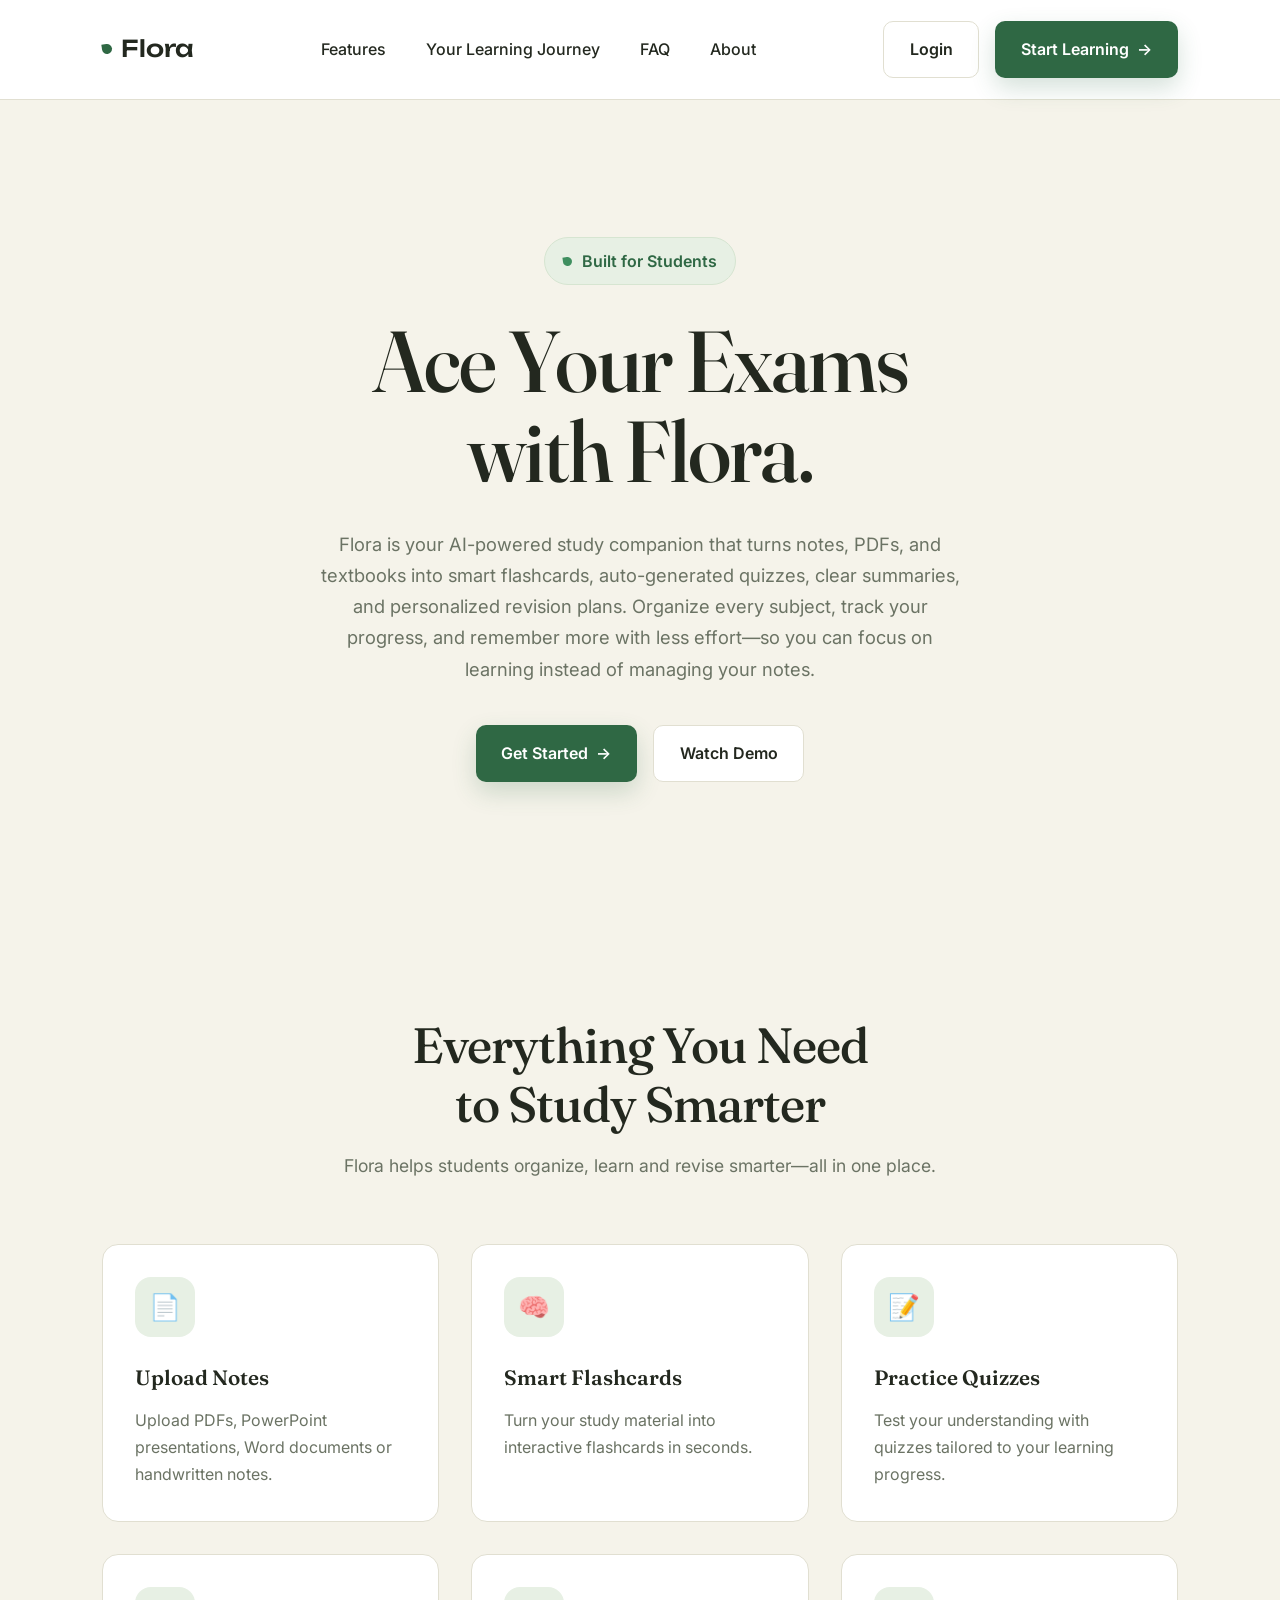
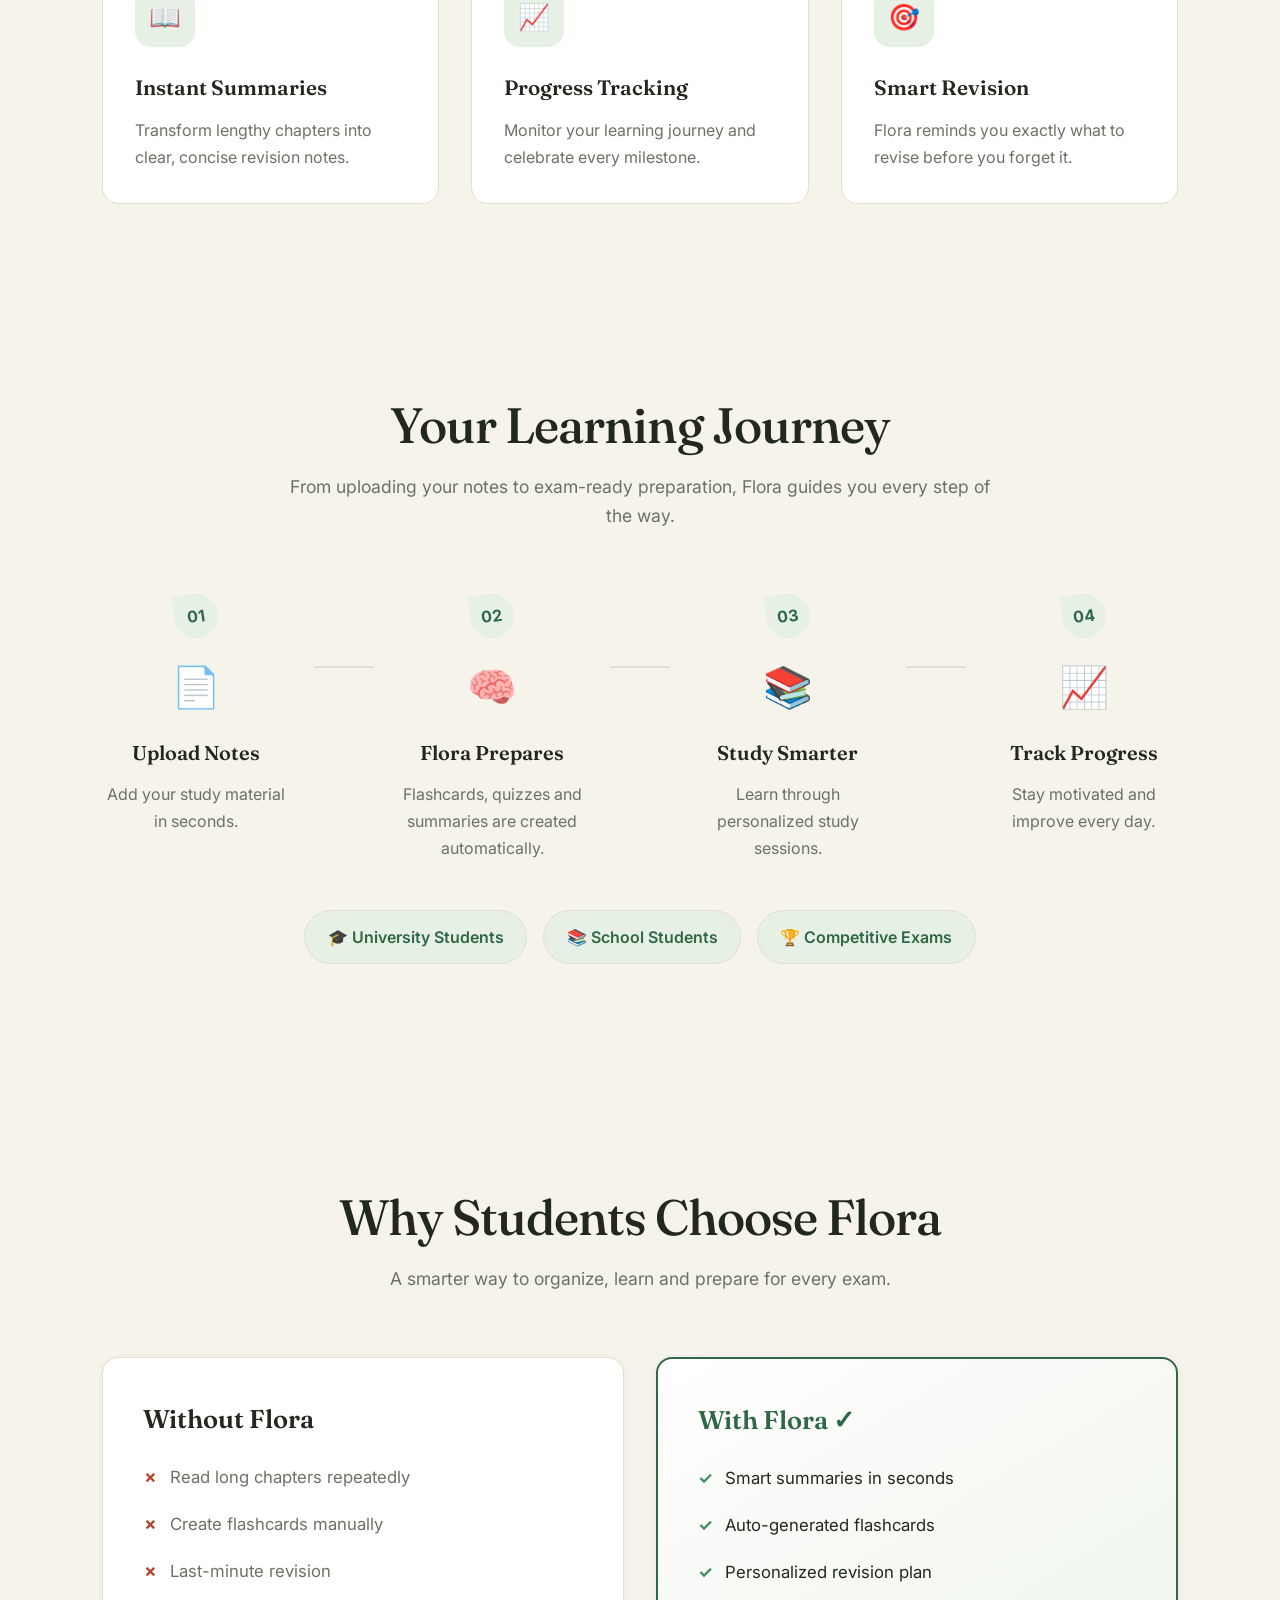
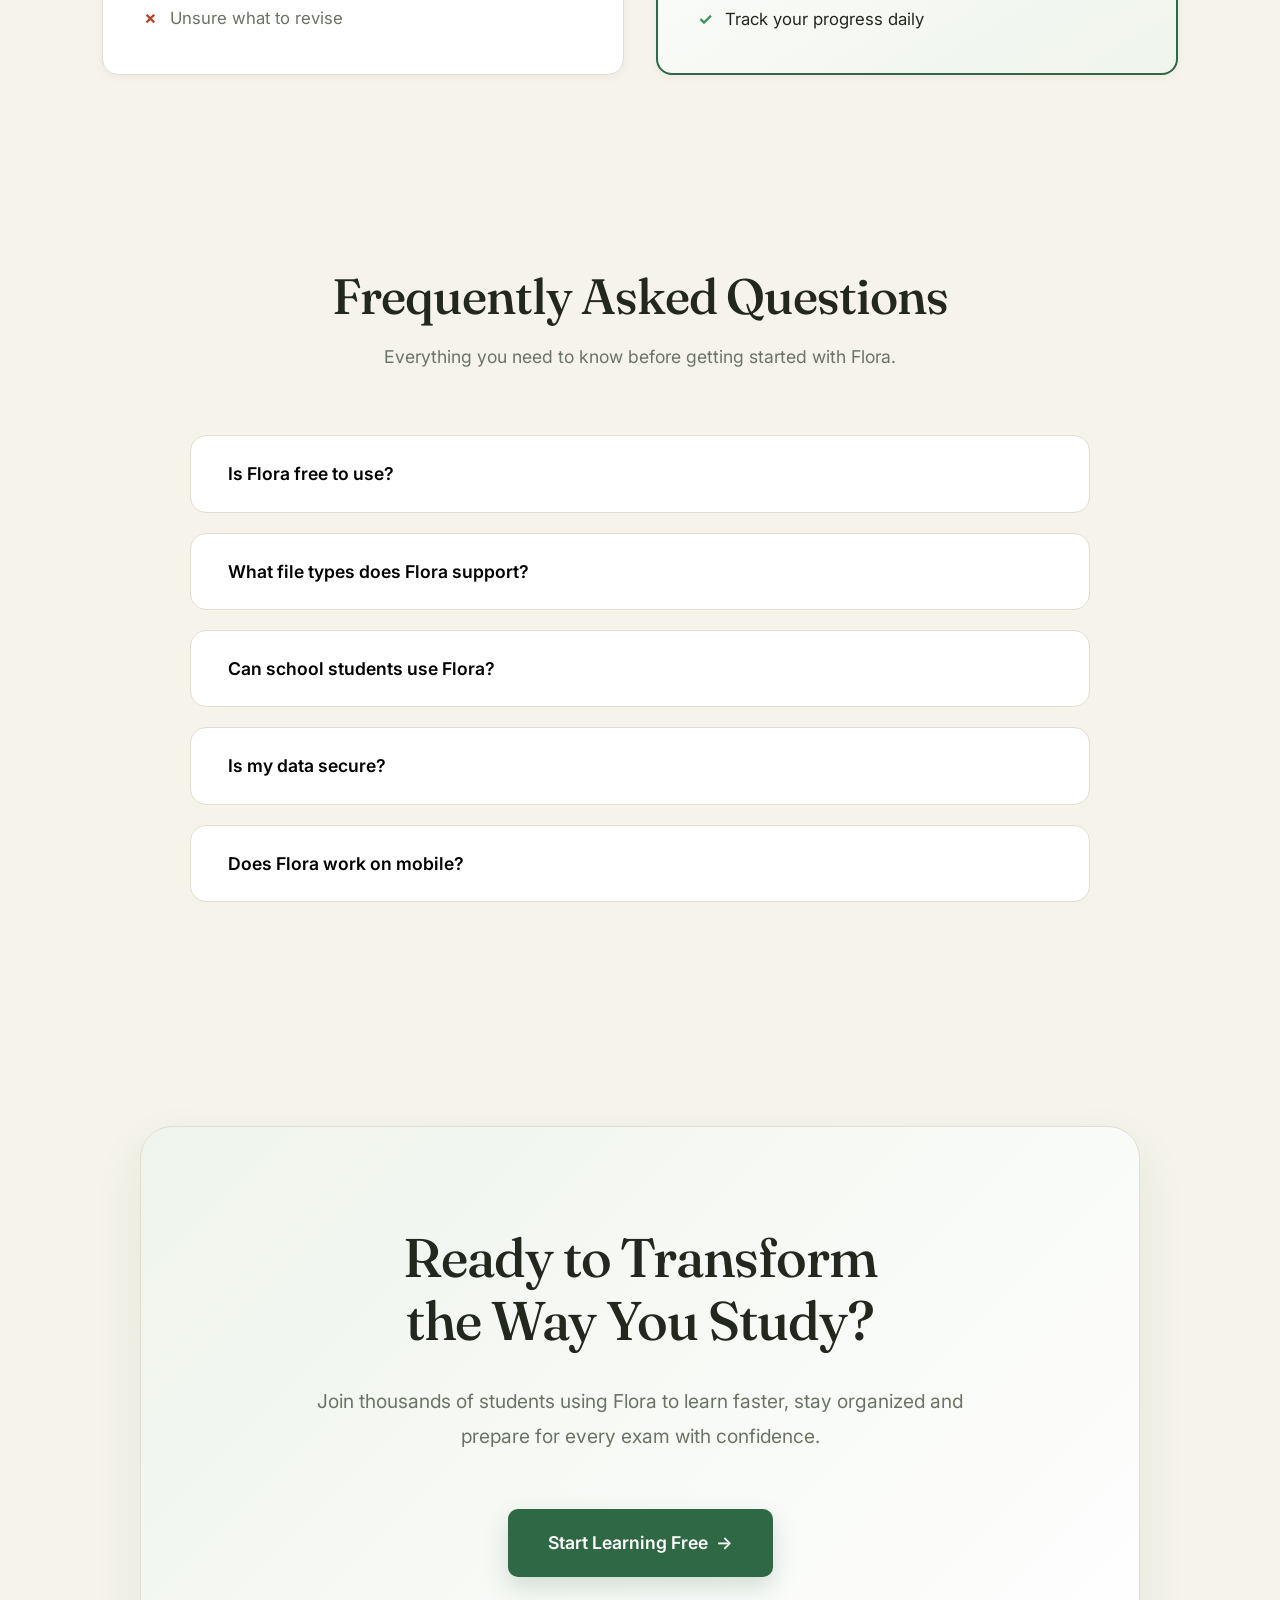
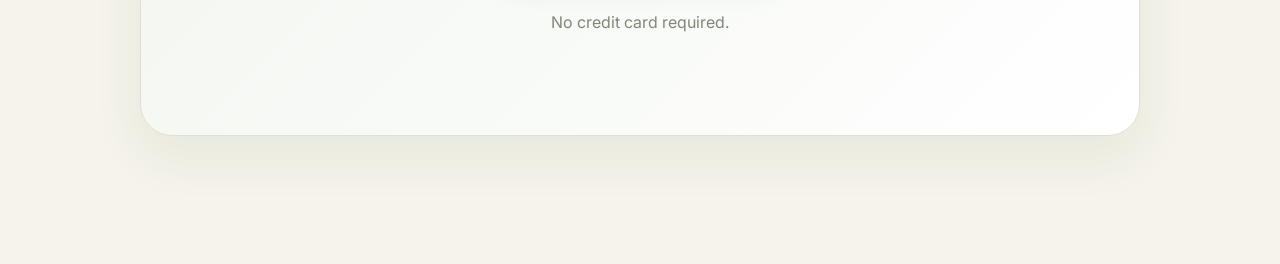
<file: frontend/index.html>
<!DOCTYPE html>
<html lang="en">

<head>

    <meta charset="UTF-8">

    <meta name="viewport" content="width=device-width, initial-scale=1.0">

    <title>Flora | Your Personal AI Tutor</title>

    <!-- Google Font -->
    <link rel="preconnect" href="https://fonts.googleapis.com">

    <link rel="preconnect" href="https://fonts.gstatic.com" crossorigin>

    <link href="https://fonts.googleapis.com/css2?family=Unbounded:wght@200..900&display=swap" rel="stylesheet">

    <!-- CSS -->
    <link rel="stylesheet" href="css/tokens.css">
    <link rel="stylesheet" href="css/components.css">
    <link rel="stylesheet" href="css/animations.css">
    <link rel="stylesheet" href="css/style.css">
    <link rel="stylesheet" href="css/responsive.css">

</head>

<body>

    <!-- =====================================
         Navigation
    ====================================== -->

    <header>

        <nav>

            <a href="#" class="logo-link">
                <span class="logo-text">Flora</span>
            </a>

            <ul class="nav-links">

                <li><a href="#features">Features</a></li>

                <li><a href="#learning-journey">Your Learning Journey</a></li>

                <li><a href="#faq">FAQ</a></li>

                <li><a href="#about">About</a></li>

            </ul>

            <div class="nav-actions">

                <a href="auth.html" class="btn btn-outline" id="nav-login-btn">
                    Login
                </a>

                <a href="auth.html" class="btn btn-primary" id="nav-start-btn">
                    Start Learning
                    <span class="arrow">→</span>
                </a>

            </div>

        </nav>

    </header>

    <!-- =====================================
         Hero Section
    ====================================== -->

    <main>

        <section class="hero">

            <!-- Left Side -->

            <div class="hero-left">

                <div class="hero-badge">

                    <span class="badge-dot"></span>

                    <span>Built for Students</span>

                </div>

                <h1 class="hero-title">
                    Ace Your Exams
                    <br>
                    with Flora.
                </h1>

                <p class="hero-description">

                    Flora is your AI-powered study companion that turns notes, PDFs, and textbooks into
                    smart flashcards, auto-generated quizzes, clear summaries, and personalized revision
                    plans. Organize every subject, track your progress, and remember more with less
                    effort—so you can focus on learning instead of managing your notes.

                </p>

                <div class="hero-buttons">

                    <a href="auth.html" class="btn btn-primary" id="hero-start-btn">

                        Get Started

                        <span class="arrow">→</span>

                    </a>

                    <a href="#features" class="btn btn-outline">

                        Watch Demo

                    </a>

                </div>

            </div>



        </section>

    </main>
    <!-- =====================================
     Features
===================================== -->
    

<section id="features">

    <div class="section-heading">

        <h2>
            Everything You Need
            <br>
            to Study Smarter
        </h2>

        <p>
            Flora helps students organize, learn and revise smarter—all in one place.
        </p>

    </div>

    <div class="features-grid">

        <div class="feature-card">

            <div class="feature-icon">📄</div>

            <h3>Upload Notes</h3>

            <p>
                Upload PDFs, PowerPoint presentations, Word documents or handwritten notes.
            </p>

        </div>

        <div class="feature-card">

            <div class="feature-icon">🧠</div>

            <h3>Smart Flashcards</h3>

            <p>
                Turn your study material into interactive flashcards in seconds.
            </p>

        </div>

        <div class="feature-card">

            <div class="feature-icon">📝</div>

            <h3>Practice Quizzes</h3>

            <p>
                Test your understanding with quizzes tailored to your learning progress.
            </p>

        </div>

        <div class="feature-card">

            <div class="feature-icon">📖</div>

            <h3>Instant Summaries</h3>

            <p>
                Transform lengthy chapters into clear, concise revision notes.
            </p>

        </div>

        <div class="feature-card">

            <div class="feature-icon">📈</div>

            <h3>Progress Tracking</h3>

            <p>
                Monitor your learning journey and celebrate every milestone.
            </p>

        </div>

        <div class="feature-card">

            <div class="feature-icon">🎯</div>

            <h3>Smart Revision</h3>

            <p>
                Flora reminds you exactly what to revise before you forget it.
            </p>

        </div>

    </div>

</section>


    <!-- =====================================
     Learning Journey
===================================== -->

<section id="learning-journey">

    <div class="section-heading">

        <h2>Your Learning Journey</h2>

        <p>
            From uploading your notes to exam-ready preparation,
            Flora guides you every step of the way.
        </p>

    </div>

    <div class="journey-container">

        <div class="journey-step">

            <div class="step-badge">01</div>

            <div class="step-icon">📄</div>

            <h3>Upload Notes</h3>

            <p>
                Add your study material in seconds.
            </p>

        </div>

        <div class="journey-line"></div>

        <div class="journey-step">

            <div class="step-badge">02</div>

            <div class="step-icon">🧠</div>

            <h3>Flora Prepares</h3>

            <p>
                Flashcards, quizzes and summaries are created automatically.
            </p>

        </div>

        <div class="journey-line"></div>

        <div class="journey-step">

            <div class="step-badge">03</div>

            <div class="step-icon">📚</div>

            <h3>Study Smarter</h3>

            <p>
                Learn through personalized study sessions.
            </p>

        </div>

        <div class="journey-line"></div>

        <div class="journey-step">

            <div class="step-badge">04</div>

            <div class="step-icon">📈</div>

            <h3>Track Progress</h3>

            <p>
                Stay motivated and improve every day.
            </p>

        </div>

    </div>

    <div class="audience-tags">

        <span class="audience-tag">
            🎓 University Students
        </span>

        <span class="audience-tag">
            📚 School Students
        </span>

        <span class="audience-tag">
            🏆 Competitive Exams
        </span>

    </div>

</section>

<!-- =====================================
     Why Students Choose Flora
===================================== -->

<section id="why-flora">

    <div class="section-heading">

        <h2>
            Why Students Choose Flora
        </h2>

        <p>
            A smarter way to organize, learn and prepare for every exam.
        </p>

    </div>

    <div class="comparison-container">

        <!-- Without Flora -->

        <div class="comparison-card">

            <h3>Without Flora</h3>

            <ul>

                <li>Read long chapters repeatedly</li>

                <li>Create flashcards manually</li>

                <li>Last-minute revision</li>

                <li>Unsure what to revise</li>

            </ul>

        </div>

        <!-- With Flora -->

        <div class="comparison-card comparison-highlight">

            <h3>With Flora ✓</h3>

            <ul>

                <li>Smart summaries in seconds</li>

                <li>Auto-generated flashcards</li>

                <li>Personalized revision plan</li>

                <li>Track your progress daily</li>

            </ul>

        </div>

    </div>

</section>

<!-- =====================================
     FAQ
===================================== -->

<section id="faq">

    <div class="section-heading">

        <h2>
            Frequently Asked Questions
        </h2>

        <p>
            Everything you need to know before getting started with Flora.
        </p>

    </div>

    <div class="faq-container">

        <div class="faq-item">

            <button class="faq-question">

                Is Flora free to use?

            </button>

            <div class="faq-answer">

                <p>
                    Yes. Flora offers a free plan so you can start studying immediately, with premium features available for advanced learners.
                </p>

            </div>

        </div>

        <div class="faq-item">

            <button class="faq-question">

                What file types does Flora support?

            </button>

            <div class="faq-answer">

                <p>
                    Yes. Flora supports handwritten notes, PDFs, presentations and Word documents.
                </p>

            </div>

        </div>

        <div class="faq-item">

            <button class="faq-question">

                Can school students use Flora?

            </button>

            <div class="faq-answer">

                <p>
                    Absolutely. Flora is designed to help students across school, university and competitive exam preparation.
                </p>

            </div>

        </div>

        <div class="faq-item">

            <button class="faq-question">

                Is my data secure?

            </button>

            <div class="faq-answer">

                <p>
                    Your study material is kept private and handled securely. Your data is never shared without your permission.
                </p>

            </div>

        </div>

        <div class="faq-item">

            <button class="faq-question">

                Does Flora work on mobile?

            </button>

            <div class="faq-answer">

                <p>
                    Yes. Flora is designed to work smoothly across desktop, tablet and mobile devices via website the app is currently not available.
                </p>

            </div>

        </div>

    </div>

</section>

<!-- =====================================
     Final CTA
===================================== -->

<section id="cta">
    <div class="cta-container">

        <h2>

            Ready to Transform
            <br>
            the Way You Study?

        </h2>

        <p>

            Join thousands of students using Flora
            to learn faster, stay organized and prepare
            for every exam with confidence.

        </p>

        <a href="auth.html" class="btn btn-primary" id="cta-start-btn">

            Start Learning Free

            <span>→</span>

        </a>

        <span class="cta-note">

            No credit card required.

        </span>

    </div>
</section>

    <!-- JavaScript -->
    <script src="js/faq.js"></script>
<script src="js/firebase/firebase-app-compat.js"></script>
<script src="js/firebase/firebase-auth-compat.js"></script>
    <script src="js/firebase-config.js"></script>
    <script>
        var cfg = window.FLORA_FIREBASE_CONFIG;
        if (cfg && cfg.apiKey && !cfg.apiKey.includes("YOUR_")) {
            if (!firebase.apps.length) firebase.initializeApp(cfg);
            firebase.auth().onAuthStateChanged(function(user) {
                if (user) {
                    ["nav-login-btn","nav-start-btn","hero-start-btn","cta-start-btn"].forEach(function(id) {
                        var el = document.getElementById(id);
                        if (el) el.href = "dashboard.html";
                    });
                    var l = document.getElementById("nav-login-btn");
                    if (l) l.textContent = "Dashboard";
                    var s = document.getElementById("nav-start-btn");
                    if (s) { s.innerHTML = (user.displayName || "My Flora") + ' <span class="arrow">→</span>'; }
                    var h = document.getElementById("hero-start-btn");
                    if (h) { h.innerHTML = 'Open Dashboard <span class="arrow">→</span>'; }
                    var c = document.getElementById("cta-start-btn");
                    if (c) { c.innerHTML = 'Go to Dashboard <span>→</span>'; }
                }
            });
        }
    </script>
    <script src="js/anime.min.js"></script>
    <script src="js/anime-setup.js" defer></script>
</body>

</html>
</file>
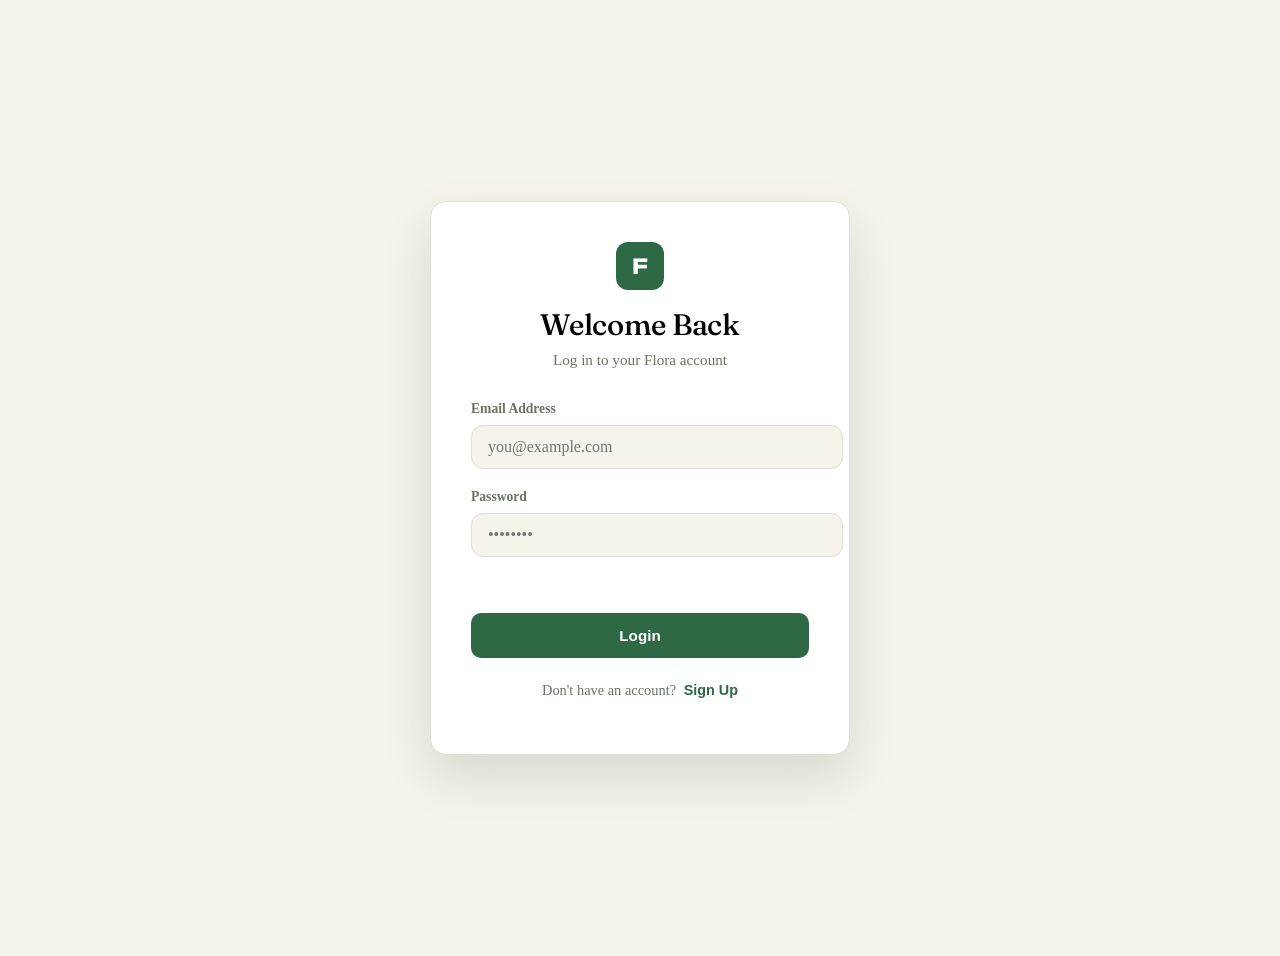
<file: frontend/auth.html>
<!DOCTYPE html>
<html lang="en">
<head>
    <meta charset="UTF-8">
    <meta name="viewport" content="width=device-width, initial-scale=1.0">
    <title>Flora | Login</title>
    <link rel="preconnect" href="https://fonts.googleapis.com">
    <link rel="preconnect" href="https://fonts.gstatic.com" crossorigin>
    <link href="https://fonts.googleapis.com/css2?family=Unbounded:wght@200..900&display=swap" rel="stylesheet">
    <link rel="stylesheet" href="css/tokens.css">
    <link rel="stylesheet" href="css/components.css">
    <link rel="stylesheet" href="css/animations.css">
    <link rel="stylesheet" href="css/auth.css">
</head>
<body class="auth-page">
    <main class="auth-container">
        <div class="auth-box">
            <header class="auth-header">
                <div class="logo-mark">F</div>
                <h1 id="auth-title">Welcome Back</h1>
                <p id="auth-subtitle">Log in to your Flora account</p>
            </header>

            <form id="auth-form" class="auth-form" autocomplete="off">
                <div class="form-group" id="name-group" style="display: none;">
                    <label for="user-name">Full Name</label>
                    <input type="text" id="user-name" placeholder="Shivam" autocomplete="name">
                </div>

                <div class="form-group">
                    <label for="user-email">Email Address</label>
                    <input type="email" id="user-email" placeholder="you@example.com" required autocomplete="email">
                </div>

                <div class="form-group">
                    <label for="user-password">Password</label>
                    <input type="password" id="user-password" placeholder="••••••••" required minlength="6" autocomplete="current-password">
                </div>

                <p id="auth-error" class="auth-error" role="alert"></p>

                <button type="submit" class="primary-btn auth-submit-btn" id="auth-submit-btn">Login</button>
            </form>

            <footer class="auth-footer">
                <p id="auth-toggle-text">Don't have an account? <button type="button" id="auth-toggle-btn">Sign Up</button></p>
            </footer>
        </div>
    </main>

    <script src="js/firebase/firebase-app-compat.js"></script>
    <script src="js/firebase/firebase-auth-compat.js"></script>
    <script src="js/firebase-config.js"></script>
    <script src="js/auth.js"></script>
</body>
</html>
</file>
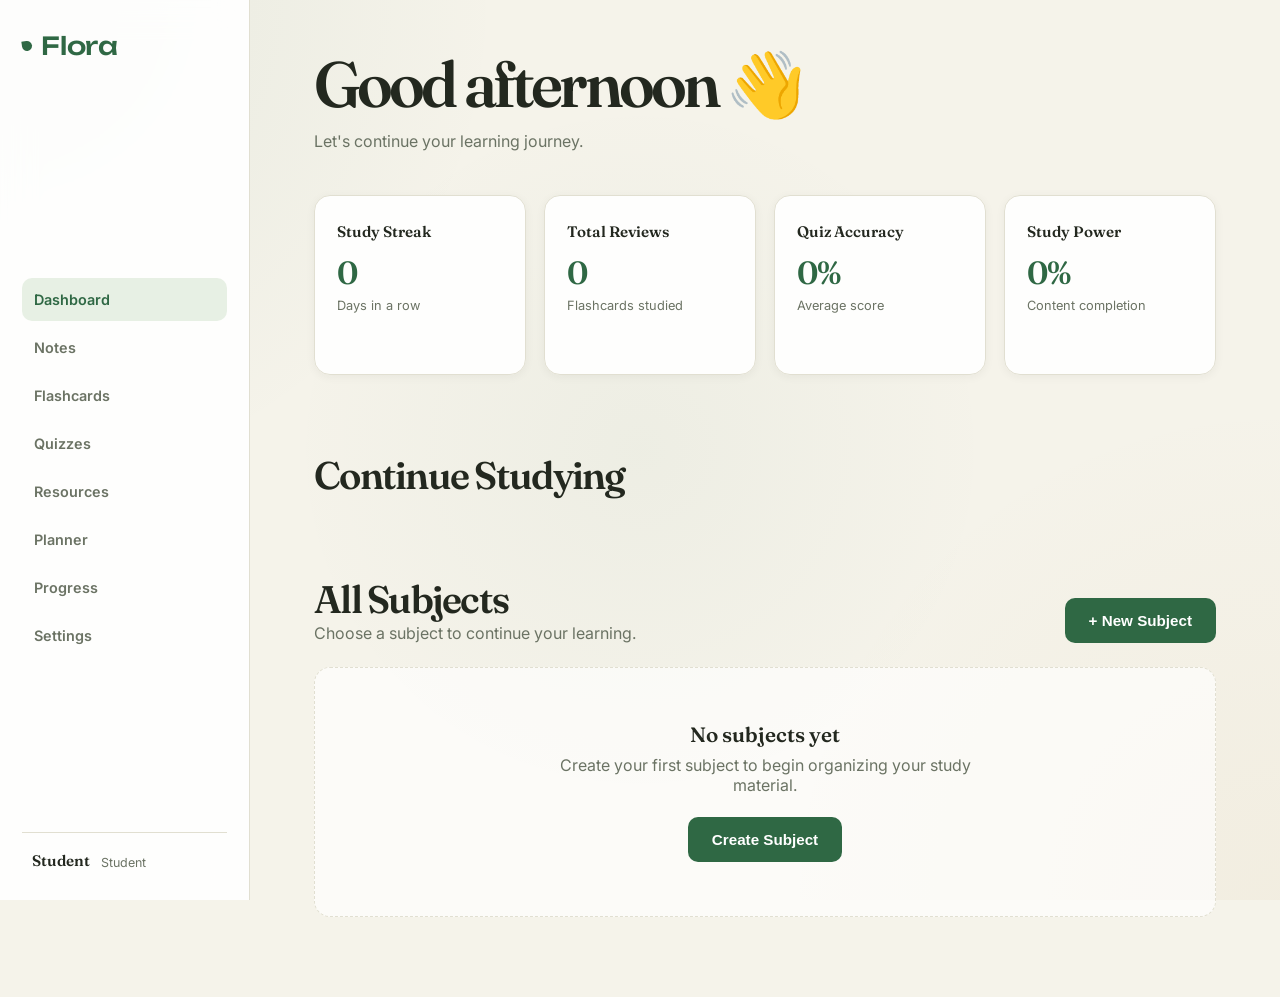
<file: frontend/dashboard.html>
<!DOCTYPE html>
<html lang="en">

<head>
    <meta charset="UTF-8">
    <meta name="viewport" content="width=device-width, initial-scale=1.0">
    <title>Flora | Dashboard</title>

    <link rel="preconnect" href="https://fonts.googleapis.com">
    <link rel="preconnect" href="https://fonts.gstatic.com" crossorigin>
    <link href="https://fonts.googleapis.com/css2?family=Unbounded:wght@200..900&display=swap" rel="stylesheet">

    <link rel="stylesheet" href="css/tokens.css">
    <link rel="stylesheet" href="css/components.css">
    <link rel="stylesheet" href="css/animations.css">
    <link rel="stylesheet" href="css/dashboard.css">
    <link rel="stylesheet" href="css/responsive.css">
</head>

<body class="flora-animated">

    <div class="dashboard">

        <aside class="sidebar">

            <a href="index.html" class="sidebar-logo">

                <h2>Flora</h2>

            </a>

            <nav class="sidebar-nav">
                <a href="dashboard.html" class="nav-item active">Dashboard</a>
                <a href="notes.html" class="nav-item">Notes</a>
                <a href="flashcards.html" class="nav-item">Flashcards</a>
                <a href="quiz.html" class="nav-item">Quizzes</a>
                <a href="resources.html" class="nav-item">Resources</a>
                <a href="planner.html" class="nav-item">Planner</a>
                <a href="progress.html" class="nav-item">Progress</a>
                <a href="settings.html" class="nav-item">Settings</a>
            </nav>

            <div class="sidebar-profile">

                <h4 id="sidebar-user-name">Student</h4>

                <p id="sidebar-user-role">Student</p>

            </div>

        </aside>

        <main class="main-content fade-in">

            <section class="dashboard-header">

                <h1 id="dashboard-greeting">Welcome 👋</h1>

                <p>Let's continue your learning journey.</p>

            </section>

            <section class="stats-grid stagger-children">

                <div class="card stat-card">
                    <h3>Study Streak</h3>
                    <h2 id="stat-streak">0</h2>
                    <p>Days in a row</p>
                </div>

                <div class="card stat-card">
                    <h3>Total Reviews</h3>
                    <h2 id="stat-reviews">0</h2>
                    <p>Flashcards studied</p>
                </div>

                <div class="card stat-card">
                    <h3>Quiz Accuracy</h3>
                    <h2 id="stat-accuracy">0%</h2>
                    <p>Average score</p>
                </div>

                <div class="card stat-card">
                    <h3>Study Power</h3>
                    <h2 id="stat-mastery">0%</h2>
                    <p>Content completion</p>
                </div>

            </section>

            <section class="continue-section">

                <h2 class="section-heading">
                    Continue Studying
                </h2>

                <div class="card learning-card hover-lift" id="continue-study-card" style="display: none;">

                </div>

            </section>

            <section class="subjects-section" id="subjects">

                <div class="section-header">

                    <div>
                        <h2>All Subjects</h2>

                        <p>
                            Choose a subject to continue your learning.
                        </p>
                    </div>

                    <button type="button" class="primary-btn subject-add-btn" id="new-subject-btn">
                        + New Subject
                    </button>

                </div>

                <div class="subjects-grid stagger-children" id="subjects-grid"></div>

            </section>

        </main>

    </div>

    <dialog class="subject-dialog" id="subject-dialog" aria-labelledby="subject-dialog-title">
        <form method="dialog" class="subject-form" id="subject-form">
            <div class="subject-dialog-header">
                <div>
                    <p class="dialog-eyebrow">Subject workspace</p>
                    <h2 id="subject-dialog-title">Create a subject</h2>
                </div>
                <button type="button" class="dialog-close-btn" id="subject-dialog-close" aria-label="Close">&times;</button>
            </div>

            <input type="hidden" id="subject-id">

            <label for="subject-name">Subject name</label>
            <input type="text" id="subject-name" maxlength="50" placeholder="e.g. Mathematics" required>

            <label for="subject-description">Short description <span>Optional</span></label>
            <textarea id="subject-description" maxlength="140" rows="3" placeholder="What are you studying in this subject?"></textarea>

            <p class="form-error" id="subject-form-error" role="alert"></p>

            <div class="subject-form-actions">
                <button type="button" class="secondary-btn" id="subject-cancel-btn">Cancel</button>
                <button type="submit" class="primary-btn" id="subject-save-btn">Create Subject</button>
            </div>
        </form>
    </dialog>

<script src="js/firebase/firebase-app-compat.js"></script>
<script src="js/firebase/firebase-auth-compat.js"></script>
<script src="js/firebase/firebase-firestore-compat.js"></script>
    <script src="js/firebase-config.js"></script>
    <script src="js/auth.js"></script>
    <script src="js/firebase-db.js"></script>
    <script src="js/subjects.js"></script>
    <script src="js/dashboard.js"></script>
    <script src="js/anime.min.js"></script>
    <script src="js/anime-setup.js" defer></script>
</body>

</html>
</file>
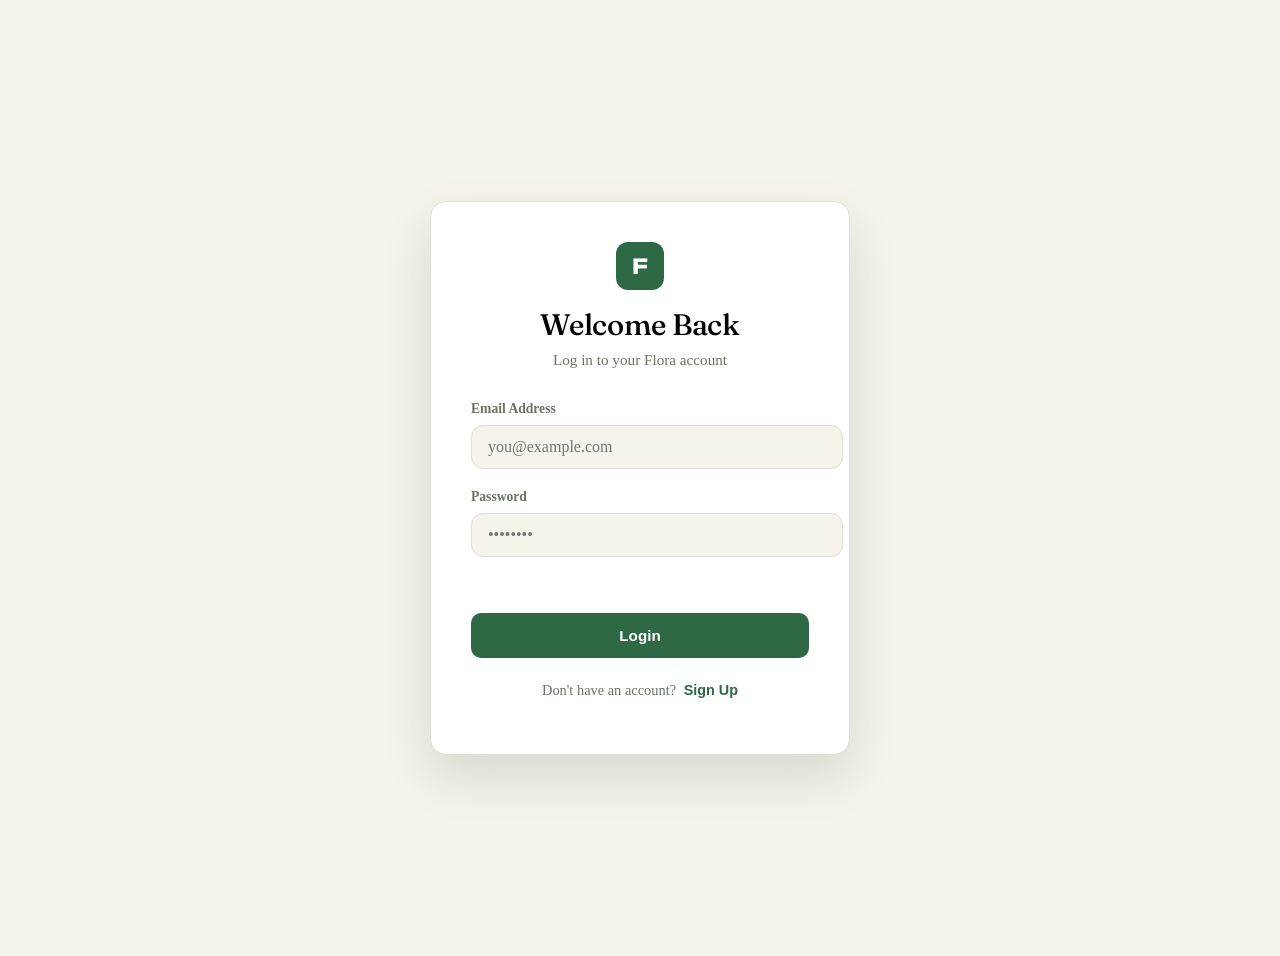
<file: frontend/flashcards.html>
<!DOCTYPE html>
<html lang="en">
<head>
    <meta charset="UTF-8">
    <meta name="viewport" content="width=device-width, initial-scale=1.0">
    <title>Flora | Flashcards</title>
    <link rel="preconnect" href="https://fonts.googleapis.com">
    <link rel="preconnect" href="https://fonts.gstatic.com" crossorigin>
    <link href="https://fonts.googleapis.com/css2?family=Unbounded:wght@200..900&display=swap" rel="stylesheet">
    <link rel="stylesheet" href="css/tokens.css">
    <link rel="stylesheet" href="css/components.css">
    <link rel="stylesheet" href="css/animations.css">
    <link rel="stylesheet" href="css/flashcards.css">
    <link rel="stylesheet" href="css/responsive.css">
</head>
<body class="flora-animated">
    <header class="flashcards-nav">
        <a href="index.html" class="flashcards-logo">Flora</a>
        <nav class="flashcards-nav-links" aria-label="Flashcards navigation">
            <a href="dashboard.html">Dashboard</a>
            <a href="notes.html">Notes</a>
            <a href="flashcards.html" class="active">Flashcards</a>
            <a href="quiz.html">Quizzes</a>
            <a href="resources.html">Resources</a>
            <a href="planner.html">Planner</a>
            <a href="progress.html">Progress</a>
            <a href="settings.html">Settings</a>
        </nav>
        <a href="settings.html" class="flashcards-avatar" title="Settings">?</a>
    </header>

    <main class="flashcards-page fade-in">
        <aside class="flashcards-sidebar">
            <a href="dashboard.html" class="back-btn" style="margin-bottom: 24px;">Back to Dashboard</a>

            <div class="flashcards-sidebar-header">
                <div>
                    <h1>Flashcards</h1>
                    <p>Build your own study deck.</p>
                </div>
                <button type="button" class="primary-btn" id="new-flashcard-btn">+ New Card</button>
                <button type="button" class="study-deck-btn" id="study-flashcards-btn">Study Cards</button>
            </div>

            <div class="flashcard-filters">
                <div class="flashcard-filter-heading">
                    <h2>View Cards</h2>
                    <button type="button" id="clear-flashcard-filters">Clear</button>
                </div>

                <label for="flashcard-subject-filter">Subject</label>
                <select id="flashcard-subject-filter"></select>

                <label for="flashcard-chapter-filter">Chapter</label>
                <select id="flashcard-chapter-filter"></select>

                <p id="flashcard-filter-context" class="flashcard-filter-context"></p>
            </div>

            <label class="flashcard-search" for="flashcard-search">
                <span class="sr-only">Search flashcards</span>
                <input type="search" id="flashcard-search" placeholder="Search flashcards...">
            </label>

            <div class="flashcard-list-header">
                <span id="flashcard-result-count">0 cards</span>
            </div>

            <div class="flashcard-list" id="flashcard-list"></div>
        </aside>

        <section class="flashcard-workspace slide-up">
            <div class="flashcard-workspace-header" id="flashcard-editor-header">
                <div>
                    <p class="flashcard-eyebrow">Card editor</p>
                    <h2 id="flashcard-editor-title">Select a flashcard</h2>
                </div>
                <span id="flashcard-save-status" class="flashcard-save-status hidden" aria-live="polite"></span>
            </div>

            <form id="flashcard-form" class="flashcard-form is-hidden">
                <input type="hidden" id="flashcard-id">

                <div class="flashcard-meta-row">
                    <label>
                        <span>Subject</span>
                        <select id="flashcard-subject-select"></select>
                    </label>
                    <label>
                        <span>Chapter</span>
                        <select id="flashcard-chapter-select"></select>
                    </label>
                </div>

                <label class="flashcard-field" for="flashcard-front">
                    <span>Front / Question</span>
                    <textarea id="flashcard-front" rows="6" maxlength="500" placeholder="What do you want to remember?" required></textarea>
                </label>

                <label class="flashcard-field" for="flashcard-back">
                    <span>Back / Answer</span>
                    <textarea id="flashcard-back" rows="8" maxlength="1000" placeholder="Write the answer or explanation." required></textarea>
                </label>

                <p id="flashcard-form-error" class="flashcard-form-error" role="alert"></p>

                <div class="flashcard-form-actions">
                    <button type="button" class="flashcard-delete-btn" id="delete-flashcard-btn" hidden>Delete Card</button>
                    <button type="submit" class="primary-btn" id="save-flashcard-btn">Save Card</button>
                </div>
            </form>

            <div class="flashcard-editor-empty" id="flashcard-editor-empty">
                <span>F</span>
                <h2>No card selected</h2>
                <p>Select a card from the list or create a new one.</p>
                <button type="button" class="primary-btn" id="empty-new-flashcard-btn">Create Flashcard</button>
            </div>

            <section class="study-session is-hidden" id="study-session" aria-labelledby="study-session-title">
                <div class="study-session-header">
                    <div>
                        <p class="flashcard-eyebrow">Study session</p>
                        <h2 id="study-session-title">Active recall</h2>
                    </div>
                    <button type="button" class="study-exit-btn" id="exit-study-btn">Exit Session</button>
                </div>

                <div class="study-progress-row">
                    <span id="study-card-position">Card 1 of 1</span>
                    <span id="study-context-label">All flashcards</span>
                </div>
                <div class="study-progress-track"><span id="study-progress-fill"></span></div>

                <button type="button" class="study-card" id="study-card" aria-label="Reveal flashcard answer">
                    <span class="study-card-side-label" id="study-card-side-label">Question</span>
                    <span class="study-card-content" id="study-card-content"></span>
                    <span class="study-card-hint" id="study-card-hint">Click to reveal the answer</span>
                </button>

                <div class="study-rating-actions is-hidden" id="study-rating-actions">
                    <button type="button" class="review-again-btn" id="review-again-btn">Review Again</button>
                    <button type="button" class="know-it-btn" id="know-it-btn">Know It</button>
                </div>
            </section>

            <section class="study-summary is-hidden" id="study-summary" aria-labelledby="study-summary-title">
                <span class="study-summary-mark">F</span>
                <p class="flashcard-eyebrow">Session complete</p>
                <h2 id="study-summary-title">Good work</h2>
                <p>You reviewed <strong id="summary-total">0</strong> cards.</p>
                <div class="study-summary-results">
                    <div><strong id="summary-known">0</strong><span>Knew it</span></div>
                    <div><strong id="summary-review">0</strong><span>Review again</span></div>
                </div>
                <div class="study-summary-actions">
                    <button type="button" class="secondary-study-btn" id="back-to-editor-btn">Back to Cards</button>
                    <button type="button" class="primary-btn" id="restart-study-btn">Study Again</button>
                </div>
            </section>
        </section>
    </main>

<script src="js/firebase/firebase-app-compat.js"></script>
<script src="js/firebase/firebase-auth-compat.js"></script>
    <script src="js/firebase/firebase-firestore-compat.js"></script>
    <script src="js/firebase-config.js"></script>
    <script src="js/auth.js"></script>
    <script src="js/firebase-db.js"></script>
    <script src="js/flashcards.js"></script>
    <script src="js/anime.min.js"></script>
    <script src="js/anime-setup.js" defer></script>
</body>
</html>
</file>
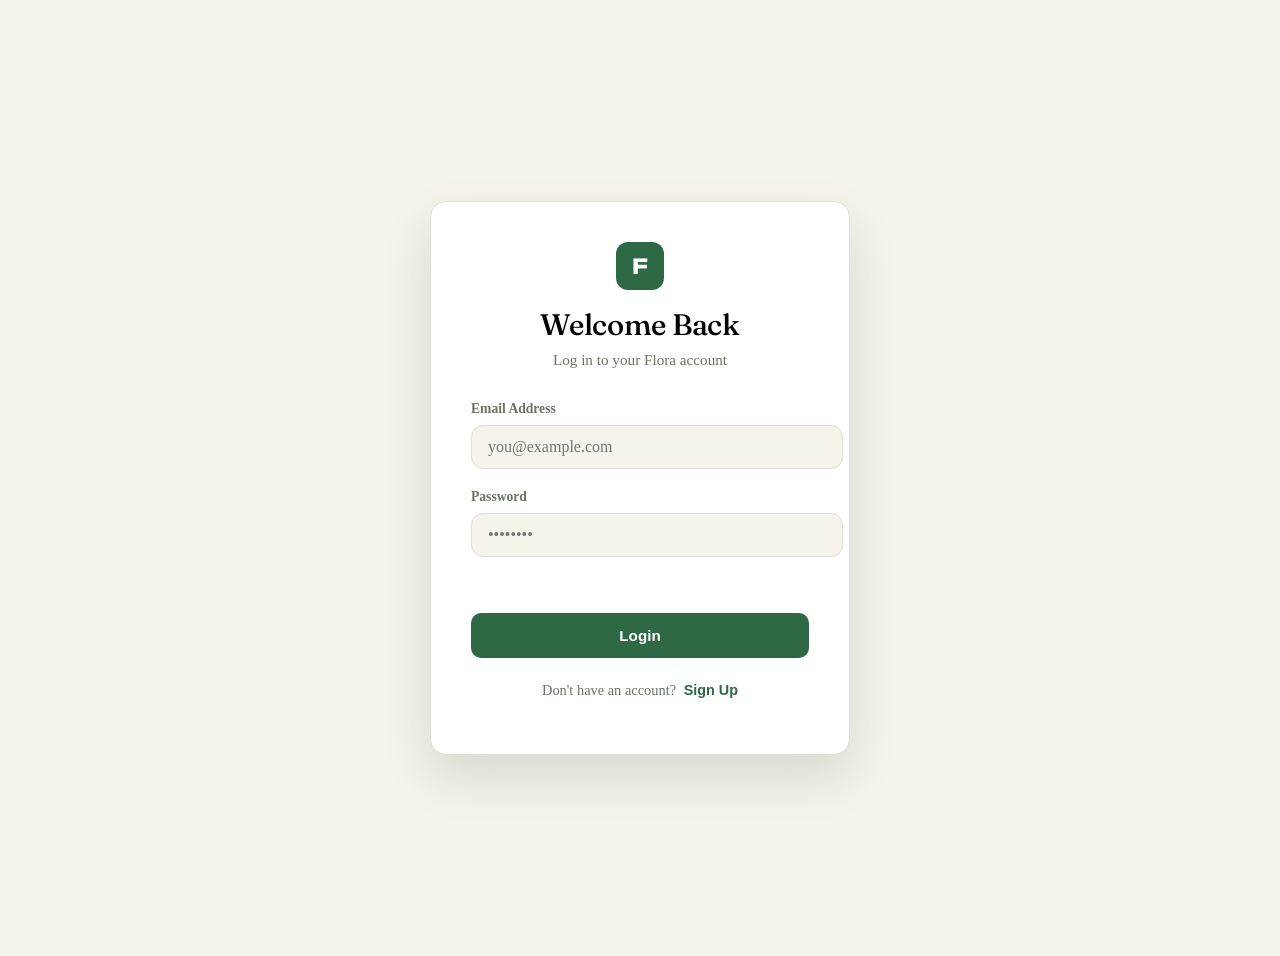
<file: frontend/notes.html>
<!DOCTYPE html>
<html lang="en">

<head>
    <meta charset="UTF-8">
    <meta name="viewport" content="width=device-width, initial-scale=1.0">
    <title>Flora | My Notes</title>

    <link rel="preconnect" href="https://fonts.googleapis.com">
    <link rel="preconnect" href="https://fonts.gstatic.com" crossorigin>
    <link href="https://fonts.googleapis.com/css2?family=Unbounded:wght@200..900&display=swap" rel="stylesheet">
    <link rel="stylesheet" href="css/tokens.css">
    <link rel="stylesheet" href="css/components.css">
    <link rel="stylesheet" href="css/animations.css">
    <link rel="stylesheet" href="css/notes.css">
    <link rel="stylesheet" href="css/responsive.css">
</head>

<body class="flora-animated">

    <header class="notes-nav">
        <a href="index.html" class="notes-nav-logo">Flora</a>
        <div class="notes-nav-center">
        <a href="dashboard.html" class="notes-nav-link notes-dashboard-link">Dashboard</a>
        <a href="notes.html" class="notes-nav-link active">Notes</a>
        <a href="flashcards.html" class="notes-nav-link">Flashcards</a>
        <a href="quiz.html" class="notes-nav-link">Quizzes</a>
        <a href="resources.html" class="notes-nav-link">Resources</a>
        <a href="planner.html" class="notes-nav-link">Planner</a>
        <a href="progress.html" class="notes-nav-link">Progress</a>
        <a href="settings.html" class="notes-nav-link">Settings</a>
    </div>
        <div class="notes-nav-right" aria-label="Local student profile">
            <a href="settings.html" class="notes-nav-avatar" title="Settings">?</a>
        </div>
    </header>

    <main class="notes-page fade-in">

        <!-- ============== Sidebar ============== -->

        <aside class="notes-sidebar">

            <a href="dashboard.html" class="back-btn" style="margin-bottom: 24px;">Back to Dashboard</a>

            <div class="sidebar-header">

                <h2>My Notes</h2>
                <p>Organize everything in one place.</p>

                <button class="primary-btn" id="new-note-btn">
                    + New Note
                </button>

            </div>

            <!-- Folders -->
            <div class="folders-section">
                <div class="folders-header">
                    <h3>My Folders</h3>
                </div>
                <div class="folders-list" id="folders-list"></div>
                <input type="text" id="new-folder-input" class="new-folder-input" placeholder="+ New folder">
            </div>

            <div class="notes-filter-section">
                <div class="notes-filter-header">
                    <h3>Subjects & Chapters</h3>
                    <button type="button" id="clear-note-filters" class="clear-note-filters">Clear View</button>
                </div>
                <select id="note-subject-filter" aria-label="Filter notes by subject"></select>
                <input type="text" id="new-subject-input" class="new-folder-input is-hidden" placeholder="+ New subject">
                <button type="button" class="sidebar-add-btn" id="show-new-subject-btn">+ Add Subject</button>

                <select id="note-chapter-filter" aria-label="Filter notes by chapter"></select>
                <input type="text" id="new-chapter-input" class="new-folder-input is-hidden" placeholder="+ New chapter">
                <button type="button" class="sidebar-add-btn" id="show-new-chapter-btn">+ Add Chapter</button>
                
                <p class="notes-filter-context" id="notes-filter-context"></p>
            </div>

            <div class="search-box">
                <input type="text" id="note-search" placeholder="Search notes...">
            </div>

            <div class="notes-list" id="notes-list"></div>

        </aside>

        <!-- ============== Editor ============== -->

        <section class="notes-editor slide-up">

            <!-- Note Header -->

            <div class="editor-header">

                <div class="editor-title-block">

                    <h2
                        id="note-title"
                        contenteditable="true"
                        role="textbox"
                        aria-label="Note title"
                        aria-multiline="false"
                        data-placeholder="Untitled Note">
                    </h2>

                    <span id="save-status" class="save-status hidden"></span>

                </div>

            </div>


            <!-- Formatting Toolbar -->

            <div class="editor-toolbar">

                <button class="toolbar-btn" data-command="bold" title="Bold (Ctrl+B)">
                    <strong>B</strong>
                </button>

                <button class="toolbar-btn" data-command="italic" title="Italic (Ctrl+I)">
                    <em>I</em>
                </button>

                <button class="toolbar-btn" data-command="underline" title="Underline (Ctrl+U)">
                    <u>U</u>
                </button>

                <button class="toolbar-btn" data-command="formatBlock" data-value="h2" title="Heading">
                    H1
                </button>

                <button class="toolbar-btn" data-command="formatBlock" data-value="h3" title="Subheading">
                    H2
                </button>

                <button class="toolbar-btn" data-command="insertUnorderedList" title="Bullet List">
                    • List
                </button>

                <button class="toolbar-btn" data-command="insertOrderedList" title="Numbered List">
                    1. List
                </button>

            </div>

            <!-- Note Meta -->
            <div class="note-meta-row">
                <div class="note-folder-select">
                    <span class="meta-prefix">Folder:</span>
                    <select id="note-folder-select"></select>
                </div>
                <div class="note-subject-select">
                    <span class="meta-prefix">Subject:</span>
                    <select id="note-subject-select"></select>
                </div>
                <div class="note-chapter-select">
                    <span class="meta-prefix">Chapter:</span>
                    <select id="note-chapter-select"></select>
                </div>
            </div>

            <!-- Writing Area -->

            <div class="note-editor" id="note-editor" contenteditable="true"
                data-placeholder="Start typing your notes here...">
            </div>


            <!-- AI Tools -->

            <div class="ai-tools">

                <div class="ai-buttons">

                    <button class="tool-btn" id="ai-summarize-btn" type="button">
                        ✨ Summarize
                    </button>

                    <button class="tool-btn" id="ai-flashcards-btn" type="button">
                        🧠 Flashcards
                    </button>

                    <button class="tool-btn" id="ai-quiz-btn" type="button">
                        ❓ Quiz
                    </button>

                    <button class="tool-btn" id="ai-explain-btn" type="button">
                        💡 Explain
                    </button>

                    <button class="tool-btn ai-settings-btn" id="ai-settings-btn" type="button">
                        ⚙️ AI Settings
                    </button>

                </div>

                <div id="ai-output" class="ai-output is-hidden">
                    <div class="ai-output-header">
                        <span id="ai-output-label">AI Response</span>
                        <button type="button" id="ai-output-close" class="ai-output-close">&times;</button>
                    </div>
                    <div id="ai-output-content" class="ai-output-content"></div>
                    <div id="ai-output-actions" class="ai-output-actions is-hidden">
                        <button type="button" class="primary-btn" id="ai-save-result-btn">Save to Flora</button>
                    </div>
                </div>

                <p id="ai-status" class="ai-status"></p>

            </div>

            <!-- AI Settings Dialog -->
            <dialog class="ai-settings-dialog" id="ai-settings-dialog">
                <form method="dialog" id="ai-settings-form">
                    <div class="ai-settings-header">
                        <div>
                            <p class="ai-settings-eyebrow">AI Configuration</p>
                            <h2>AI Settings</h2>
                        </div>
                        <button type="button" class="ai-settings-close-btn" id="ai-settings-close">&times;</button>
                    </div>

                    <label for="ai-api-key">OpenRouter API Key</label>
                    <input type="password" id="ai-api-key" placeholder="Paste your OpenRouter key (sk-or-v1-...)">
                    <p class="ai-key-help">Get a free key from <a href="https://openrouter.ai/keys" target="_blank" rel="noopener">openrouter.ai/keys</a>. Sign in with Google or GitHub. Your key is stored only in your browser.</p>

                    <label for="ai-model-select">AI Model</label>
                    <select id="ai-model-select">
                        <option value="">-- Save key first, then load models --</option>
                    </select>
                    <button type="button" class="secondary-ai-btn" id="ai-load-models-btn" style="width:100%;margin:8px 0 16px;">Load Free Models</button>

                    <div class="ai-settings-actions">
                        <button type="button" class="secondary-ai-btn" id="ai-settings-cancel">Cancel</button>
                        <button type="submit" class="primary-btn">Save Settings</button>
                    </div>
                </form>
            </dialog>

        </section>

    </main>
<script src="js/firebase/firebase-app-compat.js"></script>
<script src="js/firebase/firebase-auth-compat.js"></script>
    <script src="js/firebase/firebase-firestore-compat.js"></script>
    <script src="js/firebase-config.js"></script>
    <script src="js/auth.js"></script>
    <script src="js/firebase-db.js"></script>
    <script src="js/ai.js" defer></script>
    <script src="js/notes.js" defer></script>
    <script src="js/anime.min.js"></script>
    <script src="js/anime-setup.js" defer></script>
</body>

</html>
</file>
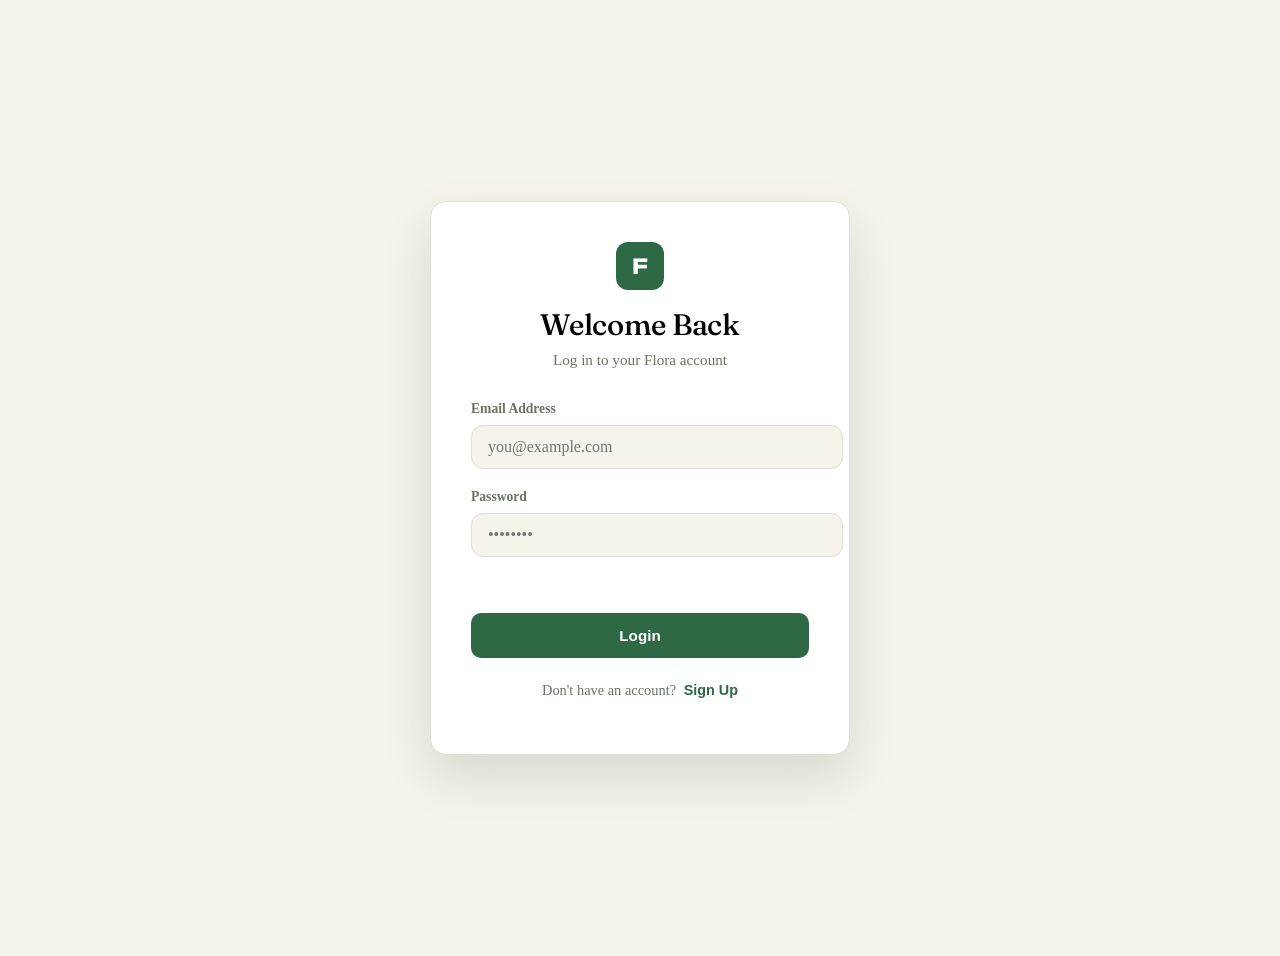
<file: frontend/planner.html>
<!DOCTYPE html>
<html lang="en">
<head>
    <meta charset="UTF-8">
    <meta name="viewport" content="width=device-width, initial-scale=1.0">
    <title>Flora | Planner</title>
    <link rel="preconnect" href="https://fonts.googleapis.com">
    <link rel="preconnect" href="https://fonts.gstatic.com" crossorigin>
    <link href="https://fonts.googleapis.com/css2?family=Unbounded:wght@200..900&display=swap" rel="stylesheet">
    <link rel="stylesheet" href="css/tokens.css">
    <link rel="stylesheet" href="css/components.css">
    <link rel="stylesheet" href="css/animations.css">
    <link rel="stylesheet" href="css/planner.css">
</head>
<body class="flora-animated planner-page-body">
    <main class="planner-page fade-in">
        <header class="planner-header">
            <a href="dashboard.html" class="back-btn" style="margin-bottom: 26px;">Back to Dashboard</a>
            <p class="planner-eyebrow">Study planning</p>
            <h1>Planner</h1>
            <p>Schedule your study tasks by subject, chapter, date, and priority.</p>
        </header>

        <section class="planner-layout">
            <aside class="planner-panel">
                <div class="planner-panel-header">
                    <h2>Tasks</h2>
                    <button type="button" class="primary-btn" id="new-task-btn">+ New Task</button>
                </div>

                <div class="planner-filters">
                    <label for="planner-search">Search</label>
                    <input type="search" id="planner-search" placeholder="Search tasks...">

                    <label for="planner-status-filter">Status</label>
                    <select id="planner-status-filter">
                        <option value="">All statuses</option>
                        <option value="todo">To do</option>
                        <option value="done">Done</option>
                    </select>

                    <label for="planner-subject-filter">Subject</label>
                    <select id="planner-subject-filter"></select>
                </div>

                <div class="planner-task-list" id="planner-task-list"></div>
            </aside>

            <section class="planner-editor-wrap">
                <div class="planner-editor-header">
                    <div>
                        <p class="planner-eyebrow small">Task editor</p>
                        <h2 id="planner-editor-title">Select a task</h2>
                    </div>
                    <span id="planner-save-status" class="planner-save-status hidden"></span>
                </div>

                <form id="planner-form" class="planner-form is-hidden">
                    <input type="hidden" id="planner-task-id">

                    <label for="planner-task-title">Task title</label>
                    <input type="text" id="planner-task-title" maxlength="120" placeholder="e.g. Review chapter 4 notes" required>

                    <div class="planner-meta-grid">
                        <label>
                            <span>Subject</span>
                            <select id="planner-task-subject"></select>
                        </label>
                        <label>
                            <span>Chapter</span>
                            <select id="planner-task-chapter"></select>
                        </label>
                        <label>
                            <span>Due date</span>
                            <input type="date" id="planner-task-due-date">
                        </label>
                        <label>
                            <span>Priority</span>
                            <select id="planner-task-priority">
                                <option value="low">Low</option>
                                <option value="medium">Medium</option>
                                <option value="high">High</option>
                            </select>
                        </label>
                    </div>

                    <label for="planner-task-notes">Notes <small>Optional</small></label>
                    <textarea id="planner-task-notes" rows="4" maxlength="300" placeholder="Any details for this task?"></textarea>

                    <label class="planner-checkbox">
                        <input type="checkbox" id="planner-task-done">
                        <span>Mark as completed</span>
                    </label>

                    <p id="planner-form-error" class="planner-form-error" role="alert"></p>

                    <div class="planner-actions">
                        <button type="button" class="danger-btn" id="delete-task-btn" hidden>Delete Task</button>
                        <button type="submit" class="primary-btn">Save Task</button>
                    </div>
                </form>

                <div class="planner-empty" id="planner-empty">
                    <span>P</span>
                    <h2>No task selected</h2>
                    <p>Select a task from the list or create a new one.</p>
                    <button type="button" class="primary-btn" id="empty-new-task-btn">Create Task</button>
                </div>
            </section>
        </section>
    </main>

<script src="js/firebase/firebase-app-compat.js"></script>
<script src="js/firebase/firebase-auth-compat.js"></script>
    <script src="js/firebase/firebase-firestore-compat.js"></script>
    <script src="js/firebase-config.js"></script>
    <script src="js/auth.js"></script>
    <script src="js/firebase-db.js"></script>
    <script src="js/planner.js"></script>
    <script src="js/anime.min.js"></script>
    <script src="js/anime-setup.js" defer></script>
</body>
</html>
</file>
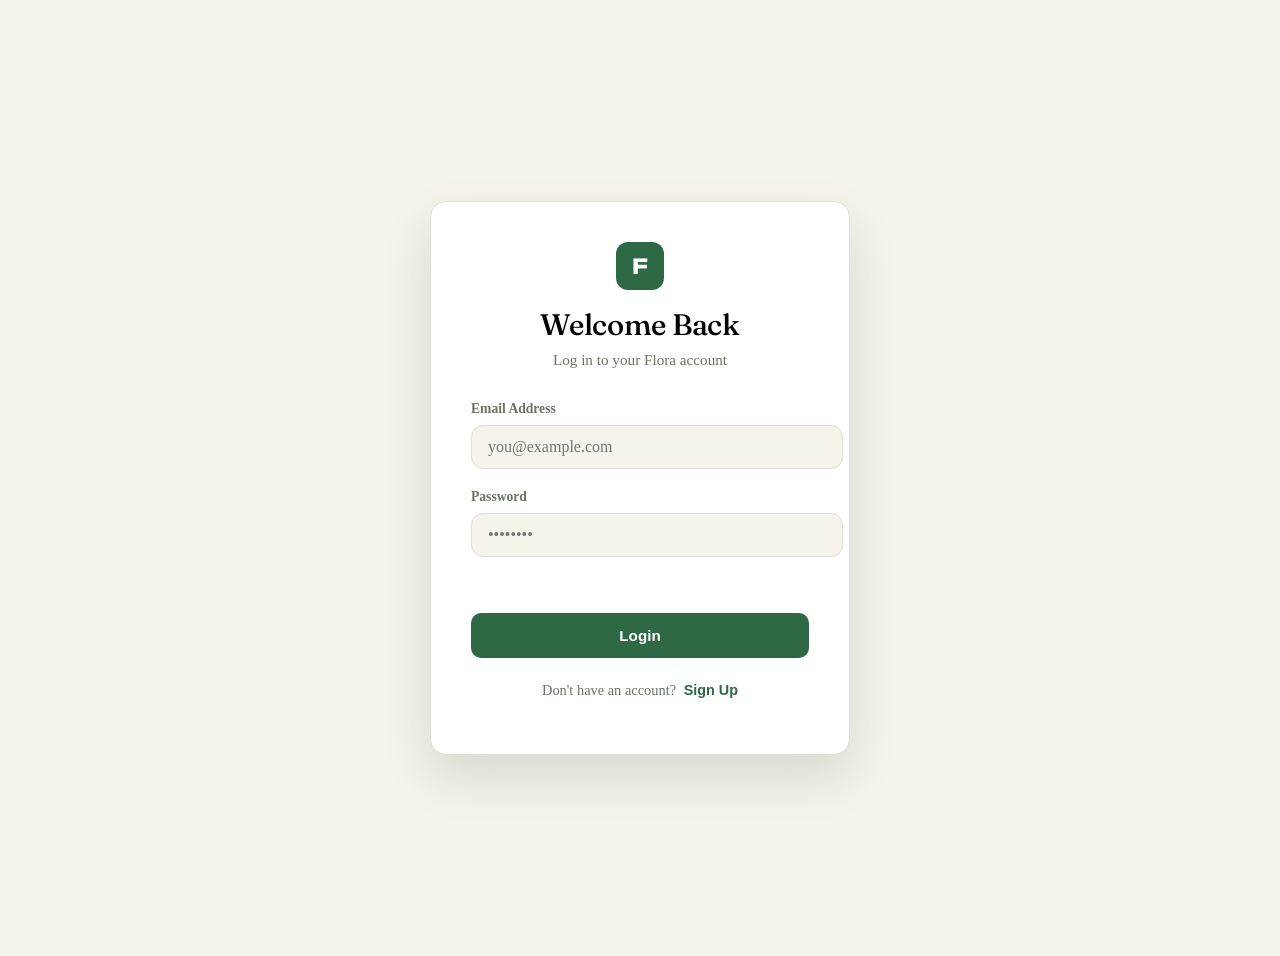
<file: frontend/progress.html>
<!DOCTYPE html>
<html lang="en">
<head>
    <meta charset="UTF-8">
    <meta name="viewport" content="width=device-width, initial-scale=1.0">
    <title>Flora | Progress</title>
    <link rel="preconnect" href="https://fonts.googleapis.com">
    <link rel="preconnect" href="https://fonts.gstatic.com" crossorigin>
    <link href="https://fonts.googleapis.com/css2?family=Unbounded:wght@200..900&display=swap" rel="stylesheet">
    <link rel="stylesheet" href="css/tokens.css">
    <link rel="stylesheet" href="css/components.css">
    <link rel="stylesheet" href="css/animations.css">
    <link rel="stylesheet" href="css/progress.css">
</head>
<body class="flora-animated progress-page-body">
    <main class="progress-page fade-in">
        <header class="progress-header">
            <a href="dashboard.html" class="back-btn" style="margin-bottom: 26px;">Back to Dashboard</a>
            <p class="progress-eyebrow">Analytics</p>
            <h1>Your Progress</h1>
            <p>Track your work across notes, flashcards, quizzes, and chapter completion.</p>
        </header>

        <section class="progress-overview-grid" id="progress-overview-grid">
            <article class="progress-card"><h2 id="progress-streak">0</h2><p>Day streak</p></article>
            <article class="progress-card"><h2 id="progress-notes">0</h2><p>Total notes</p></article>
            <article class="progress-card"><h2 id="progress-reviews">0</h2><p>Flashcard reviews</p></article>
            <article class="progress-card"><h2 id="progress-accuracy">0%</h2><p>Quiz accuracy</p></article>
            <article class="progress-card"><h2 id="progress-chapters">0%</h2><p>Chapter completion</p></article>
            <article class="progress-card"><h2 id="progress-resources">0</h2><p>Saved resources</p></article>
        </section>

        <section class="progress-section">
            <div class="section-head"><h2>Subject Breakdown</h2><p>See progress for each subject.</p></div>
            <div class="subject-progress-list" id="subject-progress-list"></div>
        </section>

        <section class="progress-section">
            <div class="section-head"><h2>Recent Activity</h2><p>Your most recent learning actions.</p></div>
            <div class="activity-list" id="activity-list"></div>
        </section>
    </main>

<script src="js/firebase/firebase-app-compat.js"></script>
<script src="js/firebase/firebase-auth-compat.js"></script>
    <script src="js/firebase/firebase-firestore-compat.js"></script>
    <script src="js/firebase-config.js"></script>
    <script src="js/auth.js"></script>
    <script src="js/firebase-db.js"></script>
    <script src="js/progress.js"></script>
    <script src="js/anime.min.js"></script>
    <script src="js/anime-setup.js" defer></script>
</body>
</html>
</file>
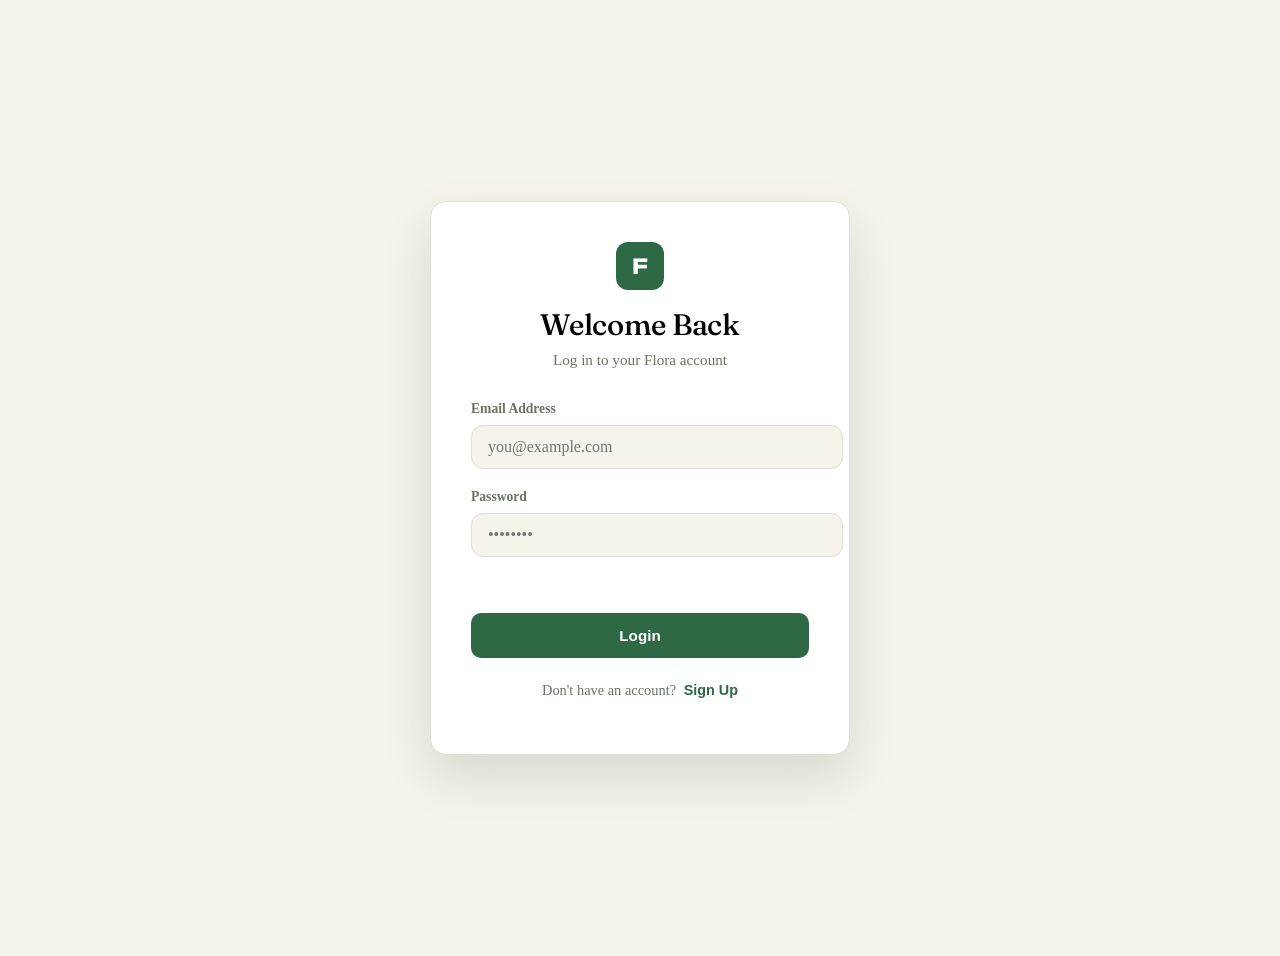
<file: frontend/quiz.html>
<!DOCTYPE html>
<html lang="en">
<head>
    <meta charset="UTF-8">
    <meta name="viewport" content="width=device-width, initial-scale=1.0">
    <title>Flora | Quiz Builder</title>
    <link rel="preconnect" href="https://fonts.googleapis.com">
    <link rel="preconnect" href="https://fonts.gstatic.com" crossorigin>
    <link href="https://fonts.googleapis.com/css2?family=Unbounded:wght@200..900&display=swap" rel="stylesheet">
    <link rel="stylesheet" href="css/tokens.css">
    <link rel="stylesheet" href="css/components.css">
    <link rel="stylesheet" href="css/animations.css">
    <link rel="stylesheet" href="css/quiz.css">
    <link rel="stylesheet" href="css/responsive.css">
</head>
<body class="flora-animated">
    <header class="quiz-nav">
        <a href="index.html" class="quiz-logo">Flora</a>
        <nav class="quiz-nav-links" aria-label="Quiz navigation">
            <a href="dashboard.html">Dashboard</a>
            <a href="notes.html">Notes</a>
            <a href="flashcards.html">Flashcards</a>
            <a href="quiz.html" class="active">Quizzes</a>
            <a href="resources.html">Resources</a>
            <a href="planner.html">Planner</a>
            <a href="progress.html">Progress</a>
            <a href="settings.html">Settings</a>
        </nav>
        <a href="settings.html" class="quiz-avatar" title="Settings">?</a>
    </header>

    <main class="quiz-page fade-in">
        <aside class="quiz-sidebar">
            <a href="dashboard.html" class="back-btn" style="margin-bottom: 24px;">Back to Dashboard</a>

            <div class="quiz-sidebar-header">
                <h1>Quizzes</h1>
                <p>Build multiple-choice practice sets.</p>
                <button type="button" class="primary-btn" id="new-quiz-btn">+ New Quiz</button>
            </div>

            <div class="quiz-filters">
                <div class="quiz-filter-heading">
                    <h2>View Quizzes</h2>
                    <button type="button" id="clear-quiz-filters">Clear</button>
                </div>

                <label for="quiz-subject-filter">Subject</label>
                <select id="quiz-subject-filter"></select>

                <label for="quiz-chapter-filter">Chapter</label>
                <select id="quiz-chapter-filter"></select>

                <p id="quiz-filter-context" class="quiz-filter-context"></p>
            </div>

            <label class="quiz-search" for="quiz-search">
                <span class="sr-only">Search quizzes</span>
                <input type="search" id="quiz-search" placeholder="Search quizzes...">
            </label>

            <div class="quiz-list-header">
                <span id="quiz-result-count">0 quizzes</span>
            </div>

            <div class="quiz-list" id="quiz-list"></div>
        </aside>

        <section class="quiz-workspace slide-up">
            <div class="quiz-workspace-header">
                <div>
                    <p class="quiz-eyebrow">Quiz builder</p>
                    <h2 id="quiz-editor-title">Select a quiz</h2>
                </div>
                <span id="quiz-save-status" class="quiz-save-status hidden" aria-live="polite"></span>
            </div>

            <form id="quiz-form" class="quiz-form is-hidden">
                <input type="hidden" id="quiz-id">

                <div class="quiz-meta-row">
                    <label>
                        <span>Subject</span>
                        <select id="quiz-subject-select"></select>
                    </label>
                    <label>
                        <span>Chapter</span>
                        <select id="quiz-chapter-select"></select>
                    </label>
                </div>

                <label class="quiz-field" for="quiz-title">
                    <span>Quiz title</span>
                    <input type="text" id="quiz-title" maxlength="80" placeholder="e.g. Cell Biology Review" required>
                </label>

                <label class="quiz-field" for="quiz-description">
                    <span>Description <small>Optional</small></span>
                    <textarea id="quiz-description" rows="3" maxlength="220" placeholder="What will this quiz cover?"></textarea>
                </label>

                <div class="questions-heading">
                    <div>
                        <h3>Questions</h3>
                        <p id="question-count">0 questions</p>
                    </div>
                    <button type="button" class="add-question-btn" id="add-question-btn">+ Add Question</button>
                </div>

                <div class="question-list" id="question-list"></div>

                <p id="quiz-form-error" class="quiz-form-error" role="alert"></p>

                <div class="quiz-form-actions">
                    <button type="button" class="quiz-delete-btn" id="delete-quiz-btn" hidden>Delete Quiz</button>
                    <div class="quiz-form-right-actions">
                        <button type="button" class="start-quiz-btn" id="start-quiz-btn" hidden>Start Quiz</button>
                        <button type="submit" class="primary-btn">Save Quiz</button>
                    </div>
                </div>
            </form>

            <div class="quiz-editor-empty" id="quiz-editor-empty">
                <span>Q</span>
                <h2>No quiz selected</h2>
                <p>Select a quiz from the list or build a new one.</p>
                <button type="button" class="primary-btn" id="empty-new-quiz-btn">Create Quiz</button>
            </div>

            <section class="take-quiz is-hidden" id="take-quiz" aria-labelledby="take-quiz-title">
                <div class="take-quiz-header">
                    <div>
                        <p class="quiz-eyebrow">Quiz session</p>
                        <h2 id="take-quiz-title">Quiz</h2>
                    </div>
                    <button type="button" class="take-quiz-exit-btn" id="exit-take-quiz-btn">Exit Quiz</button>
                </div>

                <div class="take-quiz-progress-row">
                    <span id="take-quiz-position">Question 1 of 1</span>
                    <span id="take-quiz-context"></span>
                </div>
                <div class="take-quiz-progress-track"><span id="take-quiz-progress-fill"></span></div>

                <div class="take-quiz-question" id="take-quiz-question">
                    <p class="take-quiz-prompt" id="take-quiz-prompt"></p>
                    <div class="take-quiz-options" id="take-quiz-options"></div>
                </div>

                <div class="take-quiz-nav">
                    <button type="button" class="secondary-quiz-btn" id="take-quiz-prev" disabled>Previous</button>
                    <button type="button" class="primary-btn" id="take-quiz-next">Next</button>
                    <button type="button" class="primary-btn take-quiz-submit is-hidden" id="take-quiz-submit">Submit Quiz</button>
                </div>
            </section>

            <section class="quiz-results is-hidden" id="quiz-results" aria-labelledby="quiz-results-title">
                <div class="quiz-results-header">
                    <span class="quiz-results-mark">Q</span>
                    <p class="quiz-eyebrow">Quiz complete</p>
                    <h2 id="quiz-results-title">Results</h2>
                    <p>You scored <strong id="results-score">0</strong> out of <strong id="results-total">0</strong> (<strong id="results-percentage">0</strong>%)</p>
                </div>

                <div class="quiz-results-review" id="quiz-results-review"></div>

                <div class="quiz-results-actions">
                    <button type="button" class="secondary-quiz-btn" id="results-back-btn">Back to Quizzes</button>
                    <button type="button" class="primary-btn" id="results-retake-btn">Retake Quiz</button>
                </div>
            </section>
        </section>
    </main>

    <dialog class="question-dialog" id="question-dialog" aria-labelledby="question-dialog-title">
        <form method="dialog" class="question-form" id="question-form">
            <div class="question-dialog-header">
                <div>
                    <p class="quiz-eyebrow">Multiple choice</p>
                    <h2 id="question-dialog-title">Add question</h2>
                </div>
                <button type="button" class="question-close-btn" id="question-dialog-close" aria-label="Close">&times;</button>
            </div>

            <input type="hidden" id="question-id">

            <label for="question-prompt">Question</label>
            <textarea id="question-prompt" rows="3" maxlength="500" placeholder="Write the question." required></textarea>

            <fieldset class="option-fields">
                <legend>Answer options</legend>
                <p>Select the radio button beside the correct answer.</p>

                <label><input type="radio" name="correct-option" value="0" checked><span>A</span><input type="text" class="question-option" maxlength="250" placeholder="Option A" required></label>
                <label><input type="radio" name="correct-option" value="1"><span>B</span><input type="text" class="question-option" maxlength="250" placeholder="Option B" required></label>
                <label><input type="radio" name="correct-option" value="2"><span>C</span><input type="text" class="question-option" maxlength="250" placeholder="Option C" required></label>
                <label><input type="radio" name="correct-option" value="3"><span>D</span><input type="text" class="question-option" maxlength="250" placeholder="Option D" required></label>
            </fieldset>

            <p id="question-form-error" class="quiz-form-error" role="alert"></p>

            <div class="question-form-actions">
                <button type="button" class="secondary-quiz-btn" id="question-cancel-btn">Cancel</button>
                <button type="submit" class="primary-btn" id="question-save-btn">Add Question</button>
            </div>
        </form>
    </dialog>
    
<script src="js/firebase/firebase-app-compat.js"></script>
<script src="js/firebase/firebase-auth-compat.js"></script>
    <script src="js/firebase/firebase-firestore-compat.js"></script>
    <script src="js/firebase-config.js"></script>
    <script src="js/auth.js"></script>
    <script src="js/firebase-db.js"></script>
    <script src="js/quiz.js"></script>
    <script src="js/anime.min.js"></script>
    <script src="js/anime-setup.js" defer></script>
</body>
</html>
</file>
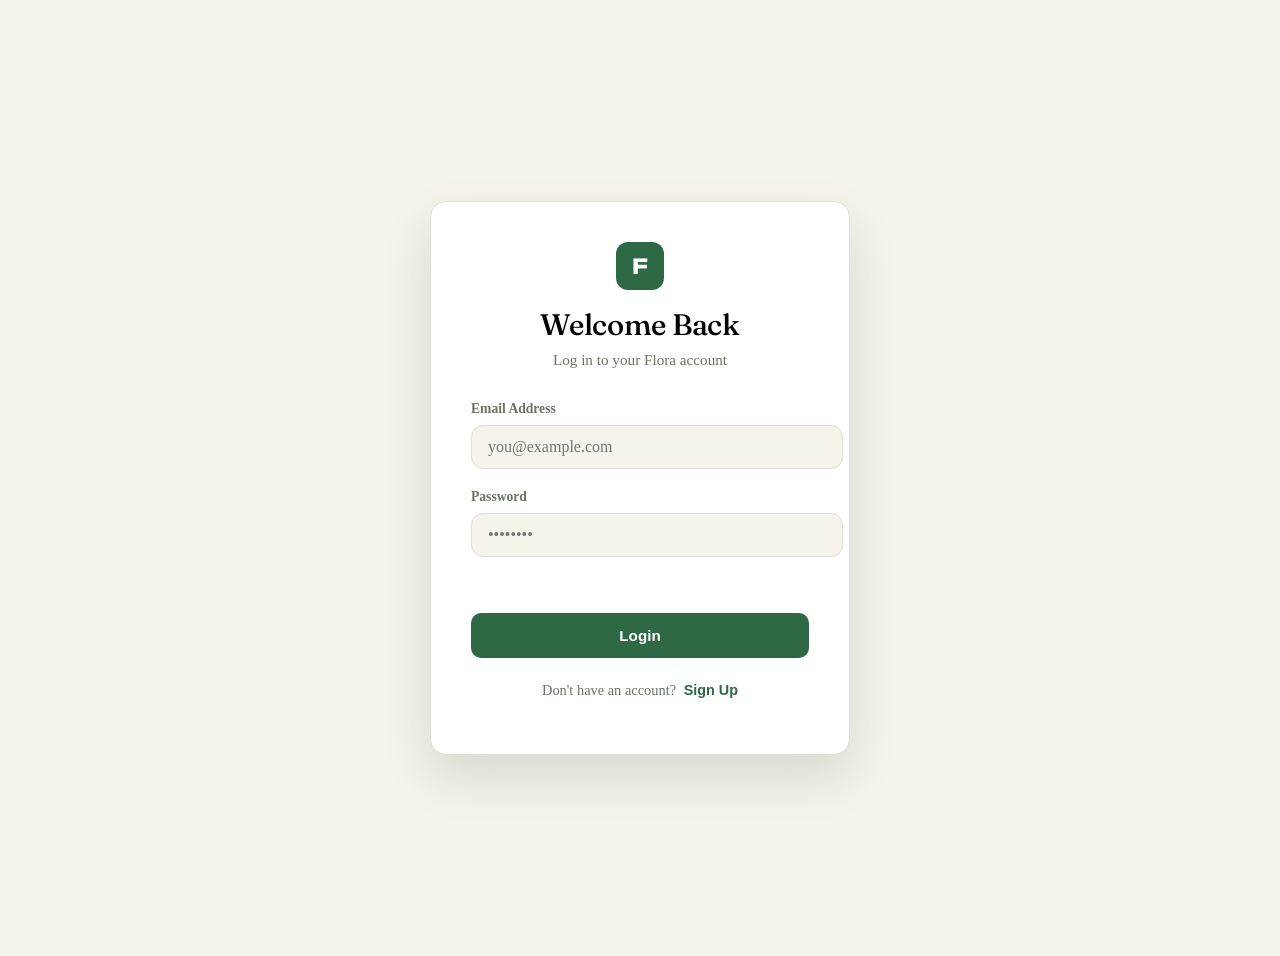
<file: frontend/settings.html>
<!DOCTYPE html>
<html lang="en">
<head>
    <meta charset="UTF-8">
    <meta name="viewport" content="width=device-width, initial-scale=1.0">
    <title>Flora | Settings</title>
    <link rel="preconnect" href="https://fonts.googleapis.com">
    <link rel="preconnect" href="https://fonts.gstatic.com" crossorigin>
    <link href="https://fonts.googleapis.com/css2?family=Unbounded:wght@200..900&display=swap" rel="stylesheet">
    <link rel="stylesheet" href="css/tokens.css">
    <link rel="stylesheet" href="css/components.css">
    <link rel="stylesheet" href="css/animations.css">
    <link rel="stylesheet" href="css/settings.css">
</head>
<body class="flora-animated settings-page-body">
    <main class="settings-page fade-in">
        <header class="settings-header">
            <a href="dashboard.html" class="back-btn" style="margin-bottom: 26px;">Back to Dashboard</a>
            <p class="settings-eyebrow">Account and app</p>
            <h1>Settings</h1>
            <p>Manage your profile, AI configuration, and local study data.</p>
        </header>

        <section class="settings-grid">
            <article class="settings-card">
                <div class="card-heading">
                    <div>
                        <p class="settings-eyebrow small">Account</p>
                        <h2>Profile</h2>
                    </div>
                </div>
                <form id="profile-form" class="settings-form">
                    <label for="settings-display-name">Display name</label>
                    <input type="text" id="settings-display-name" maxlength="60" placeholder="Your name">

                    <label for="settings-email">Email</label>
                    <input type="email" id="settings-email" readonly>

                    <p id="profile-status" class="settings-status"></p>

                    <div class="settings-actions">
                        <button type="button" class="secondary-settings-btn" id="send-password-reset-btn">Send Password Reset</button>
                        <button type="submit" class="primary-btn">Save Profile</button>
                    </div>
                </form>
            </article>

            <article class="settings-card">
                <div class="card-heading">
                    <div>
                        <p class="settings-eyebrow small">AI</p>
                        <h2>AI Settings</h2>
                    </div>
                </div>
                <form id="ai-settings-form-page" class="settings-form">
                    <label for="settings-ai-key">OpenRouter API Key</label>
                    <input type="password" id="settings-ai-key" placeholder="sk-or-v1-...">

                    <label for="settings-ai-model">Preferred model</label>
                    <input type="text" id="settings-ai-model" placeholder="meta-llama/llama-3.3-70b-instruct:free">

                    <p class="settings-help">These are stored only in your browser for now.</p>
                    <p id="ai-settings-status" class="settings-status"></p>

                    <div class="settings-actions">
                        <button type="button" class="secondary-settings-btn" id="clear-ai-settings-btn">Clear AI Settings</button>
                        <button type="submit" class="primary-btn">Save AI Settings</button>
                    </div>
                </form>
            </article>

            <article class="settings-card settings-card-wide danger-card">
                <div class="card-heading">
                    <div>
                        <p class="settings-eyebrow small">Storage</p>
                        <h2>Local Study Data</h2>
                    </div>
                </div>
                <p class="settings-copy">Your current Flora prototype stores notes, subjects, flashcards, quizzes, attempts, planner tasks, and resources in this browser.</p>
                <div class="danger-actions">
                    <button type="button" class="danger-btn" id="clear-local-data-btn">Clear Local Study Data</button>
                    <button type="button" class="secondary-settings-btn" id="download-backup-btn">Download Backup</button>
                </div>
                <p id="storage-status" class="settings-status"></p>
            </article>

            <article class="settings-card settings-card-wide">
                <div class="card-heading">
                    <div>
                        <p class="settings-eyebrow small">Session</p>
                        <h2>Sign Out</h2>
                    </div>
                </div>
                <p class="settings-copy">Sign out of Flora on this browser.</p>
                <div class="settings-actions left">
                    <button type="button" class="secondary-settings-btn" id="sign-out-btn">Sign Out</button>
                </div>
            </article>
        </section>
    </main>

<script src="js/firebase/firebase-app-compat.js"></script>
<script src="js/firebase/firebase-auth-compat.js"></script>
    <script src="js/firebase-config.js"></script>
    <script>
    // ── Initialize Firebase ───────────────────────────────────
    const _cfg = window.FLORA_FIREBASE_CONFIG;
    const _firebaseReady = Boolean(_cfg && _cfg.apiKey && !_cfg.apiKey.includes("YOUR_"));
    if (_firebaseReady && !firebase.apps.length) {
        firebase.initializeApp(_cfg);
    }

    // ── AI Settings: fill immediately from localStorage ───────
    document.getElementById("settings-ai-key").value   = localStorage.getItem("flora-ai-key")   || "";
    document.getElementById("settings-ai-model").value = localStorage.getItem("flora-ai-model") || "";

    // ── Profile: fill as soon as Firebase gives us the user ───
    if (_firebaseReady) {
        firebase.auth().onAuthStateChanged(function(user) {
            if (!user) {
                // Not logged in — redirect to login
                window.location.href = "auth.html";
                return;
            }
            document.getElementById("settings-display-name").value = user.displayName || "";
            document.getElementById("settings-email").value        = user.email        || "";
        });
    }

    // ── Profile Save ──────────────────────────────────────────
    document.getElementById("profile-form").addEventListener("submit", async function(e) {
        e.preventDefault();
        var status = document.getElementById("profile-status");
        if (!_firebaseReady || !firebase.auth().currentUser) {
            status.textContent = "Not logged in.";
            status.className = "settings-status error";
            return;
        }
        var name = document.getElementById("settings-display-name").value.trim();
        if (!name) {
            status.textContent = "Name cannot be empty.";
            status.className = "settings-status error";
            return;
        }
        try {
            await firebase.auth().currentUser.updateProfile({ displayName: name });
            status.textContent = "Profile updated successfully.";
            status.className = "settings-status success";
        } catch(err) {
            status.textContent = "Could not save. " + err.message;
            status.className = "settings-status error";
        }
    });

    // ── Password Reset ────────────────────────────────────────
    document.getElementById("send-password-reset-btn").addEventListener("click", async function() {
        var status = document.getElementById("profile-status");
        if (!_firebaseReady) return;
        var user = firebase.auth().currentUser;
        if (!user) return;
        try {
            await firebase.auth().sendPasswordResetEmail(user.email);
            status.textContent = "Reset email sent to " + user.email;
            status.className = "settings-status success";
        } catch(err) {
            status.textContent = "Could not send email. " + err.message;
            status.className = "settings-status error";
        }
    });

    // ── AI Settings Save ──────────────────────────────────────
    document.getElementById("ai-settings-form-page").addEventListener("submit", function(e) {
        e.preventDefault();
        var key   = document.getElementById("settings-ai-key").value.trim();
        var model = document.getElementById("settings-ai-model").value.trim();
        if (key)   localStorage.setItem("flora-ai-key",   key);
        if (model) localStorage.setItem("flora-ai-model", model);
        var status = document.getElementById("ai-settings-status");
        status.textContent = "AI settings saved.";
        status.className = "settings-status success";
        setTimeout(function(){ status.textContent = ""; }, 2500);
    });

    // ── Clear AI Settings ─────────────────────────────────────
    document.getElementById("clear-ai-settings-btn").addEventListener("click", function() {
        if (!confirm("Clear your saved OpenRouter API key and model?")) return;
        localStorage.removeItem("flora-ai-key");
        localStorage.removeItem("flora-ai-model");
        document.getElementById("settings-ai-key").value   = "";
        document.getElementById("settings-ai-model").value = "";
        var status = document.getElementById("ai-settings-status");
        status.textContent = "AI settings cleared.";
        status.className = "settings-status success";
    });

    // ── Clear Study Data ──────────────────────────────────────
    document.getElementById("clear-local-data-btn").addEventListener("click", function() {
        if (!confirm("This will erase ALL your local Flora study data. This cannot be undone. Continue?")) return;
        ["flora-subjects","flora-current-subject","flora-notes","flora-folders",
         "flora-flashcards","flora-quizzes","flora-quiz-attempts","flora-resources",
         "flora-planner","flora-ai-key","flora-ai-model"
        ].forEach(function(k){ localStorage.removeItem(k); });
        var status = document.getElementById("storage-status");
        status.textContent = "Local study data cleared.";
        status.className = "settings-status success";
    });

    // ── Download Backup ───────────────────────────────────────
    document.getElementById("download-backup-btn").addEventListener("click", function() {
        var backup = {};
        ["flora-subjects","flora-current-subject","flora-notes","flora-folders",
         "flora-flashcards","flora-quizzes","flora-quiz-attempts","flora-resources",
         "flora-planner","flora-ai-key","flora-ai-model"
        ].forEach(function(k){
            var v = localStorage.getItem(k);
            if (v !== null) backup[k] = v;
        });
        var blob = new Blob([JSON.stringify(backup, null, 2)], {type:"application/json"});
        var url  = URL.createObjectURL(blob);
        var link = document.createElement("a");
        link.href = url;
        link.download = "flora-backup-" + new Date().toISOString().slice(0,10) + ".json";
        link.click();
        URL.revokeObjectURL(url);
        var status = document.getElementById("storage-status");
        status.textContent = "Backup downloaded.";
        status.className = "settings-status success";
    });

    // ── Sign Out ──────────────────────────────────────────────
    document.getElementById("sign-out-btn").addEventListener("click", function() {
        if (!_firebaseReady) {
            window.location.href = "index.html";
            return;
        }
        firebase.auth().signOut().then(function() {
            window.location.href = "index.html";
        }).catch(function(err) {
            var status = document.getElementById("storage-status");
            status.textContent = "Could not sign out. " + err.message;
            status.className = "settings-status error";
        });
    });
    </script>
    <script src="js/anime.min.js"></script>
    <script src="js/anime-setup.js" defer></script>
</body>
</html>
</file>
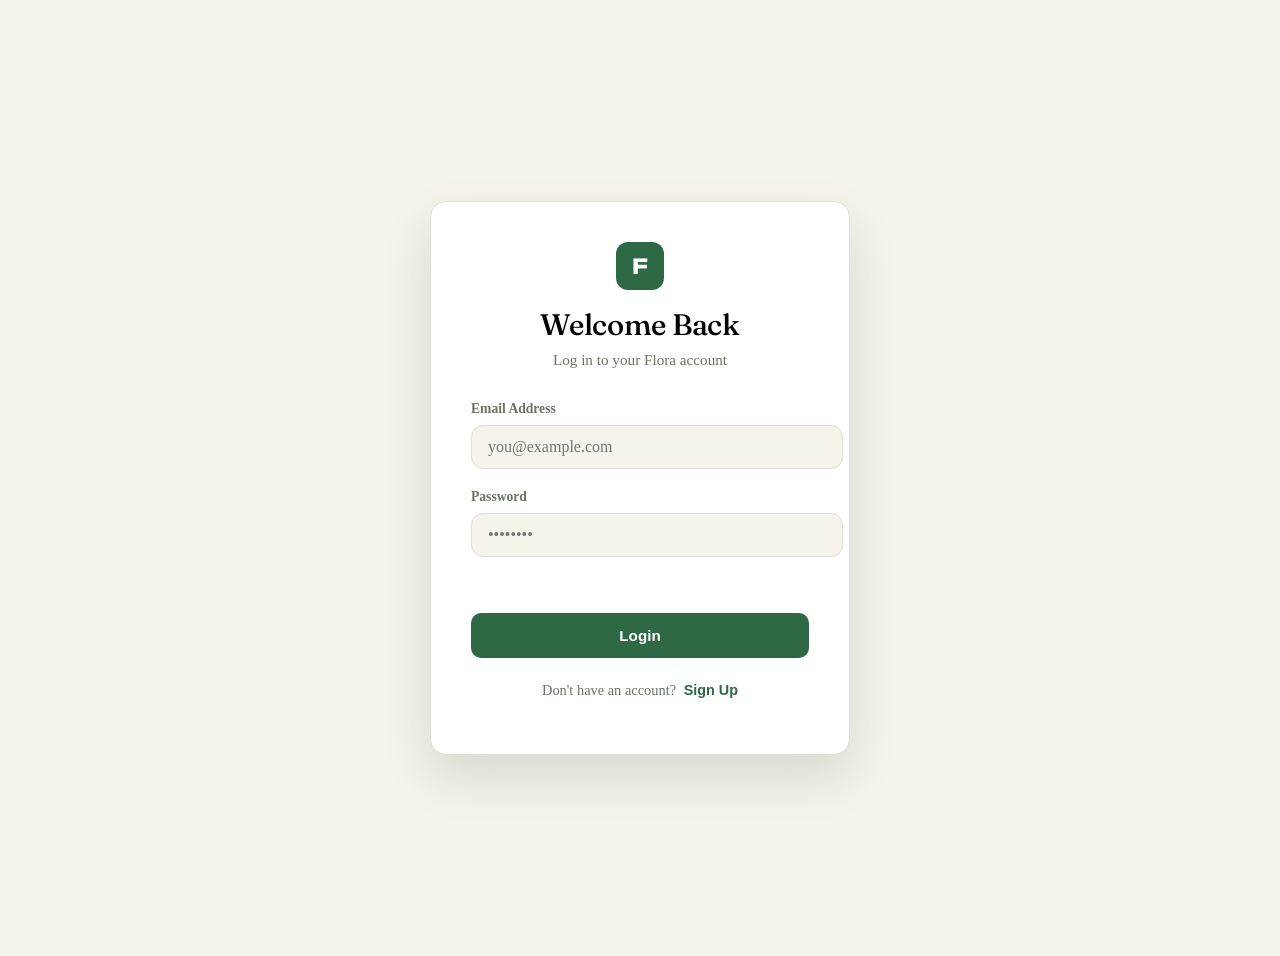
<file: frontend/subject.html>
<!DOCTYPE html>
<html lang="en">
<head>
    <meta charset="UTF-8">
    <meta name="viewport" content="width=device-width, initial-scale=1.0">
    <title id="subject-document-title">Flora | Subject</title>
    <link rel="preconnect" href="https://fonts.googleapis.com">
    <link rel="preconnect" href="https://fonts.gstatic.com" crossorigin>
    <link href="https://fonts.googleapis.com/css2?family=Unbounded:wght@200..900&display=swap" rel="stylesheet">
    <link rel="stylesheet" href="css/tokens.css">
    <link rel="stylesheet" href="css/components.css">
    <link rel="stylesheet" href="css/animations.css">
    <link rel="stylesheet" href="css/subject.css">
    <link rel="stylesheet" href="css/responsive.css">
</head>
<body class="flora-animated subject-page-body">
    <main class="subject-page fade-in">
        <header class="subject-header">
            <a href="dashboard.html" class="back-btn" style="margin-bottom: 42px;">Back to Dashboard</a>
            <p class="page-kicker">Subject workspace</p>
            <h1 id="subject-heading">Subject</h1>
            <p id="subject-intro">Choose where you want to continue your study session.</p>
        </header>

        <section class="subject-section continue-section">
            <div class="section-header"><p class="page-kicker">Current chapter</p><h2>Continue studying</h2></div>
            <div class="learning-card hover-lift">
                <div class="learning-info">
                    <span class="subject-badge" id="subject-badge">Subject</span>
                    <h3 id="subject-current-topic">Current topic</h3>
                    <p class="chapter-title" id="subject-current-chapter">No chapter selected yet</p>
                    <div class="progress-header"><span>Progress</span><strong data-subject-progress>0%</strong></div>
                    <div class="progress-bar"><span class="progress-fill" data-subject-progress-fill></span></div>
                </div>
                <a href="notes.html" class="continue-btn" id="current-chapter-notes-link">Open notes <span aria-hidden="true">&rarr;</span></a>
            </div>
        </section>

        <section class="subject-section chapters-section">
            <div class="section-header">
                <div>
                    <p class="page-kicker">Chapters</p>
                    <h2>All chapters</h2>
                    <p>Track and manage what you need to study.</p>
                </div>
                <button type="button" class="primary-btn" id="new-chapter-btn">+ New Chapter</button>
            </div>
            <div class="chapter-list stagger-children" id="chapters-list"></div>
        </section>

        <section class="subject-section study-modes">
            <div class="section-header"><p class="page-kicker">Study tools</p><h2>Choose a study mode</h2><p>Pick how you would like to continue learning today.</p></div>
            <div class="study-grid stagger-children">
                <article class="tool-card"><div class="tool-icon">N</div><h3>Notes</h3><p>Create and organize study notes by folder and chapter.</p><a href="notes.html" class="tool-link" id="subject-notes-link">Open notes <span id="subject-note-count"></span> &rarr;</a></article>
                <article class="tool-card"><div class="tool-icon">F</div><h3>Flashcards</h3><p>Create and organize cards for active recall.</p><a href="flashcards.html" class="tool-link" id="subject-flashcards-link">Open flashcards <span id="subject-flashcard-count"></span> &rarr;</a></article>
                <article class="tool-card"><div class="tool-icon">Q</div><h3>Quiz</h3><p>Build multiple-choice practice quizzes.</p><a href="quiz.html" class="tool-link" id="subject-quizzes-link">Quizzes <span id="subject-quiz-count"></span> &rarr;</a></article>
                <article class="tool-card"><div class="tool-icon">R</div><h3>Resources</h3><p>Collect documents, videos, and study materials.</p><a href="resources.html" class="tool-link" id="subject-resources-link">Resources <span id="subject-resource-count"></span> &rarr;</a></article>
            </div>
        </section>

        <section class="subject-section progress-section">
            <div class="section-header"><p class="page-kicker">Overview</p><h2>Your progress</h2><p>Every focused study session counts.</p></div>
            <div class="progress-panel">
                <div class="progress-header"><span>Overall progress</span><strong data-subject-progress>0%</strong></div>
                <div class="progress-bar"><span class="progress-fill" data-subject-progress-fill></span></div>
                <p id="subject-progress-summary">No chapters have been added yet.</p>
            </div>
        </section>
    </main>
    <dialog class="subject-dialog chapter-dialog" id="chapter-dialog" aria-labelledby="chapter-dialog-title">
        <form method="dialog" class="subject-form" id="chapter-form">
            <div class="subject-dialog-header">
                <div>
                    <p class="dialog-eyebrow">Chapter</p>
                    <h2 id="chapter-dialog-title">Add chapter</h2>
                </div>
                <button type="button" class="dialog-close-btn" id="chapter-dialog-close" aria-label="Close">&times;</button>
            </div>

            <input type="hidden" id="chapter-id">

            <label for="chapter-name">Chapter name</label>
            <input type="text" id="chapter-name" maxlength="60" placeholder="e.g. Binary Trees" required>

            <label for="chapter-description">Short description <span>Optional</span></label>
            <textarea id="chapter-description" maxlength="140" rows="3" placeholder="What will you learn in this chapter?"></textarea>

            <label class="checkbox-label">
                <input type="checkbox" id="chapter-completed">
                <span>Mark as completed</span>
            </label>

            <p class="form-error" id="chapter-form-error" role="alert"></p>

            <div class="subject-form-actions">
                <button type="button" class="secondary-btn" id="chapter-cancel-btn">Cancel</button>
                <button type="submit" class="primary-btn" id="chapter-save-btn">Add Chapter</button>
            </div>
        </form>
    </dialog>

<script src="js/firebase/firebase-app-compat.js"></script>
<script src="js/firebase/firebase-auth-compat.js"></script>
    <script src="js/firebase/firebase-firestore-compat.js"></script>
    <script src="js/firebase-config.js"></script>
    <script src="js/auth.js"></script>
    <script src="js/firebase-db.js"></script>
    <script src="js/subject.js"></script>
    <script src="js/anime.min.js"></script>
    <script src="js/anime-setup.js" defer></script>
</body>
</html>
</file>
<file: frontend/css/tokens.css>
/* ==========================================
   FLORA — Design Tokens
   A study journal, not a dashboard: warm paper,
   deep canopy green, ochre highlights.
========================================== */

@import url('https://fonts.googleapis.com/css2?family=Fraunces:opsz,wght@9..144,380;9..144,500;9..144,600;9..144,700&family=Inter:wght@400;500;600;700;800&display=swap');

:root {

  /* ==========================================
     Palette — canopy green, ochre, warm paper
  ========================================== */

  --color-primary: #2F6844;        /* Canopy — deep leaf green */
  --color-primary-hover: #234F34;
  --color-primary-light: #E7F0E4;  /* Pale sage tint */
  --color-primary-light-strong: #D6E5D1;

  --color-background: #F5F3EA;     /* Warm sage-paper */
  --color-surface: #FFFFFF;

  --color-text: #23281F;           /* Botanical ink */
  --color-text-secondary: #6B7364; /* Muted moss grey */

  --color-border: #E1DFD1;         /* Warm sand-grey */

  --color-success: #3F8F5F;
  --color-success-bg: #E4F3E8;
  --color-success-text: #276B45;

  --color-warning: #B8842E;        /* Ochre */
  --color-warning-bg: #FBF0DC;
  --color-warning-text: #7A5518;
  --color-warning-border: #E8C878;

  --color-danger: #B3462F;         /* Brick */
  --color-danger-bg: #F7E9E4;
  --color-danger-text: #8C3623;
  --color-danger-border: #E8C4B8;
  --color-danger-hover: #96381F;

  /* Categorical accents (resource types) */
  --color-accent-teal: #2A6F7E;
  --color-accent-teal-bg: #DCEEF0;

  /* ==========================================
     Type
  ========================================== */

  --font-heading: 'Fraunces', 'Iowan Old Style', Georgia, serif;
  --font-body: 'Inter', -apple-system, BlinkMacSystemFont, 'Segoe UI', sans-serif;
  --font-wordmark: 'Unbounded', sans-serif; /* reserved for the Flora mark only */

  --font-main: var(--font-body); /* legacy alias used across page stylesheets */

  /* ==========================================
     Radius — a little less bubble, a little more journal
  ========================================== */

  --radius-button: 10px;
  --radius-input: 10px;
  --radius-card: 16px;
  --radius-section: 22px;
  --radius-logo: 12px;
  --radius-pill: 999px;

  /* ==========================================
     Shadows — soft, warm-tinted, never grey
  ========================================== */

  --shadow-sm: 0 2px 10px rgba(35, 40, 31, 0.05);
  --shadow-md: 0 10px 28px rgba(35, 40, 31, 0.08);
  --shadow-lg: 0 22px 48px rgba(35, 40, 31, 0.13);

  /* ==========================================
     Motion (layout motion is handed to Anime.js —
     keep color/border transitions fast, nothing else)
  ========================================== */

  --transition-fast: 150ms ease;
  --transition-smooth: 0ms;
  --transition-slow: 0ms;

  --animate-fast: 150ms;
  --animate-smooth: 250ms;
  --animate-slow: 400ms;
  --animate-bounce: cubic-bezier(0.34, 1.56, 0.64, 1);

}
</file>
<file: frontend/css/components.css>
/* ============================================================
   Flora — Shared Components
   Loaded on every page, right after tokens.css. Anything that
   should look the same everywhere (type rhythm, buttons, cards,
   dialogs, the brand mark) lives here.
============================================================ */

/* ── Global type rhythm ──
   Every page sets body copy via var(--font-main). Headings get
   the serif on top of that, sitewide, in one place. */
h1, h2, h3, h4 {
    font-family: var(--font-heading);
    font-weight: 600;
}

/* ── Brand mark ──
   Every "Flora" wordmark (nav logos, sidebar logo, auth mark)
   gets the same small sprout glyph and the Unbounded wordmark
   font, reserved for this one use. */
.logo-text,
.sidebar-logo h2,
.notes-nav-logo,
.flashcards-logo,
.quiz-logo,
.res-logo {
    display: inline-flex;
    align-items: center;
    gap: 9px;
    font-family: var(--font-wordmark);
}

.logo-text::before,
.sidebar-logo h2::before,
.notes-nav-logo::before,
.flashcards-logo::before,
.quiz-logo::before,
.res-logo::before {
    content: "";
    width: 10px;
    height: 10px;
    flex-shrink: 0;
    background: var(--color-primary);
    border-radius: 0 60% 60% 60%;
    transform: rotate(-8deg);
}

.study-grid {
    display: grid;
    grid-template-columns: repeat(2, 1fr);
    gap: 24px;
    margin-top: 32px;
}

.tool-card {
    background: var(--color-surface);
    border: 1px solid var(--color-border);
    border-radius: var(--radius-card);
    padding: 32px;
    display: flex;
    flex-direction: column;
    align-items: center;
    text-align: center;
    transition:
        transform var(--transition-smooth),
        box-shadow var(--transition-smooth),
        border-color var(--transition-smooth);
    cursor: pointer;
    box-shadow: var(--shadow-sm);
}

.tool-icon {
    font-size: 3rem;
    margin-bottom: 20px;
    transition: transform var(--transition-smooth);
}

.tool-card h3 {
    font-size: 1.5rem;
    margin-bottom: 12px;
}

.tool-card p {
    color: var(--color-text-secondary);
    line-height: 1.6;
    margin-bottom: 24px;
}

.tool-card:hover {
    transform: translateY(-4px);
    box-shadow: var(--shadow-md);
    border-color: var(--color-primary);
}

.tool-card:hover .tool-icon {
    transform: translateY(-2px) scale(1.04);
}

.tool-link {
    text-decoration: none;
    font-weight: 600;
    color: var(--color-primary);
    display: inline-flex;
    align-items: center;
    gap: 6px;
    transition: all var(--transition-smooth);
}

.tool-card:hover .tool-link {
    gap: 10px;
}

.primary-btn {
    background: var(--color-primary);
    color: white;
    border: none;
    padding: 14px 24px;
    border-radius: var(--radius-button);
    font-size: 0.95rem;
    font-weight: 600;
    cursor: pointer;
    transition:
        transform var(--transition-smooth),
        box-shadow var(--transition-smooth),
        background var(--transition-smooth);
}

.primary-btn:hover {
    transform: translateY(-3px);
    box-shadow: 0 10px 24px rgba(47, 104, 68, 0.24);
    background: var(--color-primary-hover);
}

.primary-btn:active {
    transform: translateY(0) scale(0.98);
}

.primary-btn:focus-visible,
.tool-card:focus-visible,
.tool-link:focus-visible {
    outline: 2px solid var(--color-primary);
    outline-offset: 2px;
}

/* ── Global Confirm Dialog ── */
.flora-confirm-dialog {
    width: min(420px, calc(100% - 32px));
    padding: 32px;
    border: 1px solid var(--color-border);
    border-radius: var(--radius-card);
    background: var(--color-surface);
    color: var(--color-text);
    box-shadow: var(--shadow-lg);
    text-align: center;
}

.flora-confirm-dialog::backdrop {
    background: rgba(29, 31, 22, 0.46);
    backdrop-filter: blur(3px);
}

.flora-confirm-dialog[open] {
    animation: scaleIn var(--animate-smooth) var(--animate-bounce);
}

.flora-confirm-icon {
    width: 48px;
    height: 48px;
    margin: 0 auto 16px;
    display: grid;
    place-items: center;
    border-radius: 12px;
    background: var(--color-danger-bg);
    color: var(--color-danger);
    font-size: 1.5rem;
    font-weight: 800;
}

.flora-confirm-title {
    margin: 0 0 10px;
    font-size: 1.3rem;
    font-weight: 700;
    letter-spacing: -0.01em;
}

.flora-confirm-message {
    margin: 0 0 24px;
    color: var(--color-text-secondary);
    font-size: 0.95rem;
    line-height: 1.5;
    white-space: pre-line;
}

.flora-confirm-actions {
    display: flex;
    justify-content: center;
    gap: 12px;
}

.flora-confirm-cancel {
    padding: 11px 20px;
    border: 1px solid var(--color-border);
    border-radius: var(--radius-button);
    background: var(--color-surface);
    color: var(--color-text);
    font-size: 0.9rem;
    font-weight: 600;
    cursor: pointer;
    transition: var(--transition-fast);
}

.flora-confirm-cancel:hover {
    background: var(--color-background);
}

.flora-confirm-delete {
    padding: 11px 20px;
    border: none;
    border-radius: var(--radius-button);
    background: var(--color-danger);
    color: white;
    font-size: 0.9rem;
    font-weight: 700;
    cursor: pointer;
    transition: var(--transition-fast);
    box-shadow: 0 4px 12px rgba(179, 70, 47, 0.22);
}

.flora-confirm-delete:hover {
    background: var(--color-danger-hover);
    transform: translateY(-1px);
}

/* ── Back Button ── */
.back-btn {
    display: inline-flex;
    align-items: center;
    gap: 8px;
    padding: 6px 14px 6px 10px;
    border-radius: var(--radius-pill);
    background: var(--color-surface);
    border: 1px solid var(--color-border);
    color: var(--color-text-secondary);
    font-size: 0.82rem;
    font-weight: 600;
    text-decoration: none;
    transition: var(--transition-fast);
    box-shadow: 0 1px 2px rgba(35, 40, 31, 0.03);
    width: fit-content;
}

.back-btn::before {
    content: "←";
    font-size: 1.1em;
    line-height: 1;
    transform: translateY(-1px);
    transition: transform var(--transition-fast);
}

.back-btn:hover {
    color: var(--color-primary);
    border-color: var(--color-primary-light-strong);
    background: var(--color-primary-light);
    box-shadow: 0 2px 6px rgba(47, 104, 68, 0.1);
}

.back-btn:hover::before {
    transform: translate(-3px, -1px);
}

.back-btn:focus-visible {
    outline: 2px solid var(--color-primary);
    outline-offset: 2px;
}
</file>
<file: frontend/css/animations.css>
:root {
  /* Animation timing tokens (also defined in tokens.css) */
  --animate-fast: 150ms;
  --animate-smooth: 250ms;
  --animate-slow: 400ms;
  --animate-bounce: cubic-bezier(0.34, 1.56, 0.64, 1);
}

/* ============================================================
   Flora — Shared Animations
   Add class="flora-animated" to <body> for the ambient
   background, then sprinkle .fade-in / .slide-up / .hover-lift
   on sections and cards.
============================================================ */

/* ── Ambient background ── */
html body.flora-animated {
  background:
    radial-gradient(circle at 0% 0%, rgba(47, 104, 68, 0.07) 0%, transparent 32%),
    radial-gradient(circle at 100% 100%, rgba(184, 132, 46, 0.05) 0%, transparent 32%),
    radial-gradient(circle at 50% 50%, rgba(47, 104, 68, 0.04) 0%, transparent 45%),
    var(--color-background);
  background-attachment: fixed;
}

/* ── Keyframes ── */
@keyframes fadeIn {
  from {
    opacity: 0;
    transform: translateY(10px);
  }
  to {
    opacity: 1;
    transform: translateY(0);
  }
}

@keyframes slideUp {
  from {
    opacity: 0;
    transform: translateY(18px);
  }
  to {
    opacity: 1;
    transform: translateY(0);
  }
}

@keyframes scaleIn {
  from {
    opacity: 0;
    transform: scale(0.96);
  }
  to {
    opacity: 1;
    transform: scale(1);
  }
}

@keyframes float {
  0%, 100% { transform: translateY(0); }
  50% { transform: translateY(-6px); }
}

@keyframes pulseSoft {
  0%, 100% {
    opacity: 1;
    transform: scale(1);
  }
  50% {
    opacity: 0.85;
    transform: scale(0.98);
  }
}

@keyframes shimmer {
  0% { background-position: -200% 0; }
  100% { background-position: 200% 0; }
}

/* ── Utility classes ── */
.fade-in {
  animation: fadeIn var(--animate-smooth) ease-out forwards;
}

.slide-up {
  animation: slideUp var(--animate-slow) cubic-bezier(0.16, 1, 0.3, 1) forwards;
}

.scale-in {
  animation: scaleIn var(--animate-smooth) var(--animate-bounce) forwards;
}

.float {
  animation: float 4s ease-in-out infinite;
}

.pulse-soft {
  animation: pulseSoft 2s ease-in-out infinite;
}

.hover-lift {
  transition:
    transform var(--transition-smooth),
    box-shadow var(--transition-smooth),
    border-color var(--transition-smooth);
}

.hover-lift:hover {
  transform: translateY(-4px);
  box-shadow: var(--shadow-md);
}

.hover-lift:active {
  transform: translateY(-1px) scale(0.99);
}

/* Stagger children on first render — great for grids/lists */
.stagger-children > * {
  opacity: 0;
  animation: fadeIn var(--animate-smooth) ease-out forwards;
}

.stagger-children > *:nth-child(1) { animation-delay: 0ms; }
.stagger-children > *:nth-child(2) { animation-delay: 45ms; }
.stagger-children > *:nth-child(3) { animation-delay: 90ms; }
.stagger-children > *:nth-child(4) { animation-delay: 135ms; }
.stagger-children > *:nth-child(5) { animation-delay: 180ms; }
.stagger-children > *:nth-child(6) { animation-delay: 225ms; }
.stagger-children > *:nth-child(7) { animation-delay: 270ms; }
.stagger-children > *:nth-child(8) { animation-delay: 315ms; }

/* ── Focus rings ── */
.focus-ring:focus-visible {
  outline: 2px solid var(--color-primary);
  outline-offset: 2px;
}

@media (prefers-reduced-motion: reduce) {
  *,
  *::before,
  *::after {
    animation-duration: 0.01ms !important;
    animation-iteration-count: 1 !important;
    transition-duration: 0.01ms !important;
  }
}

@media (max-width: 768px) {
  html body.flora-animated {
    background-attachment: scroll;
  }
}

/* ── Scrollbar ── */
::-webkit-scrollbar {
  width: 8px;
  height: 8px;
}

::-webkit-scrollbar-track {
  background: transparent;
}

::-webkit-scrollbar-thumb {
  background: var(--color-border);
  border-radius: 999px;
}

::-webkit-scrollbar-thumb:hover {
  background: var(--color-text-secondary);
}
</file>
<file: frontend/css/style.css>
/* ==========================================
   FLORA - Main Stylesheet
   Version: 2.0 — botanical study journal
========================================== */


/* ==========================================
   1. CSS VARIABLES (Inherited from tokens.css)
========================================== */

:root {
    /* Mappings for legacy style.css compatibility */
    --background: var(--color-background);
    --surface: var(--color-surface);
    --primary: var(--color-primary);
    --primary-dark: var(--color-primary-hover);
    --text: var(--color-text);
    --text-light: var(--color-text-secondary);
    --border: var(--color-border);
    --success: var(--color-success);
    --warning: var(--color-warning);
    --radius: var(--radius-card);
    --shadow: var(--shadow-md);
}


/* ==========================================
   2. GLOBAL RESET
========================================== */

*{

    margin:0;
    padding:0;
    box-sizing:border-box;

}

html{

    scroll-behavior:smooth;

}

body{

    font-family: var(--font-main);

    background:var(--background);

    color:var(--text);

    line-height:1.65;

}


/* ==========================================
   3. GLOBAL ELEMENTS
========================================== */

img{

    max-width:100%;
    display:block;

}

a{

    text-decoration:none;

}

button{

    font-family:inherit;

    cursor:pointer;

    border:none;

}

ul{

    list-style:none;

}

section{

    padding:6rem 8%;

}
/* ==========================================
   4. NAVIGATION
========================================== */

nav{

    display:flex;

    justify-content:space-between;

    align-items:center;

    padding:1.3rem 8%;

    background:var(--surface);

    border-bottom:1px solid var(--border);

}

.logo-link{

    color:var(--text);

}

.logo-text{

    font-size:1.45rem;

    font-weight:500;

    letter-spacing:-0.01em;

}

.nav-links{

    display:flex;

    gap:2.5rem;

}

.nav-links a{

    color:var(--text);

    font-weight:500;

    transition:var(--transition);

}

.nav-links a:hover{

    color:var(--primary);

}

.nav-actions{

    display:flex;

    gap:1rem;

}
/* ==========================================
   5. BUTTONS
========================================== */

.btn{

    display:inline-flex;

    align-items:center;

    justify-content:center;

    gap:.5rem;

    padding:.9rem 1.6rem;

    border-radius:var(--radius-button);

    font-weight:600;

    transition:var(--transition);

}

.btn-primary{

    background:var(--primary);

    color:white;

    box-shadow:0 10px 24px rgba(47, 104, 68, 0.2);

}

.btn-primary:hover{

    background:var(--primary-dark);

    transform:translateY(-2px);

}

.btn-outline{

    background:var(--surface);

    color:var(--text);

    border:1px solid var(--border);

}

.btn-outline:hover{

    border-color:var(--primary);

    color:var(--primary);

}
/* ==========================================
   6. HERO
========================================== */

.hero{

    min-height:calc(100vh - 80px);

    display:flex;

    flex-direction: column;

    align-items:center;

    justify-content: center;

    text-align: center;

    gap:2rem;

}

.hero-left{

    max-width:800px;

}

.hero-right{

    display:flex;

    justify-content:center;

}
/* ==========================================
   7. HERO CONTENT
========================================== */

.hero-badge{

    display:inline-flex;

    align-items:center;

    gap:.65rem;

    background:var(--color-primary-light);

    color:var(--primary);

    padding:.6rem 1.1rem;

    border-radius:999px;

    font-weight:600;

    margin-bottom:2rem;

    border:1px solid var(--color-primary-light-strong);

}

.badge-dot{

    width:9px;

    height:9px;

    border-radius: 0 60% 60% 60%;

    transform: rotate(-8deg);

    background:var(--success);

    animation: pulseSoft 2.6s ease-in-out infinite;

}

.hero-title{

    font-family: var(--font-heading);

    font-weight:500;

    font-size:clamp(3rem, 7vw, 5.4rem);

    line-height:1.04;

    letter-spacing:-0.02em;

    margin-bottom:2rem;

}

.hero-description{

    font-size:1.15rem;

    color:var(--text-light);

    margin:0 auto 2.5rem;

    max-width:640px;

    line-height:1.7;

}

.hero-buttons{

    display:flex;

    justify-content:center;

    gap:1rem;

}
/* ==========================================
   8. FLORA WORKSPACE
========================================== */

.study-workspace{

    width:100%;

    max-width:480px;

    background:var(--surface);

    border:1px solid var(--border);

    border-radius:24px;

    overflow:hidden;

    box-shadow: var(--shadow-lg);

}
.workspace-header{

    display:flex;

    justify-content:space-between;

    align-items:center;

    padding:1.5rem;

    border-bottom:1px solid var(--border);

}

.workspace-header h3{

    font-size:1.3rem;

    font-weight:700;

}

.workspace-status{

    color:var(--success);

    font-size:.95rem;

    font-weight:500;

}
.workspace-section{

    padding:1.5rem;

    border-bottom:1px solid var(--border);

}

.workspace-section:last-child{

    border-bottom:none;

}
.section-title{

    font-size:1rem;

    font-weight:700;

    margin-bottom:1rem;

}
.reveal-btn{

    background:var(--color-primary-light);

    color:var(--primary);

    padding:.8rem 1.2rem;

    border-radius:var(--radius-button);

    font-weight:600;

    transition:var(--transition);

}

.reveal-btn:hover{

    background:var(--primary);

    color:white;

}
.quiz-options{

    display:flex;

    flex-direction:column;

    gap:.75rem;

    margin-top:1rem;

}

.quiz-options li{

    padding:.8rem 1rem;

    border:1px solid var(--border);

    border-radius:var(--radius-button);

    transition:var(--transition);

}

.quiz-options li:hover{

    border-color:var(--primary);

    background:var(--color-primary-light);

}
.progress-bar{

    width:100%;

    height:10px;

    background:var(--border);

    border-radius:999px;

    margin-top:1rem;

    overflow:hidden;

}

.progress-fill{

    width:0%;

    height:100%;

    background:var(--primary);

    border-radius:999px;

}
/* ==========================================
   9. FEATURES
========================================== */

#features{

    background:var(--background);

}

.section-heading{

    text-align:center;

    max-width:700px;

    margin:0 auto 4rem;

}

.section-heading h2{

    font-weight:500;

    font-size:clamp(2.2rem, 4.5vw, 3.1rem);

    line-height:1.2;

    margin-bottom:1rem;

    letter-spacing:-0.02em;

}

.section-heading p{

    color:var(--text-light);

    font-size:1.1rem;

}
.features-grid{

    display:grid;

    grid-template-columns:repeat(3,1fr);

    gap:2rem;

}
.feature-card{

    min-height: 250px;

    background:var(--surface);

    border:1px solid var(--border);

    border-radius:var(--radius-card);

    padding:2rem;

    transition:all var(--transition);

}
.feature-card:hover{

    transform: translateY(-6px) scale(1.015);

    box-shadow:var(--shadow-md);

    border-color:var(--primary);

}
.feature-icon{

    width:60px;

    height:60px;

    transition: transform .25s ease;

    display:flex;

    justify-content:center;

    align-items:center;

    font-size:1.6rem;

    background:var(--color-primary-light);

    border-radius:16px;

    margin-bottom:1.5rem;

}
.feature-card h3{

    margin-bottom:.75rem;

    font-size:1.3rem;

}

.feature-card p{

    color:var(--text-light);

    line-height:1.7;

}
/* ==========================================
   10. LEARNING JOURNEY
========================================== */

#learning-journey{

    padding:6rem 8%;

}
.journey-container{

    display:flex;

    align-items:flex-start;

    justify-content:space-between;

    gap:1.5rem;

    margin-top:4rem;

}
.journey-step{

    flex:1;

    text-align:center;

}
.step-badge{

    width:44px;

    height:44px;

    margin:0 auto 1rem;

    border-radius: 0 60% 60% 60%;

    transform: rotate(-8deg);

    background:var(--color-primary-light);

    color:var(--primary);

    font-weight:700;

    font-family: var(--font-body);

    display:flex;

    align-items:center;

    justify-content:center;

}

.step-icon{

    font-size:2.5rem;

    margin-bottom:1rem;

}
.journey-step h3{

    margin-bottom:.75rem;

    font-size:1.25rem;

}
.journey-step p{

    color:var(--text-light);

    line-height:1.7;

}
.journey-line{

    flex:0 0 60px;

    height:2px;

    background:var(--border);

    margin-top:72px;

}
.audience-tags{

    display:flex;

    justify-content:center;

    gap:1rem;

    margin:3rem 0 2rem;

    flex-wrap:wrap;

}

.audience-tag{

    padding:.8rem 1.4rem;

    border-radius:999px;

    background:var(--color-primary-light);

    color:var(--primary);

    font-weight:600;

    border:1px solid var(--border);

    transition:all var(--transition);

}

.audience-tag:hover{

    transform:translateY(-4px);

    box-shadow:var(--shadow-sm);

    border-color:var(--color-primary-light-strong);

}
/* ==========================================
   11. WHY STUDENTS CHOOSE FLORA
========================================== */

#why-flora{

    padding:6rem 8%;

}
.comparison-container{

    display:grid;

    grid-template-columns:repeat(2,1fr);

    gap:2rem;

    margin-top:4rem;

}
.comparison-card{

    background:var(--surface);

    border:1px solid var(--border);

    border-radius:var(--radius-card);

    padding:2.5rem;

    box-shadow:var(--shadow-sm);

    transition:all var(--transition);

    position: relative;

}
.comparison-card:hover{

    transform:translateY(-6px);

    box-shadow: var(--shadow-md);

}
.comparison-highlight{

    border:2px solid var(--primary);

    background: linear-gradient(to bottom right, #ffffff, #EFF4EC);

}
.comparison-card h3{

    font-size:1.6rem;

    margin-bottom:1.5rem;

    font-weight: 600;

}
.comparison-highlight h3{

    color: var(--primary);

}
.comparison-card ul{

    display:flex;

    flex-direction:column;

    gap:1.25rem;

}
.comparison-card li{

    color:var(--text-light);

    line-height:1.6;

    display: flex;

    align-items: center;

    gap: 12px;

    font-size: 1.05rem;

}
.comparison-highlight li{

    color: var(--text);

}
.comparison-card li::before{

    content: "✗";

    color: var(--color-danger);

    font-weight: 700;

}
.comparison-highlight li::before{

    content: "✓";

    color: var(--success);

}
.comparison-footer{

    text-align:center;

    margin-top:3rem;

    font-size:1.25rem;

    font-weight:600;

    font-family: var(--font-heading);

}
/* ==========================================
   12. FAQ
========================================== */

#faq{

    padding: 6rem 8%;

}

.faq-container{

    max-width: 900px;

    margin: 4rem auto 0;

    display: flex;

    flex-direction: column;

    gap: 1.25rem;

}
.faq-item{

    background: var(--surface);

    border: 1px solid var(--border);

    border-radius: var(--radius-card);

    overflow: hidden;

    transition: all var(--transition);

}
.faq-item:hover{

    box-shadow: var(--shadow-sm);

    border-color: var(--color-primary-light-strong);

}
.faq-question{

    width: 100%;

    background: transparent;

    border: none;

    display: flex;

    justify-content: space-between;

    align-items: center;

    padding: 1.7rem 2.3rem;

    font-size: 1.1rem;

    font-weight: 600;

    cursor: pointer;

    text-align: left;

}
.faq-answer{

    display: none;

    padding: 0 2.3rem 1.7rem;

    color: var(--text-light);

    line-height: 1.8;

    font-size: 1.05rem;

}
.faq-icon{

    font-size: 1.4rem;

    color: var(--primary);

    transition: transform .3s ease;

    flex-shrink: 0;

    margin-left: 1rem;

}
.faq-item.active .faq-answer{

    display:block;

}

.faq-item.active .faq-icon{

    transform:rotate(45deg);

}
/* ==========================================
   13. FINAL CTA
========================================== */

#cta{

    padding:8rem 8%;

}
.cta-container{
    max-width: 1000px;
    margin: 0 auto;
    background: linear-gradient(135deg, #EFF4EC 0%, #FFFFFF 100%);
    border: 1px solid var(--border);
    border-radius: 32px;
    padding: 100px 60px;
    text-align: center;
    box-shadow: 0 20px 50px rgba(47, 104, 68, 0.08);
    transition: transform var(--transition), box-shadow var(--transition);
}

.cta-container:hover {
    transform: translateY(-5px);
    box-shadow: 0 30px 70px rgba(47, 104, 68, 0.12);
}

.cta-container h2{
    font-weight: 500;
    font-size: clamp(2.2rem, 4.5vw, 3.4rem);
    line-height: 1.15;
    margin-bottom: 2rem;
    letter-spacing: -0.02em;
    color: var(--text);
}

.cta-container p{
    max-width: 650px;
    margin: 0 auto 3.5rem;
    color: var(--text-light);
    line-height: 1.8;
    font-size: 1.2rem;
}

.cta-note{
    display: block;
    margin-top: 2rem;
    color: var(--text-light);
    font-size: 1rem;
    opacity: 0.85;
}

#cta-start-btn {
    padding: 1.2rem 2.5rem;
    font-size: 1.1rem;
}
/* ==========================================
   Responsive Design
========================================== */

/* Large Laptops */
@media (max-width: 1440px){

}

/* Tablets */
@media (max-width: 1024px){

}

/* Small Tablets */
@media (max-width: 768px){

}

/* Mobile */
@media (max-width: 768px) {
    .cta-container {
        padding: 60px 30px;
        border-radius: 24px;
    }
    .cta-container h2 {
        font-size: 2.2rem;
    }
}

@media (max-width: 480px){
    .comparison-container{
        grid-template-columns: 1fr;
    }
}
</file>
<file: frontend/css/responsive.css>
/* ============================================================
   Flora — Responsive Styles
   Mobile-first adjustments for the landing page and workspace
   pages imported from the Flora repository.
============================================================ */

/* ── Tablets and smaller ── */
@media (max-width: 1024px) {
    /* Landing */
    .features-grid {
        grid-template-columns: repeat(2, minmax(0, 1fr));
    }

    .comparison-container {
        grid-template-columns: 1fr;
    }

    .journey-line {
        display: none;
    }

    /* Dashboard */
    .dashboard {
        grid-template-columns: 220px minmax(0, 1fr);
    }

    .stats-grid {
        grid-template-columns: repeat(2, minmax(0, 1fr));
    }
}

/* ── Small tablets / large phones ── */
@media (max-width: 768px) {
    /* Global section padding */
    section {
        padding: 4rem 6%;
    }

    /* Landing navigation */
    nav {
        padding: 1rem 6%;
    }

    .nav-links {
        display: none;
    }

    .nav-actions .btn-outline {
        display: none;
    }

    .nav-actions .btn-primary {
        padding: 0.75rem 1.2rem;
        font-size: 0.9rem;
    }

    /* Hero */
    .hero {
        min-height: auto;
        padding: 4rem 0 5rem;
    }

    .hero-left {
        max-width: 100%;
    }

    .hero-title {
        font-size: clamp(2.6rem, 10vw, 3.8rem);
        margin-bottom: 1.5rem;
    }

    .hero-description {
        font-size: 1.05rem;
        max-width: 100%;
        margin-bottom: 2rem;
    }

    .hero-badge {
        margin-bottom: 1.5rem;
    }

    /* Section headings */
    .section-heading {
        margin-bottom: 2.5rem;
    }

    .section-heading h2 {
        font-size: clamp(1.9rem, 6vw, 2.6rem);
    }

    .section-heading p {
        font-size: 1rem;
    }

    /* Features */
    .features-grid {
        grid-template-columns: 1fr;
        gap: 1.5rem;
    }

    .feature-card {
        min-height: auto;
        padding: 1.5rem;
    }

    /* Learning journey */
    .journey-container {
        flex-direction: column;
        gap: 2.5rem;
        margin-top: 2.5rem;
    }

    .journey-step {
        max-width: 320px;
        margin: 0 auto;
    }

    /* Comparison */
    .comparison-card {
        padding: 1.8rem;
    }

    .comparison-card h3 {
        font-size: 1.4rem;
    }

    /* FAQ */
    .faq-container {
        margin-top: 2.5rem;
    }

    .faq-question {
        padding: 1.25rem 1.5rem;
        font-size: 1rem;
    }

    .faq-answer {
        padding: 0 1.5rem 1.25rem;
        font-size: 0.95rem;
    }

    /* CTA */
    #cta {
        padding: 4rem 6%;
    }

    .cta-container {
        padding: 3.5rem 1.5rem;
        border-radius: 24px;
    }

    .cta-container h2 {
        font-size: clamp(1.9rem, 6vw, 2.8rem);
    }

    .cta-container p {
        font-size: 1rem;
        margin-bottom: 2rem;
    }

    /* Dashboard */
    .dashboard {
        display: block;
    }

    .sidebar {
        position: static;
        width: 100%;
        height: auto;
        padding: 16px;
        display: block;
        border-right: 0;
        border-bottom: 1px solid var(--color-border);
    }

    .sidebar-logo {
        margin: 0 0 14px;
    }

    .sidebar-logo h2 {
        margin-bottom: 14px;
    }

    .sidebar-nav {
        flex-direction: row;
        overflow-x: auto;
        padding-bottom: 4px;
    }

    .nav-item {
        flex: 0 0 auto;
        min-height: 38px;
    }

    .nav-item.disabled,
    .sidebar-profile {
        display: none;
    }

    .main-content {
        padding: 42px 20px 64px;
    }

    .learning-card {
        align-items: stretch;
        flex-direction: column;
        gap: 26px;
    }

    .continue-btn {
        align-self: flex-start;
    }

    .subjects-grid {
        grid-template-columns: 1fr;
    }

    .subjects-section > .section-header {
        align-items: flex-start;
    }

    /* Subject */
    .subject-page {
        width: min(100% - 32px, 1120px);
        padding-top: 24px;
    }

    .subject-header {
        padding-bottom: 42px;
    }

    .subject-section {
        padding: 64px 0;
    }

    .study-grid {
        grid-template-columns: 1fr;
    }

    /* Notes */
    .notes-page {
        grid-template-columns: 1fr;
        grid-template-rows: auto 1fr;
        height: auto;
        min-height: calc(100vh - 64px);
        overflow: visible;
    }

    .notes-sidebar {
        height: auto;
        max-height: 48vh;
        padding: 20px 16px;
        border-right: none;
        border-bottom: 1px solid var(--color-border);
    }

        .notes-nav,
    .flashcards-nav,
    .quiz-nav,
    .res-nav {
        padding: 0 16px;
    }

    .notes-nav-center,
    .flashcards-nav-links,
    .quiz-nav-links,
    .res-nav-links {
        gap: 2px;
        overflow-x: auto;
        max-width: calc(100vw - 120px);
        -webkit-overflow-scrolling: touch;
        scrollbar-width: none;
    }

    .notes-nav-center::-webkit-scrollbar,
    .flashcards-nav-links::-webkit-scrollbar,
    .quiz-nav-links::-webkit-scrollbar,
    .res-nav-links::-webkit-scrollbar {
        display: none;
    }

    .notes-nav-link,
    .flashcards-nav-links a,
    .quiz-nav-links a,
    .res-nav-links a {
        padding: 6px 9px;
        white-space: nowrap;
    }

    .notes-editor {
        min-height: 70vh;
        padding: 24px 20px 40px;
    }

    #note-title {
        font-size: 1.4rem;
    }
}

/* ── Phones ── */
@media (max-width: 520px) {
    section {
        padding: 3.5rem 5%;
    }

    nav {
        padding: 0.9rem 5%;
    }

    .logo-text {
        font-size: 1.25rem;
    }

    .nav-actions .btn-primary {
        padding: 0.65rem 1rem;
        font-size: 0.85rem;
    }

    .hero {
        padding: 3rem 0 4rem;
    }

    .hero-title {
        font-size: clamp(2.2rem, 11vw, 3.2rem);
    }

    .hero-description {
        font-size: 1rem;
    }

    .hero-buttons {
        align-items: center;
        flex-direction: column;
        width: 100%;
    }

    .hero-buttons .btn {
        width: min(100%, 280px);
    }

    .section-heading {
        margin-bottom: 2rem;
    }

    .feature-icon {
        width: 52px;
        height: 52px;
        font-size: 1.4rem;
    }

    .feature-card h3 {
        font-size: 1.15rem;
    }

    .journey-step h3 {
        font-size: 1.15rem;
    }

    .audience-tags {
        margin-top: 2rem;
    }

    .audience-tag {
        padding: 0.7rem 1.1rem;
        font-size: 0.9rem;
    }

    .comparison-card {
        padding: 1.5rem;
    }

    .comparison-card ul {
        gap: 1rem;
    }

    .comparison-card li {
        font-size: 0.95rem;
    }

    .faq-question {
        padding: 1.1rem 1.25rem;
    }

    .faq-answer {
        padding: 0 1.25rem 1.1rem;
    }

    .cta-container {
        padding: 2.5rem 1.25rem;
        border-radius: 20px;
    }

    .cta-container h2 {
        font-size: clamp(1.7rem, 7vw, 2.4rem);
        margin-bottom: 1.25rem;
    }

    .cta-container p {
        font-size: 0.95rem;
        margin-bottom: 1.75rem;
    }

    .cta-container .btn {
        width: min(100%, 280px);
    }

    /* Dashboard */
    .stats-grid {
        grid-template-columns: 1fr;
    }

    .stat-card {
        margin-bottom: 12px;
    }

    .learning-meta,
    .site-footer {
        align-items: flex-start;
        flex-direction: column;
    }

    .subjects-section > .section-header {
        flex-direction: column;
    }

    .subject-add-btn {
        width: 100%;
    }

    .subject-footer {
        align-items: flex-start;
        flex-direction: column;
    }

    .subject-actions {
        width: 100%;
        justify-content: flex-end;
    }

    .subject-form {
        padding: 22px;
    }

    .subject-form-actions {
        flex-direction: column;
    }

    .subject-form-actions .primary-btn,
    .subject-form-actions .secondary-btn {
        width: 100%;
    }

    .chapter-row {
        align-items: flex-start;
        flex-direction: column;
    }

    .note-meta-row {
        align-items: stretch;
        flex-direction: column;
    }

    .note-folder-select,
    .note-subject-select,
    .note-chapter-select {
        align-items: stretch;
        flex-direction: column;
    }

    #note-folder-select,
    #note-subject-select,
    #note-chapter-select {
        width: 100%;
    }

    .ai-buttons .tool-btn {
        flex: 1 1 calc(50% - 10px);
        justify-content: center;
    }
}
</file>
<file: frontend/css/auth.css>
.auth-page {
    display: grid;
    place-items: center;
    min-height: 100vh;
    padding: 20px;
    background: var(--color-background);
}

.auth-container {
    width: 100%;
    max-width: 420px;
}

.auth-loader {
    display: flex;
    flex-direction: column;
    align-items: center;
    justify-content: center;
    gap: 16px;
    padding: 40px;
    text-align: center;
    color: var(--color-text-secondary);
    animation: fadeIn 250ms ease-out forwards;
}

.auth-loader .logo-mark {
    animation: pulseSoft 1.8s ease-in-out infinite;
}

.auth-box {
    background: var(--color-surface);
    border: 1px solid var(--color-border);
    border-radius: var(--radius-card);
    padding: 40px;
    box-shadow: var(--shadow-lg);
}

.auth-header {
    text-align: center;
    margin-bottom: 32px;
}

.auth-header .logo-mark {
    width: 48px;
    height: 48px;
    margin: 0 auto 16px;
    display: grid;
    place-items: center;
    color: white;
    border-radius: var(--radius-logo);
    background: var(--color-primary);
    font-family: var(--font-wordmark);
    font-size: 1.3rem;
    font-weight: 700;
}

.auth-header h1 {
    margin: 0;
    font-size: 1.85rem;
    font-weight: 500;
    letter-spacing: -0.01em;
}

.auth-header p {
    margin: 8px 0 0;
    color: var(--color-text-secondary);
    font-size: 0.95rem;
}

.auth-form .form-group {
    margin-bottom: 20px;
}

.auth-form label {
    display: block;
    margin-bottom: 8px;
    font-size: 0.85rem;
    font-weight: 600;
    color: var(--color-text-secondary);
}

.auth-form input {
    width: 100%;
    padding: 12px 16px;
    border: 1px solid var(--color-border);
    border-radius: 12px;
    background: var(--color-background);
    color: var(--color-text);
    font: inherit;
    outline: none;
    transition: var(--transition-fast);
}

.auth-form input:focus {
    border-color: var(--color-primary);
    background: var(--color-surface);
    box-shadow: 0 0 0 3px rgba(47, 104, 68, 0.1);
}

.auth-error {
    min-height: 20px;
    margin: -10px 0 16px;
    color: var(--color-danger);
    font-size: 0.82rem;
    text-align: center;
}

.auth-submit-btn {
    width: 100%;
    margin-top: 10px;
}

.auth-footer {
    margin-top: 24px;
    text-align: center;
}

.auth-footer p {
    color: var(--color-text-secondary);
    font-size: 0.9rem;
}

.auth-footer button {
    background: none;
    border: none;
    color: var(--color-primary);
    font-weight: 700;
    cursor: pointer;
    padding: 0;
    margin-left: 4px;
    font-size: inherit;
}

.auth-footer button:hover {
    text-decoration: underline;
}

@media (max-width: 480px) {
    .auth-box {
        padding: 30px 24px;
    }
}
</file>
<file: frontend/css/dashboard.css>
* {
    box-sizing: border-box;
}

html {
    scroll-behavior: smooth;
}

body {
    margin: 0;
    color: var(--color-text);
    font-family: var(--font-main);
}

a {
    color: inherit;
    text-decoration: none;
}

.dashboard {
    min-height: 100vh;
    display: grid;
    grid-template-columns: 250px minmax(0, 1fr);
}

.sidebar {
    position: sticky;
    top: 0;
    height: 100vh;
    padding: 30px 22px;
    display: flex;
    flex-direction: column;
    justify-content: space-between;
    border-right: 1px solid var(--color-border);
    background: rgba(255, 255, 255, 0.9);
    backdrop-filter: blur(16px);
    overflow-y: auto;
}

.sidebar-logo h2 {
    margin: 0 0 42px;
    color: var(--color-primary);
    font-size: 1.55rem;
    font-weight: 500;
    letter-spacing: -0.01em;
}

.sidebar-nav {
    display: flex;
    flex-direction: column;
    gap: 5px;
}

.nav-item {
    min-height: 43px;
    padding: 0 12px;
    display: flex;
    align-items: center;
    justify-content: space-between;
    color: var(--color-text-secondary);
    border-radius: 10px;
    font-size: 0.9rem;
    font-weight: 600;
    transition:
        color var(--transition-fast),
        background var(--transition-fast),
        transform var(--transition-fast);
}

.nav-item:not(.disabled):hover {
    color: var(--color-primary);
    background: rgba(47, 104, 68, 0.1);
    transform: translateX(2px);
}

.nav-item.active {
    color: var(--color-primary);
    background: var(--color-primary-light);
}

.nav-item.disabled {
    cursor: not-allowed;
    opacity: 0.55;
}

.nav-item small {
    font-size: 0.62rem;
    letter-spacing: 0.06em;
    text-transform: uppercase;
}

.sidebar-profile {
    padding: 18px 10px 0;
    display: flex;
    align-items: center;
    gap: 11px;
    border-top: 1px solid var(--color-border);
}

.profile-avatar {
    width: 36px;
    height: 36px;
    display: grid;
    place-items: center;
    color: white;
    border-radius: 50%;
    background: var(--color-primary);
    font-weight: 700;
}

.sidebar-profile h4 {
    margin: 0;
    font-size: 0.95rem;
}

.sidebar-profile p {
    margin: 3px 0 0;
    color: var(--color-text-secondary);
    font-size: 0.78rem;
}

.main-content {
    width: min(1180px, 100%);
    margin: 0 auto;
    padding: 52px clamp(28px, 5vw, 72px) 80px;
}

.dashboard-header {
    margin-bottom: 44px;
}

/* Reusable card surface used across the dashboard */
.card {
    border: 1px solid var(--color-border);
    border-radius: var(--radius-card);
    background: rgba(255, 255, 255, 0.9);
    box-shadow: var(--shadow-sm);
}

.section-heading {
    margin: 0 0 26px;
    font-size: clamp(1.8rem, 3vw, 2.6rem);
    letter-spacing: -0.045em;
}

.dashboard-header h1 {
    margin: 0;
    font-size: clamp(2.5rem, 5vw, 4.8rem);
    line-height: 1;
    letter-spacing: -0.06em;
}

.dashboard-header > p:last-child,
.section-header > p:last-child {
    margin: 15px 0 0;
    color: var(--color-text-secondary);
}

.stats-grid {
    display: grid;
    grid-template-columns: repeat(4, minmax(0, 1fr));
    gap: 18px;
}

.stat-card {
    min-height: 180px;
    padding: 26px 22px;
    transition:
        background var(--transition-smooth),
        transform var(--transition-smooth),
        box-shadow var(--transition-smooth);
}

.stat-card:hover {
    background: rgba(47, 104, 68, 0.09);
    transform: translateY(-3px);
    box-shadow: var(--shadow-md);
}

.stat-card h2 {
    margin: 12px 0 6px;
    color: var(--color-primary);
    font-size: 2rem;
    letter-spacing: -0.04em;
}

.stat-card h3 {
    margin: 0 0 7px;
    font-size: 0.95rem;
}

.stat-card p {
    margin: 0;
    color: var(--color-text-secondary);
    font-size: 0.8rem;
}

.continue-section,
.subjects-section {
    margin-top: 76px;
}

.section-header {
    margin-bottom: 24px;
}

.section-header h2 {
    margin: 0;
    font-size: clamp(1.8rem, 3vw, 2.6rem);
    letter-spacing: -0.045em;
}

.learning-card {
    padding: clamp(26px, 4vw, 44px);
    display: flex;
    align-items: flex-end;
    justify-content: space-between;
    gap: 44px;
    border: 1px solid var(--color-border);
    border-radius: var(--radius-card);
    background: rgba(255, 255, 255, 0.9);
    box-shadow: var(--shadow-sm);
}

.learning-info {
    width: min(620px, 100%);
}

.subject-badge {
    color: var(--color-primary);
    font-family: var(--font-heading);
    font-style: italic;
    font-size: 0.92rem;
    font-weight: 500;
}

.learning-info h3 {
    margin: 14px 0 4px;
    font-size: 1.7rem;
    letter-spacing: -0.035em;
}

.chapter-title {
    margin: 0 0 24px;
    color: var(--color-text-secondary);
}

.progress-header {
    margin-bottom: 8px;
    display: flex;
    justify-content: space-between;
    font-size: 0.82rem;
}

.progress-percent {
    color: var(--color-primary);
    font-weight: 600;
}

.progress-bar {
    width: 100%;
    height: 8px;
    overflow: hidden;
    border-radius: var(--radius-pill);
    background: var(--color-border);
}

.progress-fill {
    width: 80%;
    height: 100%;
    display: block;
    border-radius: inherit;
    background: var(--color-primary);
}

.learning-meta {
    margin-top: 16px;
    display: flex;
    flex-wrap: wrap;
    gap: 8px 22px;
    color: var(--color-text-secondary);
    font-size: 0.82rem;
}

.last-studied {
    font-size: 0.8rem;
}

.learning-action {
    flex-shrink: 0;
}

.chapters-completed {
    margin: 20px 0 0;
    color: var(--color-text-secondary);
    font-size: 0.85rem;
}

.open-subject {
    color: var(--color-primary);
    font-weight: 700;
    font-size: 0.88rem;
}

.continue-btn {
    flex-shrink: 0;
    min-height: 44px;
    padding: 0 18px;
    display: inline-flex;
    align-items: center;
    gap: 8px;
    color: white;
    border-radius: var(--radius-button);
    background: var(--color-primary);
    font-size: 0.88rem;
    font-weight: 700;
    transition: var(--transition-smooth);
}

.continue-btn:hover {
    background: var(--color-primary-hover);
    transform: translateY(-2px);
    box-shadow: 0 10px 24px rgba(47, 104, 68, 0.22);
}

.subjects-grid {
    display: grid;
    grid-template-columns: repeat(2, minmax(0, 1fr));
    gap: 18px;
}

.subjects-section > .section-header {
    display: flex;
    align-items: flex-end;
    justify-content: space-between;
    gap: 24px;
}

.subjects-section > .section-header h2,
.subjects-section > .section-header p {
    margin-top: 0;
}

.subjects-section > .section-header p {
    margin-bottom: 0;
    color: var(--color-text-secondary);
}

.subject-add-btn {
    flex-shrink: 0;
}

.subject-card {
    display: flex;
    flex-direction: column;
    min-height: 250px;
    padding: 26px;
    transition:
        transform var(--transition-smooth),
        box-shadow var(--transition-smooth),
        border-color var(--transition-smooth);
}

.subject-description {
    margin: 8px 0 28px;
    color: var(--color-text-secondary);
    line-height: 1.6;
}

.subject-progress-section {
    margin-top: auto;
}

.subject-footer {
    margin-top: auto;
    padding-top: 18px;
    display: flex;
    justify-content: space-between;
    align-items: center;
    gap: 16px;
    border-top: 1px solid var(--color-border);
}

.subject-actions {
    display: flex;
    align-items: center;
    gap: 4px;
}

.subject-action-btn {
    padding: 6px 8px;
    border: 0;
    border-radius: 7px;
    background: transparent;
    color: var(--color-text-secondary);
    font: inherit;
    font-size: 0.75rem;
    font-weight: 600;
    cursor: pointer;
    transition: var(--transition-fast);
}

.subject-action-btn:hover {
    color: var(--color-primary);
    background: var(--color-primary-light);
}

.subject-action-btn.danger:hover {
    color: var(--color-danger);
    background: #F7E9E4;
}

.subjects-empty-state {
    grid-column: 1 / -1;
    padding: 54px 28px;
    text-align: center;
    border: 1px dashed var(--color-border);
    border-radius: var(--radius-card);
    background: rgba(255, 255, 255, 0.64);
}

.subjects-empty-state h3 {
    margin: 0;
    font-size: 1.3rem;
}

.subjects-empty-state p {
    margin: 8px auto 22px;
    max-width: 460px;
    color: var(--color-text-secondary);
}

.subject-card:hover {
    border-color: var(--color-primary);
    transform: translateY(-4px);
    box-shadow: var(--shadow-md);
}

a:focus-visible {
    outline: 3px solid rgba(47, 104, 68, 0.28);
    outline-offset: 3px;
}

.subject-dialog {
    width: min(500px, calc(100% - 32px));
    padding: 0;
    border: 1px solid var(--color-border);
    border-radius: var(--radius-card);
    color: var(--color-text);
    background: var(--color-surface);
    box-shadow: var(--shadow-lg);
}

.subject-dialog::backdrop {
    background: rgba(29, 31, 22, 0.42);
    backdrop-filter: blur(3px);
}

.subject-dialog[open] {
    animation: scaleIn var(--animate-smooth) var(--animate-bounce);
}

.subject-form {
    padding: 28px;
}

.subject-dialog-header {
    margin-bottom: 26px;
    display: flex;
    align-items: flex-start;
    justify-content: space-between;
    gap: 20px;
}

.dialog-eyebrow {
    margin: 0 0 5px;
    color: var(--color-primary);
    font-family: var(--font-heading);
    font-style: italic;
    font-size: 0.88rem;
    font-weight: 500;
}

.subject-dialog-header h2 {
    margin: 0;
    font-size: 1.5rem;
    letter-spacing: -0.035em;
}

.dialog-close-btn {
    width: 34px;
    height: 34px;
    border: 0;
    border-radius: 9px;
    background: var(--color-background);
    color: var(--color-text-secondary);
    font-size: 1.3rem;
    cursor: pointer;
}

.subject-form label {
    margin: 0 0 7px;
    display: block;
    font-size: 0.82rem;
    font-weight: 700;
}

.subject-form label span {
    color: var(--color-text-secondary);
    font-weight: 400;
}

.subject-form input,
.subject-form textarea {
    width: 100%;
    margin-bottom: 18px;
    padding: 11px 13px;
    border: 1px solid var(--color-border);
    border-radius: 10px;
    background: var(--color-background);
    color: var(--color-text);
    font: inherit;
    outline: none;
    resize: vertical;
    transition: var(--transition-fast);
}

.subject-form input:focus,
.subject-form textarea:focus {
    border-color: var(--color-primary);
    background: var(--color-surface);
    box-shadow: 0 0 0 3px rgba(47, 104, 68, 0.1);
}

.form-error {
    min-height: 20px;
    margin: -6px 0 14px;
    color: var(--color-danger);
    font-size: 0.8rem;
}

.subject-form-actions {
    display: flex;
    justify-content: flex-end;
    gap: 10px;
}

.secondary-btn {
    padding: 11px 18px;
    border: 1px solid var(--color-border);
    border-radius: 12px;
    background: var(--color-surface);
    color: var(--color-text);
    font: inherit;
    font-weight: 600;
    cursor: pointer;
    transition: var(--transition-fast);
}

.secondary-btn:hover {
    border-color: var(--color-primary);
    color: var(--color-primary);
}

button:focus-visible,
input:focus-visible,
textarea:focus-visible {
    outline: 3px solid rgba(47, 104, 68, 0.22);
    outline-offset: 2px;
}
</file>
<file: frontend/css/flashcards.css>
* {
    box-sizing: border-box;
}

html,
body {
    margin: 0;
    max-width: 100%;
    overflow-x: hidden;
    color: var(--color-text);
    font-family: var(--font-main);
}

button,
input,
select,
textarea {
    font: inherit;
}

a {
    color: inherit;
    text-decoration: none;
}

.sr-only {
    position: absolute;
    width: 1px;
    height: 1px;
    padding: 0;
    margin: -1px;
    overflow: hidden;
    clip: rect(0, 0, 0, 0);
    white-space: nowrap;
    border: 0;
}

.flashcards-nav {
    position: sticky;
    top: 0;
    z-index: 100;
    height: 64px;
    padding: 0 32px;
    display: flex;
    align-items: center;
    justify-content: space-between;
    gap: 24px;
    border-bottom: 1px solid var(--color-border);
    background: rgba(255, 255, 255, 0.92);
    box-shadow: var(--shadow-sm);
    backdrop-filter: blur(16px);
}

.flashcards-logo {
    color: var(--color-primary);
    font-size: 1.2rem;
    font-weight: 500;
}

.flashcards-nav-links {
    display: flex;
    align-items: center;
    gap: 5px;
}

.flashcards-nav-links a {
    padding: 7px 12px;
    border-radius: 8px;
    color: var(--color-text-secondary);
    font-size: 0.88rem;
    font-weight: 600;
    transition: var(--transition-fast);
}

.flashcards-nav-links a:hover,
.flashcards-nav-links a.active {
    color: var(--color-primary);
    background: var(--color-primary-light);
}

.flashcards-avatar {
    width: 36px;
    height: 36px;
    display: grid;
    place-items: center;
    color: white;
    border-radius: 50%;
    background: var(--color-primary);
    font-size: 0.88rem;
    font-weight: 700;
}

.flashcards-page {
    height: calc(100vh - 64px);
    display: grid;
    grid-template-columns: 350px minmax(0, 1fr);
    overflow: hidden;
}

.flashcards-sidebar {
    height: 100%;
    padding: 25px 20px;
    overflow-y: auto;
    border-right: 1px solid var(--color-border);
    background: var(--color-surface);
}

.flashcards-sidebar-header h1 {
    margin: 0 0 4px;
    font-size: 1.5rem;
    letter-spacing: -0.04em;
}

.flashcards-sidebar-header p {
    margin: 0 0 18px;
    color: var(--color-text-secondary);
    font-size: 0.85rem;
}

.flashcards-sidebar-header .primary-btn {
    width: 100%;
}

.study-deck-btn {
    width: 100%;
    margin-top: 9px;
    padding: 12px 18px;
    border: 1px solid var(--color-primary);
    border-radius: 12px;
    color: var(--color-primary);
    background: var(--color-surface);
    font-weight: 700;
    cursor: pointer;
    transition: var(--transition-smooth);
}

.study-deck-btn:hover:not(:disabled) {
    color: white;
    background: var(--color-primary);
    transform: translateY(-1px);
}

.study-deck-btn:disabled {
    cursor: not-allowed;
    opacity: 0.48;
}

.flashcard-filters {
    margin: 18px 0 14px;
    padding: 16px 0;
    border-top: 1px solid var(--color-border);
    border-bottom: 1px solid var(--color-border);
}

.flashcard-filter-heading {
    display: flex;
    align-items: center;
    justify-content: space-between;
    margin-bottom: 10px;
}

.flashcard-filter-heading h2 {
    margin: 0;
    color: var(--color-text-secondary);
    font-size: 0.75rem;
    letter-spacing: 0.06em;
    text-transform: uppercase;
}

.flashcard-filter-heading button {
    padding: 4px 7px;
    border: 0;
    border-radius: 6px;
    color: var(--color-primary);
    background: transparent;
    font-size: 0.72rem;
    font-weight: 600;
    cursor: pointer;
}

.flashcard-filter-heading button:hover {
    background: var(--color-primary-light);
}

.flashcard-filters > label {
    display: block;
    margin: 9px 0 5px;
    color: var(--color-text-secondary);
    font-size: 0.72rem;
    font-weight: 700;
}

.flashcard-filters select,
.flashcard-search input {
    width: 100%;
    height: 38px;
    padding: 0 11px;
    border: 1px solid var(--color-border);
    border-radius: 10px;
    color: var(--color-text);
    background: var(--color-background);
    outline: none;
}

.flashcard-filters select:focus,
.flashcard-search input:focus,
.flashcard-form select:focus,
.flashcard-form textarea:focus {
    border-color: var(--color-primary);
    box-shadow: 0 0 0 3px rgba(47, 104, 68, 0.09);
}

.flashcard-filters select:disabled,
.flashcard-form select:disabled {
    cursor: not-allowed;
    opacity: 0.58;
}

.flashcard-filter-context {
    min-height: 16px;
    margin: 8px 0 0;
    color: var(--color-text-secondary);
    font-size: 0.72rem;
    line-height: 1.4;
}

.flashcard-list-header {
    margin: 13px 2px 8px;
    color: var(--color-text-secondary);
    font-size: 0.75rem;
    font-weight: 600;
}

.flashcard-list {
    display: flex;
    flex-direction: column;
    gap: 8px;
}

.flashcard-list-item {
    width: 100%;
    padding: 13px 14px;
    text-align: left;
    border: 1px solid var(--color-border);
    border-radius: 13px;
    color: var(--color-text);
    background: var(--color-surface);
    cursor: pointer;
    transition: var(--transition-smooth);
}

.flashcard-list-item:hover {
    border-color: var(--color-primary);
    transform: translateY(-1px);
    box-shadow: var(--shadow-sm);
}

.flashcard-list-item.active {
    border-color: var(--color-primary);
    background: var(--color-primary-light);
}

.flashcard-list-item small {
    display: block;
    margin-bottom: 4px;
    color: var(--color-primary);
    font-size: 0.65rem;
    font-weight: 700;
    letter-spacing: 0.04em;
    text-transform: uppercase;
}

.flashcard-list-item strong {
    display: block;
    overflow: hidden;
    font-size: 0.88rem;
    line-height: 1.4;
    text-overflow: ellipsis;
    white-space: nowrap;
}

.flashcard-list-item span {
    display: -webkit-box;
    margin-top: 5px;
    overflow: hidden;
    color: var(--color-text-secondary);
    font-size: 0.76rem;
    line-height: 1.4;
    -webkit-box-orient: vertical;
    -webkit-line-clamp: 2;
}

.flashcard-list-item .flashcard-review-meta {
    display: block;
    margin-top: 8px;
    color: var(--color-text-secondary);
    font-size: 0.68rem;
    font-style: normal;
    opacity: 0.85;
}

.flashcard-list-empty {
    padding: 34px 12px;
    text-align: center;
    color: var(--color-text-secondary);
    font-size: 0.84rem;
    line-height: 1.6;
    white-space: pre-line;
}

.flashcard-workspace {
    height: 100%;
    padding: 34px clamp(28px, 5vw, 72px) 48px;
    overflow-y: auto;
}

.flashcard-workspace-header {
    max-width: 850px;
    min-height: 58px;
    margin: 0 auto 20px;
    display: flex;
    align-items: flex-start;
    justify-content: space-between;
    gap: 20px;
}

.flashcard-eyebrow {
    margin: 0 0 5px;
    color: var(--color-primary);
    font-family: var(--font-heading);
    font-style: italic;
    font-size: 0.88rem;
    font-weight: 500;
}

.flashcard-workspace-header h2 {
    margin: 0;
    font-size: clamp(1.6rem, 3vw, 2.4rem);
    letter-spacing: -0.05em;
}

.flashcard-save-status {
    padding: 5px 11px;
    border-radius: var(--radius-pill);
    font-size: 0.76rem;
    font-weight: 700;
    white-space: nowrap;
    transition: var(--transition-smooth);
}

.flashcard-save-status.hidden {
    opacity: 0;
}

.flashcard-save-status.saved {
    color: #276B45;
    background: #E4F3E8;
}

.flashcard-form {
    max-width: 850px;
    margin: 0 auto;
    padding: clamp(24px, 4vw, 38px);
    border: 1px solid var(--color-border);
    border-radius: var(--radius-card);
    background: rgba(255, 255, 255, 0.9);
    box-shadow: var(--shadow-sm);
}

.flashcard-form.is-hidden {
    display: none;
}

.flashcard-meta-row {
    display: grid;
    grid-template-columns: repeat(2, minmax(0, 1fr));
    gap: 16px;
    margin-bottom: 22px;
}

.flashcard-meta-row label > span,
.flashcard-field > span {
    display: block;
    margin-bottom: 7px;
    color: var(--color-text-secondary);
    font-size: 0.78rem;
    font-weight: 700;
}

.flashcard-form select,
.flashcard-form textarea {
    width: 100%;
    padding: 11px 13px;
    border: 1px solid var(--color-border);
    border-radius: 11px;
    color: var(--color-text);
    background: var(--color-background);
    outline: none;
    resize: vertical;
    transition: var(--transition-fast);
}

.flashcard-form select {
    height: 42px;
    padding-top: 0;
    padding-bottom: 0;
}

.flashcard-field {
    display: block;
    margin-bottom: 20px;
}

.flashcard-form textarea {
    min-height: 130px;
    line-height: 1.6;
}

.flashcard-form-error {
    min-height: 20px;
    margin: -5px 0 14px;
    color: var(--color-danger);
    font-size: 0.8rem;
}

.flashcard-form-actions {
    display: flex;
    align-items: center;
    justify-content: space-between;
    gap: 12px;
}

.flashcard-delete-btn {
    padding: 11px 16px;
    border: 1px solid transparent;
    border-radius: 11px;
    color: var(--color-danger);
    background: transparent;
    font-weight: 600;
    cursor: pointer;
    transition: var(--transition-fast);
}

.flashcard-delete-btn:hover {
    border-color: #E8C4B8;
    background: #FBEEE9;
}

.flashcard-editor-empty {
    max-width: 850px;
    margin: 80px auto 0;
    text-align: center;
}

.flashcard-editor-empty.is-hidden {
    display: none;
}

.is-hidden {
    display: none !important;
}

.flashcard-editor-empty > span {
    width: 58px;
    height: 58px;
    margin: 0 auto 16px;
    display: grid;
    place-items: center;
    color: var(--color-primary);
    border-radius: 17px;
    background: var(--color-primary-light);
    font-size: 1.2rem;
    font-weight: 800;
}

.flashcard-editor-empty h2 {
    margin: 0;
}

.flashcard-editor-empty p {
    margin: 8px 0 22px;
    color: var(--color-text-secondary);
}

/* Study session */
.study-session,
.study-summary {
    max-width: 850px;
    margin: 0 auto;
}

.study-session-header {
    display: flex;
    align-items: flex-start;
    justify-content: space-between;
    gap: 20px;
}

.study-session-header h2,
.study-summary h2 {
    margin: 0;
    font-size: clamp(1.8rem, 4vw, 3rem);
    letter-spacing: -0.05em;
}

.study-exit-btn,
.secondary-study-btn {
    padding: 10px 15px;
    border: 1px solid var(--color-border);
    border-radius: 11px;
    color: var(--color-text-secondary);
    background: var(--color-surface);
    font-weight: 600;
    cursor: pointer;
    transition: var(--transition-fast);
}

.study-exit-btn:hover,
.secondary-study-btn:hover {
    color: var(--color-primary);
    border-color: var(--color-primary);
}

.study-progress-row {
    margin-top: 30px;
    display: flex;
    align-items: center;
    justify-content: space-between;
    gap: 20px;
    color: var(--color-text-secondary);
    font-size: 0.8rem;
    font-weight: 600;
}

.study-progress-track {
    height: 8px;
    margin: 10px 0 28px;
    overflow: hidden;
    border-radius: var(--radius-pill);
    background: var(--color-border);
}

.study-progress-track span {
    width: 0;
    height: 100%;
    display: block;
    border-radius: inherit;
    background: var(--color-primary);
    transform-origin: left;
    transition: width var(--transition-smooth);
}

.study-card {
    width: 100%;
    min-height: 360px;
    padding: clamp(28px, 6vw, 68px);
    display: flex;
    flex-direction: column;
    align-items: center;
    justify-content: center;
    text-align: center;
    border: 1px solid var(--color-border);
    border-radius: var(--radius-section);
    color: var(--color-text);
    background: rgba(255, 255, 255, 0.94);
    box-shadow: var(--shadow-md);
    cursor: pointer;
    transition:
        transform var(--transition-smooth),
        border-color var(--transition-smooth),
        box-shadow var(--transition-smooth);
}

.study-card:hover {
    border-color: var(--color-primary);
    transform: translateY(-2px);
    box-shadow: var(--shadow-lg);
}

.study-card.is-revealed {
    border-color: var(--color-primary);
    background: linear-gradient(150deg, var(--color-surface), var(--color-primary-light));
    animation: studyReveal 280ms ease-out;
}

@keyframes studyReveal {
    from { transform: rotateY(8deg) scale(0.985); opacity: 0.7; }
    to { transform: rotateY(0) scale(1); opacity: 1; }
}

.study-card-side-label {
    margin-bottom: 24px;
    color: var(--color-primary);
    font-size: 0.72rem;
    font-weight: 800;
    letter-spacing: 0.12em;
    text-transform: uppercase;
}

.study-card-content {
    max-width: 680px;
    font-size: clamp(1.35rem, 3vw, 2.2rem);
    font-weight: 700;
    line-height: 1.35;
    white-space: pre-wrap;
}

.study-card-hint {
    margin-top: 36px;
    color: var(--color-text-secondary);
    font-size: 0.78rem;
    font-weight: 500;
}

.study-rating-actions {
    margin-top: 18px;
    display: grid;
    grid-template-columns: repeat(2, minmax(0, 1fr));
    gap: 12px;
}

.study-rating-actions button {
    min-height: 48px;
    border-radius: 12px;
    font-weight: 700;
    cursor: pointer;
    transition: var(--transition-smooth);
}

.review-again-btn {
    color: #7A5518;
    border: 1px solid #E8C878;
    background: #FBF3DE;
}

.review-again-btn:hover {
    background: #FBF0DC;
    transform: translateY(-1px);
}

.know-it-btn {
    color: #276B45;
    border: 1px solid #BFE0C7;
    background: #EAF5EC;
}

.know-it-btn:hover {
    background: #E4F3E8;
    transform: translateY(-1px);
}

.study-summary {
    padding: 70px 20px;
    text-align: center;
}

.study-summary-mark {
    width: 62px;
    height: 62px;
    margin: 0 auto 22px;
    display: grid;
    place-items: center;
    color: white;
    border-radius: 18px;
    background: var(--color-primary);
    font-size: 1.3rem;
    font-weight: 800;
    box-shadow: 0 12px 30px rgba(47, 104, 68, 0.25);
}

.study-summary > p:not(.flashcard-eyebrow) {
    color: var(--color-text-secondary);
}

.study-summary-results {
    width: min(430px, 100%);
    margin: 30px auto;
    display: grid;
    grid-template-columns: repeat(2, 1fr);
    border-top: 1px solid var(--color-border);
    border-bottom: 1px solid var(--color-border);
}

.study-summary-results div {
    padding: 24px;
}

.study-summary-results div + div {
    border-left: 1px solid var(--color-border);
}

.study-summary-results strong,
.study-summary-results span {
    display: block;
}

.study-summary-results strong {
    color: var(--color-primary);
    font-size: 2rem;
}

.study-summary-results span {
    color: var(--color-text-secondary);
    font-size: 0.78rem;
}

.study-summary-actions {
    display: flex;
    justify-content: center;
    gap: 10px;
}

button:focus-visible,
a:focus-visible,
input:focus-visible,
select:focus-visible,
textarea:focus-visible {
    outline: 3px solid rgba(47, 104, 68, 0.22);
    outline-offset: 2px;
}

@media (max-width: 768px) {
    .flashcards-nav {
        padding: 0 16px;
    }

    .flashcards-nav-links a {
        padding: 7px 8px;
    }

    .flashcards-avatar {
        display: none;
    }

    .flashcards-page {
        height: auto;
        min-height: calc(100vh - 64px);
        grid-template-columns: 1fr;
        overflow: visible;
    }

    .flashcards-sidebar {
        height: auto;
        max-height: 58vh;
        border-right: 0;
        border-bottom: 1px solid var(--color-border);
    }

    .flashcard-workspace {
        min-height: 72vh;
        padding: 26px 18px 42px;
    }
}

@media (max-width: 520px) {
    .flashcards-logo {
        display: none;
    }

    .flashcard-meta-row {
        grid-template-columns: 1fr;
    }

    .flashcard-form-actions {
        align-items: stretch;
        flex-direction: column-reverse;
    }

    .flashcard-form-actions button {
        width: 100%;
    }

    .study-card {
        min-height: 300px;
        padding: 30px 20px;
    }

    .study-rating-actions {
        grid-template-columns: 1fr;
    }

    .study-summary-actions {
        align-items: stretch;
        flex-direction: column;
    }
}
</file>
<file: frontend/css/notes.css>
/* ============================================================
   Flora — Notes Page Styles
   Covers: layout, sidebar, folders, editor, toolbar,
           note meta, AI tools, save indicator, timestamps
============================================================ */

/* ── Base reset for this page ── */
html, body {
    overflow-x: hidden;
    margin: 0;
    max-width: 100%;
    font-family: var(--font-main);
    background: var(--color-background);
    color: var(--color-text);
}

*, *::before, *::after {
    box-sizing: border-box;
}

/* ============================================================
   NAVBAR
============================================================ */
.notes-nav {
    display: flex;
    align-items: center;
    justify-content: space-between;
    padding: 0 32px;
    height: 64px;
    background: var(--color-surface);
    border-bottom: 1px solid var(--color-border);
    box-shadow: var(--shadow-sm);
    position: sticky;
    top: 0;
    z-index: 100;
}

.notes-nav-logo {
    font-size: 1.2rem;
    font-weight: 500;
    color: var(--color-primary);
    text-decoration: none;
    letter-spacing: -0.3px;
}

.notes-nav-center {
    display: flex;
    align-items: center;
    gap: 8px;
}

.notes-nav-link {
    text-decoration: none;
    color: var(--color-text-secondary);
    font-size: 0.9rem;
    font-weight: 500;
    padding: 6px 14px;
    border-radius: 8px;
    transition: var(--transition-smooth);
}

.notes-dashboard-link {
    color: var(--color-text);
}

.notes-nav-link:hover {
    background: var(--color-primary-light);
    color: var(--color-primary);
}

.notes-nav-link.active {
    background: var(--color-primary-light);
    color: var(--color-primary);
    font-weight: 600;
}

.notes-nav-right {
    display: flex;
    align-items: center;
}

.notes-nav-avatar {
    width: 36px;
    height: 36px;
    border-radius: 50%;
    background: var(--color-primary);
    color: white;
    font-weight: 700;
    font-size: 0.9rem;
    display: flex;
    align-items: center;
    justify-content: center;
    cursor: pointer;
}

.notes-page {
    display: grid;
    grid-template-columns: 320px minmax(0, 1fr);
    height: calc(100vh - 64px);
    overflow: hidden;
}

.notes-sidebar {
    box-sizing: border-box;
    height: 100%;
    overflow-y: auto;
    overflow-x: hidden;
    padding: 28px 20px;
    border-right: 1px solid var(--color-border);
    background: var(--color-surface);
    display: flex;
    flex-direction: column;
}

.sidebar-header {
    margin-bottom: 12px;
}

.sidebar-header h2 {
    font-size: 1.25rem;
    font-weight: 700;
    margin: 0 0 4px 0;
    color: var(--color-text);
}

.sidebar-header p {
    color: var(--color-text-secondary);
    font-size: 0.85rem;
    margin: 0 0 20px 0;
}

/* New Note button — full width in sidebar */
#new-note-btn {
    width: 100%;
    padding: 11px 16px;
    font-size: 0.9rem;
    border-radius: 12px;
    border: none;
    background: var(--color-primary);
    color: white;
    font-weight: 600;
    cursor: pointer;
    transition: var(--transition-smooth);
}

#new-note-btn:hover {
    background: var(--color-primary-hover);
    transform: translateY(-1px);
    box-shadow: 0 6px 16px rgba(47, 104, 68, 0.25);
}

#new-note-btn:active {
    transform: translateY(0);
}

/* ============================================================
   FOLDERS
============================================================ */
.folders-section {
    margin: 0 0 16px 0;
}

.folders-header {
    display: flex;
    align-items: center;
    justify-content: space-between;
    margin-bottom: 10px;
}

.folders-header h3 {
    font-size: 0.8rem;
    font-weight: 700;
    color: var(--color-text-secondary);
    margin: 0;
    text-transform: uppercase;
    letter-spacing: 0.6px;
}

.icon-btn {
    width: 26px;
    height: 26px;
    border: none;
    border-radius: 8px;
    background: var(--color-primary-light);
    color: var(--color-primary);
    font-size: 1rem;
    font-weight: 700;
    cursor: pointer;
    display: flex;
    align-items: center;
    justify-content: center;
    transition: var(--transition-fast);
}

.icon-btn:hover {
    background: var(--color-primary);
    color: white;
}

.folders-list {
    display: flex;
    flex-direction: column;
    gap: 6px;
}

.new-folder-input {
    width: 100%;
    margin-top: 8px;
    padding: 8px 12px;
    border: 1px dashed var(--color-border);
    border-radius: 10px;
    background: var(--color-background);
    color: var(--color-text);
    font-family: inherit;
    font-size: 0.85rem;
    outline: none;
    transition: var(--transition-fast);
}

.new-folder-input:focus {
    border-color: var(--color-primary);
    background: var(--color-surface);
    box-shadow: 0 0 0 3px rgba(47, 104, 68, 0.08);
}

.folder-item {
    display: flex;
    align-items: center;
    justify-content: space-between;
    padding: 9px 12px;
    border-radius: 10px;
    font-size: 0.875rem;
    font-weight: 500;
    color: var(--color-text);
    cursor: pointer;
    transition:
        background var(--transition-fast),
        color var(--transition-fast),
        border-color var(--transition-fast),
        transform var(--transition-fast);
    border: 1px solid transparent;
    overflow: hidden;
}

.folder-item > span {
    flex: 1;
    min-width: 0;
    white-space: nowrap;
    overflow: hidden;
    text-overflow: ellipsis;
}

.folder-count {
    font-size: 0.7rem;
    font-weight: 600;
    color: var(--color-text-secondary);
    background: var(--color-background);
    padding: 2px 7px;
    border-radius: 999px;
    margin-left: 6px;
}

.folder-item.active .folder-count {
    background: rgba(47, 104, 68, 0.12);
    color: var(--color-primary);
}

.folder-item:hover {
    background: var(--color-background);
    border-color: var(--color-border);
}

.folder-item.active {
    background: var(--color-primary-light);
    color: var(--color-primary);
    border-color: var(--color-primary-light);
    font-weight: 600;
}

.folder-delete-btn {
    border: none;
    background: transparent;
    padding: 4px;
    font-size: 0.85rem;
    cursor: pointer;
    opacity: 0;
    border-radius: 6px;
    transition: var(--transition-fast);
    flex-shrink: 0;
}

.folder-item:hover .folder-delete-btn {
    opacity: 1;
}

.folder-delete-btn:hover {
    background: #F7E9E4;
}

/* ── Subject and chapter view filters ── */
.notes-filter-section {
    margin-bottom: 14px;
    padding-top: 14px;
    border-top: 1px solid var(--color-border);
}

.notes-filter-header {
    margin-bottom: 8px;
    display: flex;
    align-items: center;
    justify-content: space-between;
    gap: 12px;
}

.notes-filter-header h3 {
    margin: 0;
    color: var(--color-text-secondary);
    font-size: 0.75rem;
    font-weight: 700;
    letter-spacing: 0.6px;
    text-transform: uppercase;
}

.clear-note-filters {
    padding: 3px 6px;
    border: 0;
    border-radius: 6px;
    background: transparent;
    color: var(--color-primary);
    font-family: inherit;
    font-size: 0.72rem;
    font-weight: 600;
    cursor: pointer;
    transition: var(--transition-fast);
}

.clear-note-filters:hover {
    background: var(--color-primary-light);
}

#note-subject-filter,
#note-chapter-filter {
    width: 100%;
    height: 36px;
    padding: 0 10px;
    border: 1px solid var(--color-border);
    border-radius: 9px;
    background: var(--color-background);
    color: var(--color-text);
    font-family: inherit;
    font-size: 0.8rem;
    outline: none;
}

#note-chapter-filter {
    margin-top: 14px;
}

#note-subject-filter:focus,
#note-chapter-filter:focus {
    border-color: var(--color-primary);
    box-shadow: 0 0 0 3px rgba(47, 104, 68, 0.08);
}

#note-subject-filter:disabled,
#note-chapter-filter:disabled {
    cursor: not-allowed;
    opacity: 0.6;
}

.notes-filter-context {
    min-height: 16px;
    margin: 7px 2px 0;
    color: var(--color-text-secondary);
    font-size: 0.72rem;
    line-height: 1.4;
}

/* ── Search box ── */
.search-box {
    width: 100%;
    margin: 0 0 12px 0;
}

.search-box input {
    width: 100%;
    box-sizing: border-box;
    padding: 10px 14px;
    border: 1px solid var(--color-border);
    border-radius: 10px;
    font-size: 0.875rem;
    font-family: inherit;
    background: var(--color-background);
    color: var(--color-text);
    transition: var(--transition-smooth);
    outline: none;
}

.search-box input:focus {
    border-color: var(--color-primary);
    box-shadow: 0 0 0 3px rgba(47, 104, 68, 0.10);
    background: var(--color-surface);
}

.search-box input::placeholder {
    color: var(--color-text-secondary);
}

/* ── Notes list ── */
.notes-list {
    display: flex;
    flex-direction: column;
    gap: 8px;
    flex: 1;
}

/* ── Note card ── */
.note-card {
    box-sizing: border-box;
    width: 100%;
    padding: 14px 16px;
    border: 1px solid var(--color-border);
    border-radius: 14px;
    cursor: pointer;
    transition: var(--transition-smooth);
    background: var(--color-surface);
    display: flex;
    justify-content: space-between;
    align-items: flex-start;
    gap: 8px;
    overflow: hidden;
}

.note-card:hover {
    border-color: var(--color-primary);
    box-shadow: var(--shadow-md);
    transform: translateY(-2px);
}

.note-card.active {
    border-color: var(--color-primary);
    background: var(--color-primary-light);
}

/* Note card content (left side) */
.note-content {
    flex: 1;
    min-width: 0;   /* prevents flex child from overflowing */
}

.note-card h3 {
    margin: 0 0 5px 0;
    font-size: 0.9rem;
    font-weight: 600;
    color: var(--color-text);
    word-break: break-word;
    overflow-wrap: break-word;
    white-space: nowrap;
    overflow: hidden;
    text-overflow: ellipsis;
}

/* Preview line */
.note-preview {
    font-size: 0.8rem;
    color: var(--color-text-secondary);
    line-height: 1.5;
    margin: 0 0 6px 0;
    word-break: break-word;
    overflow-wrap: break-word;

    /* Clamp to 2 lines */
    display: -webkit-box;
    -webkit-line-clamp: 2;
    line-clamp: 2;
    -webkit-box-orient: vertical;
    overflow: hidden;
}

/* Timestamp */
.note-timestamp {
    display: block;
    font-size: 0.72rem;
    color: var(--color-text-secondary);
    opacity: 0.8;
}

/* ── Delete button ── */
.delete-note-btn {
    border: none;
    background: transparent;
    padding: 6px;
    width: 32px;
    height: 32px;
    min-width: 32px;
    display: flex;
    align-items: center;
    justify-content: center;
    border-radius: 8px;
    font-size: 0.95rem;
    cursor: pointer;
    opacity: 0;                          /* hidden until card is hovered */
    transition:
        background 0.2s ease,
        opacity 0.2s ease,
        transform 0.15s ease;
}

/* Show delete button on card hover */
.note-card:hover .delete-note-btn {
    opacity: 1;
}

.delete-note-btn:hover {
    background: #F7E9E4;
    transform: scale(1.1);
}

/* Always show on active card too */
.note-card.active .delete-note-btn {
    opacity: 0.7;
}

.note-card.active .delete-note-btn:hover {
    opacity: 1;
    background: #F7E9E4;
}

/* ── Empty / no-results state ── */
.note-search-empty {
    color: var(--color-text-secondary);
    text-align: center;
    padding: 32px 12px;
    font-size: 0.875rem;
    line-height: 1.6;
    white-space: pre-line;
}

/* ============================================================
   EDITOR AREA
============================================================ */
.notes-editor {
    height: 100%;
    min-width: 0;
    overflow-y: auto;
    overflow-x: hidden;
    padding: 28px 48px 40px;
    background: var(--color-background);
    display: flex;
    flex-direction: column;
}

/* ── Editor header (title + save status) ── */
.editor-header {
    display: flex;
    align-items: center;
    min-height: 52px;
    margin-bottom: 16px;
}

.editor-title-block {
    display: flex;
    align-items: baseline;
    gap: 14px;
}

/* The dynamic note title */
#note-title {
    min-width: 160px;
    font-size: 1.7rem;
    font-weight: 700;
    margin: 0;
    color: var(--color-text);
    line-height: 1.3;
    outline: none;
    word-break: break-word;
}

#note-title:empty::before {
    content: attr(data-placeholder);
    color: var(--color-text-secondary);
    opacity: 0.6;
    pointer-events: none;
}

#note-title:focus {
    text-decoration: underline;
    text-decoration-color: var(--color-primary-light);
    text-decoration-thickness: 4px;
    text-underline-offset: 5px;
}

/* ── Save status indicator ── */
.save-status {
    font-size: 0.78rem;
    font-weight: 600;
    padding: 4px 12px;
    border-radius: 999px;
    white-space: nowrap;
    transition:
        opacity 0.4s ease,
        background 0.3s ease,
        color 0.3s ease;
}

.save-status.hidden {
    opacity: 0;
    pointer-events: none;
    background: transparent;
    color: transparent;
}

.save-status.saving {
    opacity: 1;
    background: #EDEBE0;
    color: var(--color-text-secondary);
}

.save-status.saved {
    opacity: 1;
    background: #E4F3E8;
    color: var(--color-success);
}

/* ── Toolbar ── */
.editor-toolbar {
    display: flex;
    flex-wrap: wrap;
    gap: 8px;
    padding: 10px 14px;
    background: var(--color-surface);
    border: 1px solid var(--color-border);
    border-radius: 12px;
    margin-bottom: 12px;
    box-shadow: var(--shadow-sm);
}

.toolbar-btn {
    border: 1px solid transparent;
    background: transparent;
    color: var(--color-text-secondary);
    font-family: inherit;
    font-size: 0.85rem;
    font-weight: 600;
    min-width: 36px;
    height: 32px;
    padding: 6px 10px;
    border-radius: 8px;
    cursor: pointer;
    display: inline-flex;
    align-items: center;
    justify-content: center;
    transition: var(--transition-fast);
}

.toolbar-btn:hover {
    background: var(--color-primary-light);
    color: var(--color-primary);
    border-color: var(--color-primary-light);
}

.toolbar-btn:active {
    transform: translateY(1px);
}

/* ── Note meta row (folder + chapter) ── */
.note-meta-row {
    display: flex;
    align-items: center;
    gap: 16px;
    flex-wrap: wrap;
    margin-bottom: 16px;
    padding: 10px 14px;
    background: var(--color-surface);
    border: 1px solid var(--color-border);
    border-radius: 12px;
}

.note-folder-select,
.note-subject-select,
.note-chapter-select {
    display: flex;
    align-items: center;
    gap: 8px;
    min-height: 32px;
}

.meta-prefix {
    font-size: 0.8rem;
    font-weight: 600;
    color: var(--color-text-secondary);
}

#note-folder-select,
#note-subject-select,
#note-chapter-select {
    border: 1px solid var(--color-border);
    border-radius: 8px;
    padding: 0 10px;
    height: 32px;
    font-family: inherit;
    font-size: 0.85rem;
    background: var(--color-background);
    color: var(--color-text);
    outline: none;
    cursor: pointer;
}

#note-folder-select:focus,
#note-subject-select:focus,
#note-chapter-select:focus {
    border-color: var(--color-primary);
    box-shadow: 0 0 0 3px rgba(47, 104, 68, 0.08);
}

#note-subject-select,
#note-chapter-select {
    min-width: 150px;
}

.sidebar-add-btn {
    width: 100%;
    margin-top: 6px;
    padding: 6px;
    background: transparent;
    border: 1px dashed var(--color-border);
    border-radius: 8px;
    color: var(--color-text-secondary);
    font-size: 0.78rem;
    font-weight: 600;
    cursor: pointer;
    transition: var(--transition-fast);
}

.sidebar-add-btn:hover {
    border-color: var(--color-primary);
    color: var(--color-primary);
    background: var(--color-primary-light);
}

.sidebar-add-btn:disabled {
    opacity: 0.4;
    cursor: not-allowed;
    border-color: var(--color-border);
    color: var(--color-text-secondary);
    background: transparent;
}

.note-card-subject {
    display: block;
    margin-bottom: 5px;
    color: var(--color-primary);
    font-size: 0.68rem;
    font-weight: 700;
    letter-spacing: 0.04em;
    text-transform: uppercase;
}

/* ── Note editor ── */
.note-editor {
    flex: 1;
    min-height: 260px;
    padding: 20px 24px;
    background: var(--color-surface);
    border: 1px solid var(--color-border);
    border-radius: 16px;
    font-size: 1rem;
    line-height: 1.7;
    color: var(--color-text);
    outline: none;
    transition: var(--transition-smooth);
    overflow-y: auto;
    box-shadow: var(--shadow-sm);
}

.note-editor:focus {
    border-color: var(--color-primary);
    box-shadow: 0 0 0 3px rgba(47, 104, 68, 0.08);
}

.note-editor:empty::before {
    content: attr(data-placeholder);
    color: var(--color-text-secondary);
    opacity: .6;
    pointer-events: none;
}

.note-editor h2,
.note-editor h3 {
    margin-top: 0.8em;
    margin-bottom: 0.4em;
    color: var(--color-text);
}

.note-editor ul,
.note-editor ol {
    padding-left: 1.5em;
    margin: 0.5em 0;
}

.note-editor p {
    margin: 0 0 0.8em 0;
}

/* ── Group headers in the sidebar ── */
.notes-group-header {
    margin: 12px 0 4px 0;
    font-size: 0.7rem;
    font-weight: 700;
    text-transform: uppercase;
    letter-spacing: 0.6px;
    color: var(--color-text-secondary);
}

.notes-group-header:first-child {
    margin-top: 0;
}

/* ── AI tools ── */
.ai-tools {
    margin-top: 24px;
    padding-top: 20px;
    border-top: 1px solid var(--color-border);
}

.ai-buttons {
    display: flex;
    flex-wrap: wrap;
    gap: 10px;
}

.tool-btn {
    display: inline-flex;
    align-items: center;
    gap: 6px;
    padding: 9px 16px;
    border: 1px solid var(--color-border);
    border-radius: 10px;
    background: var(--color-surface);
    color: var(--color-text-secondary);
    font-size: 0.85rem;
    font-weight: 500;
    cursor: pointer;
    transition: var(--transition-smooth);
}

.tool-btn:hover {
    border-color: var(--color-primary);
    color: var(--color-primary);
    background: var(--color-primary-light);
    transform: translateY(-1px);
}

.tool-btn:disabled {
    opacity: 0.5;
    cursor: not-allowed;
    transform: none;
}

.ai-settings-btn {
    border-style: dashed;
}

.ai-status {
    margin: 12px 0 0;
    min-height: 20px;
    font-size: 0.82rem;
    color: var(--color-text-secondary);
}

.ai-status.error {
    color: var(--color-danger);
}

/* ── AI Output Panel ── */
.ai-output {
    margin-top: 16px;
    border: 1px solid var(--color-border);
    border-radius: var(--radius-card);
    background: var(--color-surface);
    overflow: hidden;
    box-shadow: var(--shadow-sm);
}

.ai-output-header {
    padding: 12px 18px;
    display: flex;
    align-items: center;
    justify-content: space-between;
    background: var(--color-background);
    border-bottom: 1px solid var(--color-border);
    font-size: 0.78rem;
    font-weight: 700;
    color: var(--color-primary);
    text-transform: uppercase;
    letter-spacing: 0.06em;
}

.ai-output-close {
    border: 0;
    background: transparent;
    font-size: 1.3rem;
    cursor: pointer;
    color: var(--color-text-secondary);
    line-height: 1;
}

.ai-output-close:hover {
    color: var(--color-danger);
}

.ai-output-content {
    padding: 20px;
    font-size: 0.92rem;
    line-height: 1.7;
    white-space: pre-wrap;
    max-height: 400px;
    overflow-y: auto;
}

.ai-output-actions {
    padding: 12px 18px;
    border-top: 1px solid var(--color-border);
    display: flex;
    justify-content: flex-end;
    gap: 10px;
}

/* ── AI Settings Dialog ── */
.ai-settings-dialog {
    width: min(500px, calc(100% - 32px));
    padding: 0;
    border: 1px solid var(--color-border);
    border-radius: var(--radius-card);
    color: var(--color-text);
    background: var(--color-surface);
    box-shadow: var(--shadow-lg);
}

.ai-settings-dialog::backdrop {
    background: rgba(29, 31, 22, 0.44);
    backdrop-filter: blur(3px);
}

.ai-settings-dialog[open] {
    animation: scaleIn var(--animate-smooth) var(--animate-bounce);
}

.ai-settings-dialog form {
    padding: 28px;
}

.ai-settings-header {
    margin-bottom: 22px;
    display: flex;
    align-items: flex-start;
    justify-content: space-between;
    gap: 18px;
}

.ai-settings-eyebrow {
    margin: 0 0 5px;
    color: var(--color-primary);
    font-family: var(--font-heading);
    font-style: italic;
    font-size: 0.88rem;
    font-weight: 500;
}

.ai-settings-header h2 {
    margin: 0;
    font-size: 1.4rem;
}

.ai-settings-close-btn {
    width: 34px;
    height: 34px;
    border: 0;
    border-radius: 9px;
    background: var(--color-background);
    color: var(--color-text-secondary);
    font-size: 1.3rem;
    cursor: pointer;
}

.ai-settings-dialog label {
    display: block;
    margin-bottom: 7px;
    font-size: 0.82rem;
    font-weight: 700;
}

.ai-settings-dialog input {
    width: 100%;
    padding: 11px 13px;
    margin-bottom: 10px;
    border: 1px solid var(--color-border);
    border-radius: 10px;
    background: var(--color-background);
    color: var(--color-text);
    font: inherit;
    outline: none;
}

.ai-settings-dialog input:focus {
    border-color: var(--color-primary);
    box-shadow: 0 0 0 3px rgba(47, 104, 68, 0.1);
}

.ai-key-help {
    margin: 0 0 20px;
    color: var(--color-text-secondary);
    font-size: 0.78rem;
    line-height: 1.5;
}

.ai-key-help a {
    color: var(--color-primary);
    text-decoration: underline;
}

.ai-settings-actions {
    display: flex;
    justify-content: flex-end;
    gap: 10px;
}

.secondary-ai-btn {
    padding: 11px 17px;
    border: 1px solid var(--color-border);
    border-radius: 11px;
    color: var(--color-text);
    background: var(--color-surface);
    font: inherit;
    font-weight: 600;
    cursor: pointer;
}

.secondary-ai-btn:hover {
    color: var(--color-primary);
    border-color: var(--color-primary);
}
</file>
<file: frontend/css/planner.css>
* { box-sizing: border-box; }
html, body {
    margin: 0;
    max-width: 100%;
    overflow-x: hidden;
    color: var(--color-text);
    font-family: var(--font-main);
}
button, input, select, textarea { font: inherit; }
.planner-page {
    width: min(1180px, calc(100% - 40px));
    margin: 0 auto;
    padding: 34px 0 80px;
}
.planner-header {
    padding-bottom: 30px;
    border-bottom: 1px solid var(--color-border);
}
.planner-eyebrow {
    margin: 0 0 8px;
    color: var(--color-primary);
    font-family: var(--font-heading);
    font-style: italic;
    font-size: 0.95rem;
    font-weight: 500;
}
.planner-eyebrow.small { margin-bottom: 6px; }
.planner-header h1 {
    margin: 0;
    font-size: clamp(2.5rem, 6vw, 4.4rem);
    letter-spacing: -0.06em;
    line-height: 1;
}
.planner-header > p:last-child {
    margin: 14px 0 0;
    color: var(--color-text-secondary);
}
.planner-layout {
    display: grid;
    grid-template-columns: 360px minmax(0, 1fr);
    gap: 18px;
    margin-top: 28px;
}
.planner-panel,
.planner-editor-wrap {
    padding: 24px;
    border: 1px solid var(--color-border);
    border-radius: var(--radius-card);
    background: rgba(255,255,255,0.92);
    box-shadow: var(--shadow-sm);
}
.planner-panel-header {
    display: flex;
    align-items: center;
    justify-content: space-between;
    gap: 12px;
    margin-bottom: 16px;
}
.planner-panel-header h2,
.planner-editor-header h2 { margin: 0; font-size: 1.35rem; }
.planner-filters label,
.planner-form label,
.planner-meta-grid span {
    display: block;
    margin: 12px 0 6px;
    color: var(--color-text-secondary);
    font-size: 0.8rem;
    font-weight: 700;
}
.planner-filters input,
.planner-filters select,
.planner-form input,
.planner-form select,
.planner-form textarea {
    width: 100%;
    padding: 11px 13px;
    border: 1px solid var(--color-border);
    border-radius: 11px;
    background: var(--color-background);
    color: var(--color-text);
    outline: none;
    transition: var(--transition-fast);
}
.planner-form input:focus,
.planner-form select:focus,
.planner-form textarea:focus,
.planner-filters input:focus,
.planner-filters select:focus {
    border-color: var(--color-primary);
    background: var(--color-surface);
    box-shadow: 0 0 0 3px rgba(47, 104, 68,0.1);
}
.planner-task-list {
    margin-top: 16px;
    display: flex;
    flex-direction: column;
    gap: 10px;
}
.planner-task-item {
    width: 100%;
    padding: 14px;
    text-align: left;
    border: 1px solid var(--color-border);
    border-radius: 12px;
    background: var(--color-surface);
    cursor: pointer;
    transition: var(--transition-smooth);
}
.planner-task-item:hover {
    border-color: var(--color-primary);
    transform: translateY(-1px);
    box-shadow: var(--shadow-sm);
}
.planner-task-item.active {
    border-color: var(--color-primary);
    background: var(--color-primary-light);
}
.planner-task-item h3,
.planner-task-item p {
    margin: 0;
}
.planner-task-item p {
    margin-top: 6px;
    color: var(--color-text-secondary);
    font-size: 0.8rem;
}
.planner-task-item small {
    display: inline-block;
    margin-top: 8px;
    color: var(--color-primary);
    font-size: 0.72rem;
    font-weight: 700;
}
.planner-editor-header {
    min-height: 52px;
    margin-bottom: 18px;
    display: flex;
    align-items: flex-start;
    justify-content: space-between;
    gap: 18px;
}
.planner-save-status {
    padding: 5px 11px;
    border-radius: var(--radius-pill);
    color: #276B45;
    background: #E4F3E8;
    font-size: 0.76rem;
    font-weight: 700;
    white-space: nowrap;
    transition: var(--transition-smooth);
}
.planner-save-status.hidden { opacity: 0; }
.planner-meta-grid {
    display: grid;
    grid-template-columns: repeat(2, minmax(0, 1fr));
    gap: 14px;
    margin: 8px 0 14px;
}
.planner-checkbox {
    display: flex !important;
    align-items: center;
    gap: 10px;
    cursor: pointer;
}
.planner-checkbox input { width: auto !important; margin: 0 !important; }
.planner-form-error {
    min-height: 20px;
    margin: 12px 0;
    color: var(--color-danger);
    font-size: 0.8rem;
}
.planner-actions {
    display: flex;
    justify-content: space-between;
    gap: 10px;
    margin-top: 18px;
}
.planner-empty {
    margin-top: 60px;
    text-align: center;
}
.planner-empty > span {
    width: 58px;
    height: 58px;
    margin: 0 auto 16px;
    display: grid;
    place-items: center;
    color: var(--color-primary);
    border-radius: 17px;
    background: var(--color-primary-light);
    font-size: 1.2rem;
    font-weight: 800;
}
.planner-empty h2 { margin: 0; }
.planner-empty p {
    margin: 8px 0 22px;
    color: var(--color-text-secondary);
}
.planner-empty-state {
    padding: 30px 14px;
    text-align: center;
    color: var(--color-text-secondary);
    border: 1px dashed var(--color-border);
    border-radius: 12px;
}
button:focus-visible,
input:focus-visible,
select:focus-visible,
textarea:focus-visible {
    outline: 3px solid rgba(47, 104, 68,0.22);
    outline-offset: 2px;
}
@media (max-width: 900px) {
    .planner-layout { grid-template-columns: 1fr; }
}
@media (max-width: 520px) {
    .planner-page { width: min(100% - 28px, 1180px); }
    .planner-panel,
    .planner-editor-wrap { padding: 20px; }
    .planner-meta-grid { grid-template-columns: 1fr; }
    .planner-actions { flex-direction: column-reverse; }
    .planner-actions button { width: 100%; }
}
</file>
<file: frontend/css/progress.css>
* { box-sizing: border-box; }
html, body {
    margin: 0;
    max-width: 100%;
    overflow-x: hidden;
    color: var(--color-text);
    font-family: var(--font-main);
}

.progress-page {
    width: min(1160px, calc(100% - 40px));
    margin: 0 auto;
    padding: 34px 0 80px;
}
.progress-header {
    padding-bottom: 30px;
    border-bottom: 1px solid var(--color-border);
}
.progress-eyebrow {
    margin: 0 0 8px;
    color: var(--color-primary);
    font-family: var(--font-heading);
    font-style: italic;
    font-size: 0.95rem;
    font-weight: 500;
}
.progress-header h1 {
    margin: 0;
    font-size: clamp(2.5rem, 6vw, 4.4rem);
    letter-spacing: -0.06em;
    line-height: 1;
}
.progress-header > p:last-child {
    margin: 14px 0 0;
    color: var(--color-text-secondary);
}
.progress-overview-grid {
    display: grid;
    grid-template-columns: repeat(3, minmax(0, 1fr));
    gap: 18px;
    margin-top: 28px;
}
.progress-card {
    padding: 26px 24px;
    border: 1px solid var(--color-border);
    border-radius: var(--radius-card);
    background: rgba(255,255,255,0.92);
    box-shadow: var(--shadow-sm);
}
.progress-card h2 {
    margin: 0 0 8px;
    color: var(--color-primary);
    font-size: 2rem;
    letter-spacing: -0.04em;
}
.progress-card p {
    margin: 0;
    color: var(--color-text-secondary);
    font-size: 0.85rem;
}
.progress-section {
    margin-top: 48px;
}
.section-head {
    margin-bottom: 18px;
}
.section-head h2 {
    margin: 0;
    font-size: clamp(1.6rem, 3vw, 2.3rem);
    letter-spacing: -0.04em;
}
.section-head p {
    margin: 8px 0 0;
    color: var(--color-text-secondary);
}
.subject-progress-list,
.activity-list {
    display: flex;
    flex-direction: column;
    gap: 12px;
}
.subject-progress-item,
.activity-item,
.progress-empty {
    padding: 18px 20px;
    border: 1px solid var(--color-border);
    border-radius: 14px;
    background: rgba(255,255,255,0.9);
}
.subject-progress-item h3,
.activity-item h3,
.progress-empty h3 {
    margin: 0 0 6px;
    font-size: 1rem;
}
.subject-progress-item p,
.activity-item p,
.progress-empty p {
    margin: 0;
    color: var(--color-text-secondary);
    font-size: 0.84rem;
}
.progress-track {
    height: 8px;
    margin-top: 14px;
    overflow: hidden;
    border-radius: var(--radius-pill);
    background: var(--color-border);
}
.progress-fill {
    height: 100%;
    border-radius: inherit;
    background: var(--color-primary);
}
.activity-item time {
    display: inline-block;
    margin-top: 8px;
    color: var(--color-text-secondary);
    font-size: 0.76rem;
}
@media (max-width: 768px) {
    .progress-overview-grid { grid-template-columns: repeat(2, minmax(0, 1fr)); }
}
@media (max-width: 520px) {
    .progress-page { width: min(100% - 28px, 1160px); }
    .progress-overview-grid { grid-template-columns: 1fr; }
}
</file>
<file: frontend/css/quiz.css>
* {
    box-sizing: border-box;
}

html,
body {
    margin: 0;
    max-width: 100%;
    overflow-x: hidden;
    color: var(--color-text);
    font-family: var(--font-main);
}

button,
input,
select,
textarea {
    font: inherit;
}

a {
    color: inherit;
    text-decoration: none;
}

.is-hidden {
    display: none !important;
}

.sr-only {
    position: absolute;
    width: 1px;
    height: 1px;
    padding: 0;
    margin: -1px;
    overflow: hidden;
    clip: rect(0, 0, 0, 0);
    white-space: nowrap;
    border: 0;
}

.quiz-nav {
    position: sticky;
    top: 0;
    z-index: 100;
    height: 64px;
    padding: 0 32px;
    display: flex;
    align-items: center;
    justify-content: space-between;
    gap: 24px;
    border-bottom: 1px solid var(--color-border);
    background: rgba(255, 255, 255, 0.92);
    box-shadow: var(--shadow-sm);
    backdrop-filter: blur(16px);
}

.quiz-logo {
    color: var(--color-primary);
    font-size: 1.2rem;
    font-weight: 500;
}

.quiz-nav-links {
    display: flex;
    align-items: center;
    gap: 4px;
}

.quiz-nav-links a {
    padding: 7px 11px;
    border-radius: 8px;
    color: var(--color-text-secondary);
    font-size: 0.86rem;
    font-weight: 600;
    transition: var(--transition-fast);
}

.quiz-nav-links a:hover,
.quiz-nav-links a.active {
    color: var(--color-primary);
    background: var(--color-primary-light);
}

.quiz-avatar {
    width: 36px;
    height: 36px;
    display: grid;
    place-items: center;
    color: white;
    border-radius: 50%;
    background: var(--color-primary);
    font-size: 0.88rem;
    font-weight: 700;
}

.quiz-page {
    height: calc(100vh - 64px);
    display: grid;
    grid-template-columns: 350px minmax(0, 1fr);
    overflow: hidden;
}

.quiz-sidebar {
    height: 100%;
    padding: 25px 20px;
    overflow-y: auto;
    border-right: 1px solid var(--color-border);
    background: var(--color-surface);
}

.quiz-sidebar-header h1 {
    margin: 0 0 4px;
    font-size: 1.5rem;
    letter-spacing: -0.04em;
}

.quiz-sidebar-header p {
    margin: 0 0 18px;
    color: var(--color-text-secondary);
    font-size: 0.85rem;
}

.quiz-sidebar-header .primary-btn {
    width: 100%;
}

.quiz-filters {
    margin: 18px 0 14px;
    padding: 16px 0;
    border-top: 1px solid var(--color-border);
    border-bottom: 1px solid var(--color-border);
}

.quiz-filter-heading {
    display: flex;
    align-items: center;
    justify-content: space-between;
    margin-bottom: 9px;
}

.quiz-filter-heading h2 {
    margin: 0;
    color: var(--color-text-secondary);
    font-size: 0.75rem;
    letter-spacing: 0.06em;
    text-transform: uppercase;
}

.quiz-filter-heading button {
    padding: 4px 7px;
    border: 0;
    border-radius: 6px;
    color: var(--color-primary);
    background: transparent;
    font-size: 0.72rem;
    font-weight: 600;
    cursor: pointer;
}

.quiz-filter-heading button:hover {
    background: var(--color-primary-light);
}

.quiz-filters > label {
    display: block;
    margin: 9px 0 5px;
    color: var(--color-text-secondary);
    font-size: 0.72rem;
    font-weight: 700;
}

.quiz-filters select,
.quiz-search input {
    width: 100%;
    height: 38px;
    padding: 0 11px;
    border: 1px solid var(--color-border);
    border-radius: 10px;
    color: var(--color-text);
    background: var(--color-background);
    outline: none;
}

.quiz-filters select:focus,
.quiz-search input:focus,
.quiz-form input:focus,
.quiz-form select:focus,
.quiz-form textarea:focus,
.question-form input:focus,
.question-form textarea:focus {
    border-color: var(--color-primary);
    box-shadow: 0 0 0 3px rgba(47, 104, 68, 0.09);
}

.quiz-filters select:disabled,
.quiz-form select:disabled {
    cursor: not-allowed;
    opacity: 0.58;
}

.quiz-filter-context {
    min-height: 16px;
    margin: 8px 0 0;
    color: var(--color-text-secondary);
    font-size: 0.72rem;
    line-height: 1.4;
}

.quiz-list-header {
    margin: 13px 2px 8px;
    color: var(--color-text-secondary);
    font-size: 0.75rem;
    font-weight: 600;
}

.quiz-list {
    display: flex;
    flex-direction: column;
    gap: 8px;
}

.quiz-list-item {
    width: 100%;
    padding: 13px 14px;
    text-align: left;
    border: 1px solid var(--color-border);
    border-radius: 13px;
    color: var(--color-text);
    background: var(--color-surface);
    cursor: pointer;
    transition: var(--transition-smooth);
}

.quiz-list-item:hover {
    border-color: var(--color-primary);
    transform: translateY(-1px);
    box-shadow: var(--shadow-sm);
}

.quiz-list-item.active {
    border-color: var(--color-primary);
    background: var(--color-primary-light);
}

.quiz-list-item small,
.quiz-list-item strong,
.quiz-list-item span {
    display: block;
}

.quiz-list-item small {
    margin-bottom: 4px;
    color: var(--color-primary);
    font-size: 0.65rem;
    font-weight: 700;
    letter-spacing: 0.04em;
    text-transform: uppercase;
}

.quiz-list-item strong {
    overflow: hidden;
    font-size: 0.88rem;
    text-overflow: ellipsis;
    white-space: nowrap;
}

.quiz-list-item span {
    margin-top: 5px;
    color: var(--color-text-secondary);
    font-size: 0.74rem;
}

.quiz-list-empty {
    padding: 34px 12px;
    text-align: center;
    color: var(--color-text-secondary);
    font-size: 0.84rem;
    line-height: 1.6;
    white-space: pre-line;
}

.quiz-workspace {
    height: 100%;
    padding: 34px clamp(28px, 5vw, 72px) 48px;
    overflow-y: auto;
}

.quiz-workspace-header {
    max-width: 900px;
    min-height: 58px;
    margin: 0 auto 20px;
    display: flex;
    align-items: flex-start;
    justify-content: space-between;
    gap: 20px;
}

.quiz-eyebrow {
    margin: 0 0 5px;
    color: var(--color-primary);
    font-family: var(--font-heading);
    font-style: italic;
    font-size: 0.88rem;
    font-weight: 500;
}

.quiz-workspace-header h2 {
    margin: 0;
    font-size: clamp(1.6rem, 3vw, 2.4rem);
    letter-spacing: -0.05em;
}

.quiz-save-status {
    padding: 5px 11px;
    border-radius: var(--radius-pill);
    color: #276B45;
    background: #E4F3E8;
    font-size: 0.76rem;
    font-weight: 700;
    white-space: nowrap;
    transition: var(--transition-smooth);
}

.quiz-save-status.hidden {
    opacity: 0;
}

.quiz-form {
    max-width: 900px;
    margin: 0 auto;
    padding: clamp(24px, 4vw, 38px);
    border: 1px solid var(--color-border);
    border-radius: var(--radius-card);
    background: rgba(255, 255, 255, 0.92);
    box-shadow: var(--shadow-sm);
}

.quiz-meta-row {
    display: grid;
    grid-template-columns: repeat(2, minmax(0, 1fr));
    gap: 16px;
    margin-bottom: 20px;
}

.quiz-meta-row label > span,
.quiz-field > span {
    display: block;
    margin-bottom: 7px;
    color: var(--color-text-secondary);
    font-size: 0.78rem;
    font-weight: 700;
}

.quiz-field > span small {
    font-weight: 400;
}

.quiz-form input,
.quiz-form select,
.quiz-form textarea,
.question-form input,
.question-form textarea {
    width: 100%;
    padding: 11px 13px;
    border: 1px solid var(--color-border);
    border-radius: 11px;
    color: var(--color-text);
    background: var(--color-background);
    outline: none;
    resize: vertical;
    transition: var(--transition-fast);
}

.quiz-form select {
    height: 42px;
    padding-top: 0;
    padding-bottom: 0;
}

.quiz-field {
    display: block;
    margin-bottom: 18px;
}

.questions-heading {
    margin: 32px 0 14px;
    padding-top: 24px;
    display: flex;
    align-items: flex-end;
    justify-content: space-between;
    gap: 20px;
    border-top: 1px solid var(--color-border);
}

.questions-heading h3,
.questions-heading p {
    margin: 0;
}

.questions-heading p {
    margin-top: 3px;
    color: var(--color-text-secondary);
    font-size: 0.75rem;
}

.add-question-btn {
    padding: 9px 13px;
    border: 1px solid var(--color-primary);
    border-radius: 10px;
    color: var(--color-primary);
    background: var(--color-surface);
    font-weight: 700;
    cursor: pointer;
}

.add-question-btn:hover {
    color: white;
    background: var(--color-primary);
}

.question-list {
    display: flex;
    flex-direction: column;
    gap: 9px;
}

.question-row {
    padding: 14px 15px;
    display: grid;
    grid-template-columns: 34px minmax(0, 1fr) auto;
    align-items: center;
    gap: 12px;
    border: 1px solid var(--color-border);
    border-radius: 12px;
    background: var(--color-surface);
}

.question-number {
    color: var(--color-primary);
    font-size: 0.72rem;
    font-weight: 800;
}

.question-row h4,
.question-row p {
    margin: 0;
}

.question-row h4 {
    font-size: 0.86rem;
}

.question-row p {
    margin-top: 4px;
    color: var(--color-text-secondary);
    font-size: 0.74rem;
}

.question-actions {
    display: flex;
    gap: 4px;
}

.question-action-btn {
    padding: 6px 8px;
    border: 0;
    border-radius: 7px;
    color: var(--color-text-secondary);
    background: transparent;
    font-size: 0.74rem;
    font-weight: 600;
    cursor: pointer;
}

.question-action-btn:hover {
    color: var(--color-primary);
    background: var(--color-primary-light);
}

.question-action-btn.danger:hover {
    color: var(--color-danger);
    background: #F7E9E4;
}

.question-list-empty {
    padding: 28px 14px;
    text-align: center;
    color: var(--color-text-secondary);
    border: 1px dashed var(--color-border);
    border-radius: 12px;
    font-size: 0.82rem;
}

.quiz-form-error {
    min-height: 20px;
    margin: 12px 0;
    color: var(--color-danger);
    font-size: 0.8rem;
}

.quiz-form-actions {
    display: flex;
    align-items: center;
    justify-content: space-between;
    gap: 12px;
}

.quiz-delete-btn {
    padding: 11px 16px;
    border: 1px solid transparent;
    border-radius: 11px;
    color: var(--color-danger);
    background: transparent;
    font-weight: 600;
    cursor: pointer;
}

.quiz-delete-btn:hover {
    border-color: #E8C4B8;
    background: #FBEEE9;
}

.quiz-editor-empty {
    max-width: 900px;
    margin: 80px auto 0;
    text-align: center;
}

.quiz-editor-empty > span {
    width: 58px;
    height: 58px;
    margin: 0 auto 16px;
    display: grid;
    place-items: center;
    color: var(--color-primary);
    border-radius: 17px;
    background: var(--color-primary-light);
    font-size: 1.2rem;
    font-weight: 800;
}

.quiz-editor-empty h2 {
    margin: 0;
}

.quiz-editor-empty p {
    margin: 8px 0 22px;
    color: var(--color-text-secondary);
}

.question-dialog {
    width: min(640px, calc(100% - 32px));
    padding: 0;
    border: 1px solid var(--color-border);
    border-radius: var(--radius-card);
    color: var(--color-text);
    background: var(--color-surface);
    box-shadow: var(--shadow-lg);
}

.question-dialog::backdrop {
    background: rgba(29, 31, 22, 0.44);
    backdrop-filter: blur(3px);
}

.question-dialog[open] {
    animation: scaleIn var(--animate-smooth) var(--animate-bounce);
}

.question-form {
    padding: 28px;
}

.question-dialog-header {
    margin-bottom: 22px;
    display: flex;
    align-items: flex-start;
    justify-content: space-between;
    gap: 18px;
}

.question-dialog-header h2 {
    margin: 0;
    font-size: 1.45rem;
}

.question-close-btn {
    width: 34px;
    height: 34px;
    border: 0;
    border-radius: 9px;
    color: var(--color-text-secondary);
    background: var(--color-background);
    font-size: 1.3rem;
    cursor: pointer;
}

.question-form > label,
.option-fields legend {
    display: block;
    margin-bottom: 7px;
    font-size: 0.8rem;
    font-weight: 700;
}

.option-fields {
    margin: 18px 0 0;
    padding: 0;
    border: 0;
}

.option-fields > p {
    margin: 0 0 10px;
    color: var(--color-text-secondary);
    font-size: 0.74rem;
}

.option-fields label {
    margin-bottom: 9px;
    display: grid;
    grid-template-columns: 20px 24px minmax(0, 1fr);
    align-items: center;
    gap: 8px;
}

.option-fields label > input[type="radio"] {
    width: auto;
    accent-color: var(--color-primary);
}

.option-fields label > span {
    color: var(--color-primary);
    font-size: 0.76rem;
    font-weight: 800;
}

.question-form-actions {
    display: flex;
    justify-content: flex-end;
    gap: 10px;
}

.secondary-quiz-btn {
    padding: 11px 17px;
    border: 1px solid var(--color-border);
    border-radius: 11px;
    color: var(--color-text);
    background: var(--color-surface);
    font-weight: 600;
    cursor: pointer;
}

.secondary-quiz-btn:hover {
    color: var(--color-primary);
    border-color: var(--color-primary);
}

.quiz-form-right-actions {
    display: flex;
    gap: 10px;
}

.start-quiz-btn {
    padding: 11px 18px;
    border: 1px solid var(--color-primary);
    border-radius: 12px;
    color: var(--color-primary);
    background: var(--color-surface);
    font-weight: 700;
    cursor: pointer;
    transition: var(--transition-smooth);
}

.start-quiz-btn:hover {
    color: white;
    background: var(--color-primary);
    transform: translateY(-1px);
}

/* ============================================================
   TAKE QUIZ
============================================================ */
.take-quiz,
.quiz-results {
    max-width: 900px;
    margin: 0 auto;
}

.take-quiz-header {
    display: flex;
    align-items: flex-start;
    justify-content: space-between;
    gap: 20px;
}

.take-quiz-header h2 {
    margin: 0;
    font-size: clamp(1.6rem, 3vw, 2.4rem);
    letter-spacing: -0.05em;
}

.take-quiz-exit-btn {
    padding: 10px 15px;
    border: 1px solid var(--color-border);
    border-radius: 11px;
    color: var(--color-text-secondary);
    background: var(--color-surface);
    font-weight: 600;
    cursor: pointer;
    transition: var(--transition-fast);
}

.take-quiz-exit-btn:hover {
    color: var(--color-primary);
    border-color: var(--color-primary);
}

.take-quiz-progress-row {
    margin-top: 28px;
    display: flex;
    justify-content: space-between;
    gap: 16px;
    color: var(--color-text-secondary);
    font-size: 0.8rem;
    font-weight: 600;
}

.take-quiz-progress-track {
    height: 8px;
    margin: 10px 0 30px;
    overflow: hidden;
    border-radius: var(--radius-pill);
    background: var(--color-border);
}

.take-quiz-progress-track span {
    width: 0;
    height: 100%;
    display: block;
    border-radius: inherit;
    background: var(--color-primary);
    transition: width var(--transition-smooth);
}

.take-quiz-question {
    padding: clamp(28px, 5vw, 48px);
    border: 1px solid var(--color-border);
    border-radius: var(--radius-card);
    background: rgba(255, 255, 255, 0.94);
    box-shadow: var(--shadow-sm);
}

.take-quiz-prompt {
    margin: 0 0 28px;
    font-size: clamp(1.1rem, 2.5vw, 1.5rem);
    font-weight: 700;
    line-height: 1.4;
}

.take-quiz-options {
    display: flex;
    flex-direction: column;
    gap: 10px;
}

.take-quiz-option {
    width: 100%;
    min-height: 50px;
    padding: 14px 18px;
    display: flex;
    align-items: center;
    gap: 14px;
    text-align: left;
    border: 1px solid var(--color-border);
    border-radius: 13px;
    color: var(--color-text);
    background: var(--color-surface);
    font-size: 0.92rem;
    cursor: pointer;
    transition: var(--transition-smooth);
}

.take-quiz-option:hover {
    border-color: var(--color-primary);
    background: rgba(47, 104, 68, 0.08);
}

.take-quiz-option.selected {
    border-color: var(--color-primary);
    background: var(--color-primary-light);
    font-weight: 600;
}

.take-quiz-option-letter {
    width: 30px;
    height: 30px;
    display: grid;
    place-items: center;
    flex-shrink: 0;
    border-radius: 9px;
    background: var(--color-background);
    color: var(--color-primary);
    font-size: 0.78rem;
    font-weight: 800;
}

.take-quiz-option.selected .take-quiz-option-letter {
    color: white;
    background: var(--color-primary);
}

.take-quiz-nav {
    margin-top: 22px;
    display: flex;
    justify-content: space-between;
    gap: 12px;
}

.take-quiz-nav button:disabled {
    opacity: 0.45;
    cursor: not-allowed;
}

.take-quiz-submit {
    margin-left: auto;
}

/* ============================================================
   QUIZ RESULTS
============================================================ */
.quiz-results {
    padding: 50px 0;
}

.quiz-results-header {
    text-align: center;
    margin-bottom: 36px;
}

.quiz-results-mark {
    width: 62px;
    height: 62px;
    margin: 0 auto 20px;
    display: grid;
    place-items: center;
    color: white;
    border-radius: 18px;
    background: var(--color-primary);
    font-size: 1.3rem;
    font-weight: 800;
    box-shadow: 0 12px 30px rgba(47, 104, 68, 0.25);
}

.quiz-results-header h2 {
    margin: 0 0 10px;
    font-size: clamp(2rem, 4vw, 3rem);
    letter-spacing: -0.05em;
}

.quiz-results-header > p {
    color: var(--color-text-secondary);
    font-size: 1.05rem;
}

.quiz-results-header strong {
    color: var(--color-primary);
}

.quiz-results-review {
    display: flex;
    flex-direction: column;
    gap: 12px;
}

.result-question {
    padding: 20px 22px;
    border: 1px solid var(--color-border);
    border-radius: 14px;
    background: var(--color-surface);
}

.result-question.is-correct {
    border-left: 4px solid var(--color-success);
}

.result-question.is-incorrect {
    border-left: 4px solid var(--color-danger);
}

.result-question-header {
    display: flex;
    align-items: center;
    gap: 10px;
    margin-bottom: 10px;
}

.result-badge {
    padding: 3px 9px;
    border-radius: 7px;
    font-size: 0.7rem;
    font-weight: 700;
}

.result-badge.correct {
    color: #276B45;
    background: #E4F3E8;
}

.result-badge.incorrect {
    color: #8C3623;
    background: #F7E9E4;
}

.result-badge.skipped {
    color: var(--color-text-secondary);
    background: var(--color-background);
}

.result-prompt {
    margin: 0 0 12px;
    font-weight: 600;
}

.result-answer {
    margin: 4px 0;
    font-size: 0.84rem;
    color: var(--color-text-secondary);
}

.result-answer strong {
    color: var(--color-text);
}

.quiz-results-actions {
    margin-top: 32px;
    display: flex;
    justify-content: center;
    gap: 10px;
}

button:focus-visible,
a:focus-visible,
input:focus-visible,
select:focus-visible,
textarea:focus-visible {
    outline: 3px solid rgba(47, 104, 68, 0.22);
    outline-offset: 2px;
}

@media (max-width: 768px) {
    .quiz-nav {
        padding: 0 16px;
    }

    .quiz-nav-links a {
        padding: 7px;
    }

    .quiz-avatar {
        display: none;
    }

    .quiz-page {
        height: auto;
        min-height: calc(100vh - 64px);
        grid-template-columns: 1fr;
        overflow: visible;
    }

    .quiz-sidebar {
        height: auto;
        max-height: 58vh;
        border-right: 0;
        border-bottom: 1px solid var(--color-border);
    }

    .quiz-workspace {
        min-height: 72vh;
        padding: 26px 18px 42px;
    }
}

@media (max-width: 520px) {
    .quiz-logo {
        display: none;
    }

    .quiz-meta-row {
        grid-template-columns: 1fr;
    }

    .questions-heading,
    .quiz-form-actions,
    .question-form-actions {
        align-items: stretch;
        flex-direction: column;
    }

    .questions-heading .add-question-btn,
    .quiz-form-actions button,
    .question-form-actions button {
        width: 100%;
    }

    .question-row {
        grid-template-columns: 28px minmax(0, 1fr);
    }

    .question-actions {
        grid-column: 1 / -1;
        justify-content: flex-end;
    }

    .take-quiz-nav {
        flex-wrap: wrap;
    }

    .quiz-form-right-actions {
        flex-direction: column;
        width: 100%;
    }

    .start-quiz-btn {
        width: 100%;
    }

    .quiz-results-actions {
        flex-direction: column;
        align-items: stretch;
    }
}
</file>
<file: frontend/css/settings.css>
* { box-sizing: border-box; }
html, body {
    margin: 0;
    max-width: 100%;
    overflow-x: hidden;
    color: var(--color-text);
    font-family: var(--font-main);
}
button, input { font: inherit; }

.settings-page {
    width: min(1120px, calc(100% - 40px));
    margin: 0 auto;
    padding: 34px 0 80px;
}
.settings-header {
    padding-bottom: 32px;
    border-bottom: 1px solid var(--color-border);
}
.settings-eyebrow {
    margin: 0 0 8px;
    color: var(--color-primary);
    font-family: var(--font-heading);
    font-style: italic;
    font-size: 0.95rem;
    font-weight: 500;
}
.settings-eyebrow.small { margin-bottom: 6px; }
.settings-header h1 {
    margin: 0;
    font-size: clamp(2.5rem, 6vw, 4.4rem);
    letter-spacing: -0.06em;
    line-height: 1;
}
.settings-header > p:last-child {
    margin: 14px 0 0;
    color: var(--color-text-secondary);
}
.settings-grid {
    display: grid;
    grid-template-columns: repeat(2, minmax(0, 1fr));
    gap: 18px;
    margin-top: 28px;
}
.settings-card {
    padding: 28px;
    border: 1px solid var(--color-border);
    border-radius: var(--radius-card);
    background: rgba(255,255,255,0.92);
    box-shadow: var(--shadow-sm);
}
.settings-card-wide { grid-column: 1 / -1; }
.card-heading h2 {
    margin: 0;
    font-size: 1.45rem;
    letter-spacing: -0.03em;
}
.settings-form label {
    display: block;
    margin: 18px 0 7px;
    color: var(--color-text-secondary);
    font-size: 0.82rem;
    font-weight: 700;
}
.settings-form input {
    width: 100%;
    padding: 11px 13px;
    border: 1px solid var(--color-border);
    border-radius: 11px;
    background: var(--color-background);
    color: var(--color-text);
    outline: none;
    transition: var(--transition-fast);
}
.settings-form input:focus {
    border-color: var(--color-primary);
    box-shadow: 0 0 0 3px rgba(47, 104, 68,0.1);
    background: var(--color-surface);
}
.settings-form input[readonly] {
    cursor: not-allowed;
    opacity: 0.75;
}
.settings-help,
.settings-copy {
    margin: 14px 0 0;
    color: var(--color-text-secondary);
    font-size: 0.84rem;
    line-height: 1.6;
}
.settings-status {
    min-height: 20px;
    margin: 14px 0 0;
    font-size: 0.82rem;
    color: var(--color-text-secondary);
}
.settings-status.error { color: var(--color-danger); }
.settings-status.success { color: var(--color-success); }
.settings-actions {
    margin-top: 20px;
    display: flex;
    justify-content: flex-end;
    gap: 10px;
}
.settings-actions.left { justify-content: flex-start; }
.secondary-settings-btn {
    padding: 11px 18px;
    border: 1px solid var(--color-border);
    border-radius: 12px;
    background: var(--color-surface);
    color: var(--color-text);
    font-weight: 600;
    cursor: pointer;
    transition: var(--transition-fast);
}
.secondary-settings-btn:hover {
    color: var(--color-primary);
    border-color: var(--color-primary);
}
.danger-card { border-color: #E8C4B8; }
.danger-actions {
    margin-top: 20px;
    display: flex;
    gap: 10px;
    flex-wrap: wrap;
}
.danger-btn {
    padding: 11px 18px;
    border: 1px solid #E8A88F;
    border-radius: 12px;
    background: #FBEEE9;
    color: var(--color-danger);
    font-weight: 700;
    cursor: pointer;
    transition: var(--transition-fast);
}
.danger-btn:hover {
    background: #F7E9E4;
}
button:focus-visible,
input:focus-visible {
    outline: 3px solid rgba(47, 104, 68,0.22);
    outline-offset: 2px;
}
@media (max-width: 768px) {
    .settings-grid { grid-template-columns: 1fr; }
}
@media (max-width: 520px) {
    .settings-page { width: min(100% - 28px, 1120px); }
    .settings-card { padding: 22px; }
    .settings-actions,
    .danger-actions { flex-direction: column; }
    .settings-actions button,
    .danger-actions button { width: 100%; }
}
</file>
<file: frontend/css/subject.css>
* {
    box-sizing: border-box;
}

html {
    scroll-behavior: smooth;
}

body {
    margin: 0;
    color: var(--color-text);
    font-family: var(--font-main);
}

a {
    color: inherit;
    text-decoration: none;
}

.subject-page {
    width: min(1120px, calc(100% - 48px));
    margin: 0 auto;
    padding: 42px 0 90px;
}

.subject-header {
    padding: 16px 0 58px;
    border-bottom: 1px solid var(--color-border);
}

.page-kicker {
    margin: 0 0 10px;
    color: var(--color-primary);
    font-family: var(--font-heading);
    font-style: italic;
    font-size: 0.95rem;
    font-weight: 500;
}

.subject-header h1 {
    margin: 0;
    font-size: clamp(3rem, 7vw, 6rem);
    line-height: 0.98;
    letter-spacing: -0.07em;
}

.subject-header > p:last-child,
.section-header > p:last-child {
    margin: 18px 0 0;
    color: var(--color-text-secondary);
}

.subject-section {
    padding: 80px 0;
    border-bottom: 1px solid var(--color-border);
}

.section-header {
    margin-bottom: 30px;
}

.section-header h2 {
    margin: 0;
    font-size: clamp(1.9rem, 4vw, 3rem);
    letter-spacing: -0.05em;
}

.learning-card {
    padding: clamp(28px, 5vw, 48px);
    display: flex;
    align-items: flex-end;
    justify-content: space-between;
    gap: 48px;
    border: 1px solid var(--color-border);
    border-radius: var(--radius-card);
    background: rgba(255, 255, 255, 0.9);
    box-shadow: var(--shadow-sm);
}

.learning-info {
    width: min(640px, 100%);
}

.subject-badge {
    color: var(--color-primary);
    font-family: var(--font-heading);
    font-style: italic;
    font-size: 0.92rem;
    font-weight: 500;
}

.learning-info h3 {
    margin: 14px 0 5px;
    font-size: 1.7rem;
    letter-spacing: -0.035em;
}

.chapter-title {
    margin: 0 0 24px;
    color: var(--color-text-secondary);
}

.progress-header {
    margin-bottom: 8px;
    display: flex;
    justify-content: space-between;
    font-size: 0.84rem;
}

.progress-header strong {
    color: var(--color-primary);
}

.progress-bar {
    width: 100%;
    height: 8px;
    overflow: hidden;
    border-radius: var(--radius-pill);
    background: var(--color-border);
}

.progress-fill {
    width: 80%;
    height: 100%;
    display: block;
    border-radius: inherit;
    background: var(--color-primary);
}

.continue-btn {
    flex-shrink: 0;
    min-height: 44px;
    padding: 0 18px;
    display: inline-flex;
    align-items: center;
    gap: 8px;
    color: white;
    border-radius: var(--radius-button);
    background: var(--color-primary);
    font-size: 0.88rem;
    font-weight: 700;
    transition: var(--transition-smooth);
}

.continue-btn:hover {
    background: var(--color-primary-hover);
    transform: translateY(-2px);
    box-shadow: 0 10px 24px rgba(47, 104, 68, 0.22);
}

.chapter-list {
    border-top: 1px solid var(--color-border);
}

.chapter-empty-state {
    margin: 0;
    padding: 30px 0;
    color: var(--color-text-secondary);
    border-bottom: 1px solid var(--color-border);
}

.chapter-row {
    min-height: 80px;
    padding: 16px 0;
    display: flex;
    align-items: center;
    justify-content: space-between;
    gap: 24px;
    border-bottom: 1px solid var(--color-border);
}

.chapter-row > div:first-child {
    display: flex;
    align-items: center;
    gap: 24px;
    flex: 1;
    min-width: 0;
}

.chapter-row > div > span:first-child {
    color: var(--color-primary);
    font-size: 0.74rem;
    font-weight: 800;
    width: 24px;
}

.chapter-row h3,
.chapter-row p {
    margin: 0;
}

.chapter-row p {
    color: var(--color-text-secondary);
    font-size: 0.82rem;
}

.study-grid {
    gap: 16px;
}

.tool-card {
    align-items: flex-start;
    min-height: 265px;
    text-align: left;
}

.tool-icon {
    width: 48px;
    height: 48px;
    display: grid;
    place-items: center;
    color: var(--color-primary);
    border-radius: 14px;
    background: var(--color-primary-light);
    font-size: 1rem;
    font-weight: 800;
}

.tool-card p {
    flex: 1;
}

.tool-card.is-coming-soon {
    cursor: default;
}

.tool-card.is-coming-soon:hover {
    border-color: var(--color-border);
    transform: none;
    box-shadow: var(--shadow-sm);
}

.tool-card.is-coming-soon:hover .tool-icon {
    transform: none;
}

.tool-link.muted {
    color: var(--color-text-secondary);
}

.progress-panel {
    padding: 32px;
    border-left: 3px solid var(--color-primary);
    background: rgba(255, 255, 255, 0.72);
}

.progress-panel p {
    margin: 14px 0 0;
    color: var(--color-text-secondary);
    font-size: 0.86rem;
}

a:focus-visible {
    outline: 3px solid rgba(47, 104, 68, 0.28);
    outline-offset: 3px;
}

.chapters-section > .section-header {
    display: flex;
    align-items: flex-end;
    justify-content: space-between;
    gap: 24px;
}

.chapters-section > .section-header h2,
.chapters-section > .section-header p {
    margin-top: 0;
}

.chapter-empty-state {
    grid-column: 1 / -1;
    padding: 40px 28px;
    text-align: center;
    border: 1px dashed var(--color-border);
    border-radius: var(--radius-card);
    background: rgba(255, 255, 255, 0.64);
}

.chapter-empty-state h3 {
    margin: 0;
    font-size: 1.25rem;
}

.chapter-empty-state p {
    margin: 8px auto 22px;
    max-width: 460px;
    color: var(--color-text-secondary);
}

.chapter-row.is-completed h3 {
    text-decoration: line-through;
    opacity: 0.7;
}

.chapter-row-actions {
    display: flex;
    align-items: center;
    gap: 8px;
    flex-shrink: 0;
    flex-wrap: wrap;
    justify-content: flex-end;
}

.chapter-action-btn {
    padding: 6px 10px;
    border: 1px solid transparent;
    border-radius: 8px;
    background: transparent;
    color: var(--color-text-secondary);
    font: inherit;
    font-size: 0.75rem;
    font-weight: 600;
    cursor: pointer;
    transition: var(--transition-fast);
    white-space: nowrap;
}

.chapter-stat-group .chapter-action-btn {
    color: var(--color-primary);
    background: var(--color-primary-light);
}

.chapter-stat-group .chapter-action-btn:hover {
    background: #C9DEC2;
    transform: translateY(-1px);
}

.chapter-action-btn:hover {
    color: var(--color-primary);
    background: var(--color-primary-light);
}

.chapter-action-btn.danger:hover {
    color: var(--color-danger);
    background: #F7E9E4;
}

/* Group specific styles for the stats buttons */
.chapter-notes-link {
    text-decoration: none;
}

.checkbox-label {
    display: flex !important;
    align-items: center;
    gap: 10px;
    margin-bottom: 18px !important;
    cursor: pointer;
}

.checkbox-label input[type="checkbox"] {
    width: auto !important;
    margin: 0 !important;
}

button:focus-visible,
input:focus-visible,
textarea:focus-visible {
    outline: 3px solid rgba(47, 104, 68, 0.28);
    outline-offset: 3px;
}

.subject-dialog {
    width: min(500px, calc(100% - 32px));
    padding: 0;
    border: 1px solid var(--color-border);
    border-radius: var(--radius-card);
    color: var(--color-text);
    background: var(--color-surface);
    box-shadow: var(--shadow-lg);
}

.subject-dialog::backdrop {
    background: rgba(29, 31, 22, 0.42);
    backdrop-filter: blur(3px);
}

.subject-dialog[open] {
    animation: scaleIn var(--animate-smooth) var(--animate-bounce);
}

.subject-form {
    padding: 28px;
}

.subject-dialog-header {
    margin-bottom: 26px;
    display: flex;
    align-items: flex-start;
    justify-content: space-between;
    gap: 20px;
}

.dialog-eyebrow {
    margin: 0 0 5px;
    color: var(--color-primary);
    font-family: var(--font-heading);
    font-style: italic;
    font-size: 0.88rem;
    font-weight: 500;
}

.subject-dialog-header h2 {
    margin: 0;
    font-size: 1.5rem;
    letter-spacing: -0.035em;
}

.dialog-close-btn {
    width: 34px;
    height: 34px;
    border: 0;
    border-radius: 9px;
    background: var(--color-background);
    color: var(--color-text-secondary);
    font-size: 1.3rem;
    cursor: pointer;
}

.subject-form label {
    margin: 0 0 7px;
    display: block;
    font-size: 0.82rem;
    font-weight: 700;
}

.subject-form label span {
    color: var(--color-text-secondary);
    font-weight: 400;
}

.subject-form input,
.subject-form textarea {
    width: 100%;
    margin-bottom: 18px;
    padding: 11px 13px;
    border: 1px solid var(--color-border);
    border-radius: 10px;
    background: var(--color-background);
    color: var(--color-text);
    font: inherit;
    outline: none;
    resize: vertical;
    transition: var(--transition-fast);
}

.subject-form input:focus,
.subject-form textarea:focus {
    border-color: var(--color-primary);
    background: var(--color-surface);
    box-shadow: 0 0 0 3px rgba(47, 104, 68, 0.1);
}

.form-error {
    min-height: 20px;
    margin: -6px 0 14px;
    color: var(--color-danger);
    font-size: 0.8rem;
}

.subject-form-actions {
    display: flex;
    justify-content: flex-end;
    gap: 10px;
}

.secondary-btn {
    padding: 11px 18px;
    border: 1px solid var(--color-border);
    border-radius: 12px;
    background: var(--color-surface);
    color: var(--color-text);
    font: inherit;
    font-weight: 600;
    cursor: pointer;
    transition: var(--transition-fast);
}

.secondary-btn:hover {
    border-color: var(--color-primary);
    color: var(--color-primary);
}

@media (max-width: 768px) {
    .chapters-section > .section-header {
        align-items: flex-start;
        flex-direction: column;
    }

    .chapter-row {
        align-items: flex-start;
        flex-direction: column;
    }

    .chapter-row-actions {
        width: 100%;
        justify-content: flex-end;
    }
}
</file>
